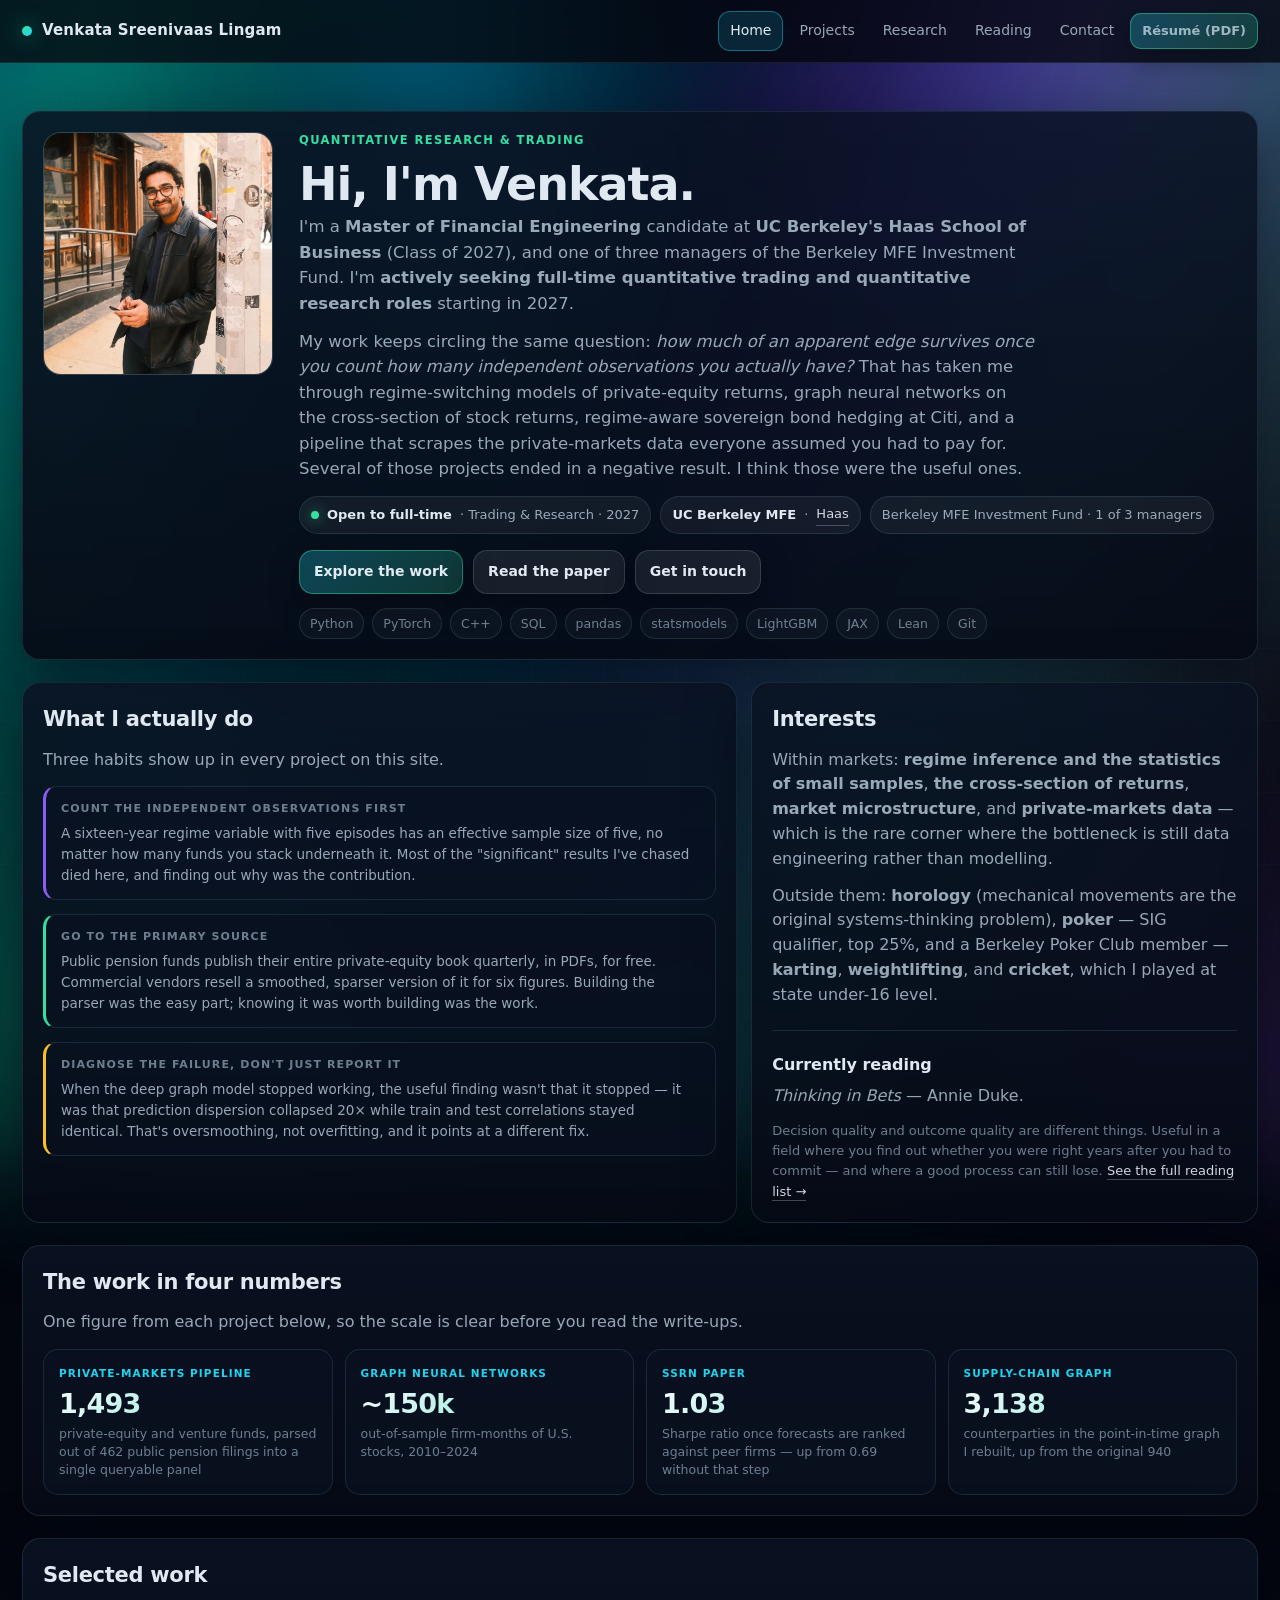
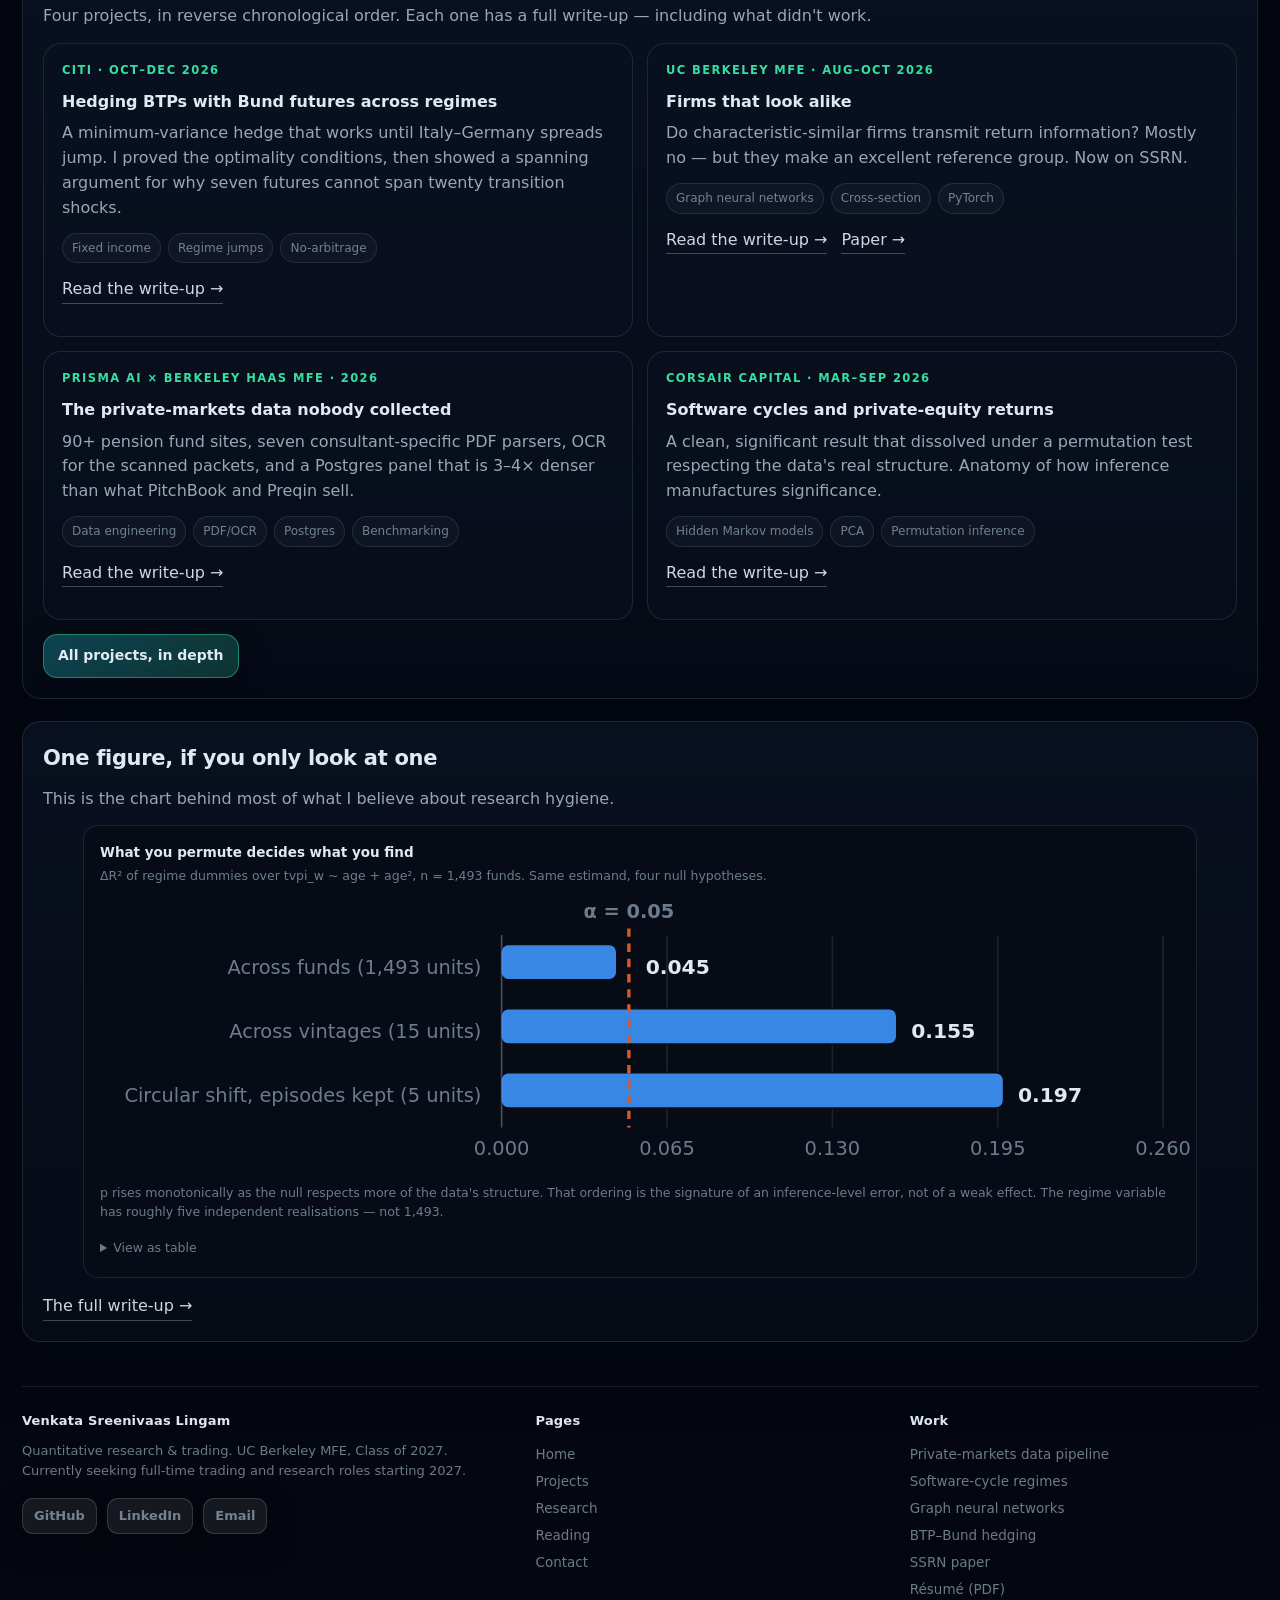
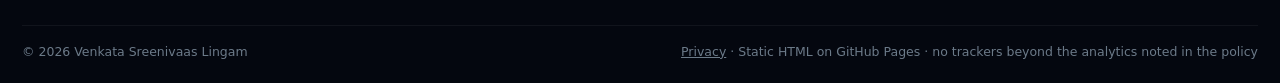
<file: index.html>
<!doctype html>
<html lang="en">
<head>
  <meta charset="utf-8" />
  <meta name="viewport" content="width=device-width, initial-scale=1" />

  <!-- 4. unique title · 5. meta description -->
  <title>Venkata Sreenivaas Lingam — Quantitative Research &amp; Trading | UC Berkeley MFE</title>
  <meta name="description" content="Quantitative researcher and UC Berkeley MFE candidate (Class of 2027), seeking full-time trading and research roles. Work on regime inference, graph neural networks for the cross-section of returns, and private-markets data engineering." />
  <meta name="author" content="Venkata Sreenivaas Lingam" />

  <!-- 7. canonical -->
  <link rel="canonical" href="https://lvsreenivaas.github.io/" />

  <!-- 8. Open Graph / Twitter card -->
  <meta property="og:type" content="profile" />
  <meta property="og:site_name" content="Venkata Sreenivaas Lingam" />
  <meta property="og:title" content="Venkata Sreenivaas Lingam — Quantitative Research &amp; Trading | UC Berkeley MFE" />
  <meta property="og:description" content="Quantitative researcher and UC Berkeley MFE candidate (Class of 2027), seeking full-time trading and research roles. Work on regime inference, graph neural networks for the cross-section of returns, and private-markets data engineering." />
  <meta property="og:url" content="https://lvsreenivaas.github.io/" />
  <meta property="og:image" content="https://lvsreenivaas.github.io/assets/og-image.png" />
  <meta property="og:image:width" content="1200" />
  <meta property="og:image:height" content="630" />
  <meta property="og:image:alt" content="Venkata Sreenivaas Lingam — quantitative research and trading, UC Berkeley MFE" />
  <meta name="twitter:card" content="summary_large_image" />
  <meta name="twitter:title" content="Venkata Sreenivaas Lingam — Quantitative Research &amp; Trading | UC Berkeley MFE" />
  <meta name="twitter:description" content="Quantitative researcher and UC Berkeley MFE candidate (Class of 2027), seeking full-time trading and research roles. Work on regime inference, graph neural networks for the cross-section of returns, and private-markets data engineering." />
  <meta name="twitter:image" content="https://lvsreenivaas.github.io/assets/og-image.png" />

  <!-- 18. Search Console: replace the token, then hit Verify -->
  <meta name="google-site-verification" content="PASTE_SEARCH_CONSOLE_TOKEN" />

  <link rel="icon" href="assets/favicon.svg" type="image/svg+xml" />
  <link rel="preload" as="image" href="assets/me.webp" fetchpriority="high" />
  <link rel="stylesheet" href="assets/style.css" />

  <!-- 14. structured data · 15. breadcrumb schema -->
<script type="application/ld+json">{"@context":"https://schema.org","@type":"BreadcrumbList","itemListElement":[{"@type":"ListItem","position":1,"name":"Home","item":"https://lvsreenivaas.github.io/"}]}</script>
<script type="application/ld+json">{"@context":"https://schema.org","@type":"Person","@id":"https://lvsreenivaas.github.io/#person","name":"Venkata Sreenivaas Lingam","givenName":"Venkata Sreenivaas","familyName":"Lingam","url":"https://lvsreenivaas.github.io/","image":"https://lvsreenivaas.github.io/assets/og-image.png","email":"mailto:venkata_sl@berkeley.edu","jobTitle":"Quantitative Researcher","description":"Quantitative researcher and UC Berkeley MFE candidate (Class of 2027) working on regime inference, graph learning for the cross-section of returns, and private-markets data engineering.","alumniOf":[{"@type":"CollegeOrUniversity","name":"Rutgers University","url":"https://www.rutgers.edu/"}],"affiliation":{"@type":"EducationalOrganization","name":"University of California, Berkeley \u2014 Haas School of Business","url":"https://mfe.haas.berkeley.edu/","department":{"@type":"EducationalOrganization","name":"Master of Financial Engineering"}},"knowsAbout":["Quantitative research","Statistical arbitrage","Regime-switching models","Graph neural networks","Market microstructure","Private equity data","Fixed income hedging","Time-series forecasting"],"sameAs":["https://github.com/lvsreenivaas","https://linkedin.com/in/sreenivaaslv","https://papers.ssrn.com/sol3/papers.cfm?abstract_id=7661378"],"seeks":{"@type":"Demand","name":"Full-time quantitative trading and quantitative research roles"}}</script>
<script type="application/ld+json">{"@context":"https://schema.org","@type":"WebSite","@id":"https://lvsreenivaas.github.io/#website","url":"https://lvsreenivaas.github.io/","name":"Venkata Sreenivaas Lingam","description":"Quantitative research projects, papers and notes.","inLanguage":"en-US","publisher":{"@id":"https://lvsreenivaas.github.io/#person"},"author":{"@id":"https://lvsreenivaas.github.io/#person"}}</script>

  <!-- 17. Analytics: replace G-XXXXXXXXXX with your GA4 measurement ID.
       Until then this loads nothing and tracks nothing. -->
  <script>
    window.GA_ID = "G-XXXXXXXXXX";
    if (window.GA_ID.indexOf("X") === -1) {
      var s = document.createElement("script"); s.async = true;
      s.src = "https://www.googletagmanager.com/gtag/js?id=" + window.GA_ID;
      document.head.appendChild(s);
      window.dataLayer = window.dataLayer || [];
      function gtag(){dataLayer.push(arguments);}
      window.gtag = gtag; gtag("js", new Date());
      gtag("config", window.GA_ID, { anonymize_ip: true });
    }
  </script>
</head>
<body>
<a class="skip" href="#main">Skip to content</a>
<nav class="nav" aria-label="Primary">
  <div class="nav-inner">
    <a class="brand" href="index.html"><span class="dot" aria-hidden="true"></span>
      <strong>Venkata Sreenivaas Lingam</strong></a>
    <div class="nav-links"><a href="index.html" aria-current="page">Home</a><a href="projects.html">Projects</a><a href="research.html">Research</a><a href="reading.html">Reading</a><a href="contact.html">Contact</a>
      <a class="btn primary sm" href="assets/RESUME_VENKATA_SREE_LINGAM.pdf" target="_blank" rel="noopener">Résumé (PDF)</a>
    </div>
  </div>
</nav>
<main id="main" class="wrap">
<section class="section" style="padding-top:26px">
  <div class="card">
    <div class="hero-content">
      <div class="avatar"><picture><source srcset="assets/me-440.webp 440w, assets/me.webp 880w" sizes="(max-width:860px) 100vw, 230px" type="image/webp"><img src="assets/me-880.jpg" width="880" height="904" alt="Venkata Sreenivaas Lingam, standing outdoors in a dark jacket" fetchpriority="high" decoding="async"></picture></div>
      <div>
        <p class="eyebrow">Quantitative research &amp; trading</p>
        <h1>Hi, I'm Venkata.</h1>
        <p class="lead">
          I'm a <b>Master of Financial Engineering</b> candidate at <b>UC Berkeley's Haas School
          of Business</b> (Class of 2027), and one of three managers of the Berkeley MFE
          Investment Fund. I'm <b>actively seeking full-time quantitative trading and
          quantitative research roles</b> starting in 2027.
        </p>
        <p class="lead">
          My work keeps circling the same question: <i>how much of an apparent edge survives
          once you count how many independent observations you actually have?</i> That has taken
          me through regime-switching models of private-equity returns, graph neural networks on
          the cross-section of stock returns, regime-aware sovereign bond hedging at Citi, and a
          pipeline that scrapes the private-markets data everyone assumed you had to pay for.
          Several of those projects ended in a negative result. I think those were the useful ones.
        </p>

        <div class="badges">
          <span class="badge"><span class="pill" aria-hidden="true"></span>
            <b>Open to full-time</b> · Trading &amp; Research · 2027</span>
          <span class="badge"><b>UC Berkeley MFE</b> ·
            <a class="link" href="https://mfe.haas.berkeley.edu/" target="_blank"
               rel="noopener">Haas</a></span>
          <span class="badge">Berkeley MFE Investment Fund · 1 of 3 managers</span>
        </div>

        <div class="cta-row">
          <a class="btn primary" href="projects.html">Explore the work</a>
          <a class="btn" href="research.html">Read the paper</a>
          <a class="btn" href="contact.html">Get in touch</a>
        </div>

        <div class="meta" aria-label="Core tools">
          <span>Python</span><span>PyTorch</span><span>C++</span><span>SQL</span>
          <span>pandas</span><span>statsmodels</span><span>LightGBM</span><span>JAX</span>
          <span>Lean</span><span>Git</span>
        </div>
      </div>
    </div>
  </div>
</section>

<section class="section">
  <div class="grid">
    <div class="card col-7">
      <h2>What I actually do</h2>
      <p class="muted">Three habits show up in every project on this site.</p>
      <div class="callout">
        <h4>Count the independent observations first</h4>
        <p>A sixteen-year regime variable with five episodes has an effective sample size of
        five, no matter how many funds you stack underneath it. Most of the "significant"
        results I've chased died here, and finding out why was the contribution.</p>
      </div>
      <div class="callout find">
        <h4>Go to the primary source</h4>
        <p>Public pension funds publish their entire private-equity book quarterly, in PDFs,
        for free. Commercial vendors resell a smoothed, sparser version of it for six figures.
        Building the parser was the easy part; knowing it was worth building was the work.</p>
      </div>
      <div class="callout warn">
        <h4>Diagnose the failure, don't just report it</h4>
        <p>When the deep graph model stopped working, the useful finding wasn't that it stopped
        — it was that prediction dispersion collapsed 20× while train and test correlations
        stayed identical. That's oversmoothing, not overfitting, and it points at a different fix.</p>
      </div>
    </div>

    <div class="card col-5">
      <h2>Interests</h2>
      <p class="muted">
        Within markets: <b>regime inference and the statistics of small samples</b>,
        <b>the cross-section of returns</b>, <b>market microstructure</b>, and
        <b>private-markets data</b> — which is the rare corner where the bottleneck is still
        data engineering rather than modelling.
      </p>
      <p class="muted">
        Outside them: <b>horology</b> (mechanical movements are the original systems-thinking
        problem), <b>poker</b> — SIG qualifier, top 25%, and a Berkeley Poker Club member —
        <b>karting</b>, <b>weightlifting</b>, and <b>cricket</b>, which I played at state
        under-16 level.
      </p>
      <hr class="rule">
      <h3>Currently reading</h3>
      <p class="muted"><i>Thinking in Bets</i> — Annie Duke.</p>
      <p class="note">Decision quality and outcome quality are different things. Useful in a
      field where you find out whether you were right years after you had to commit — and where
      a good process can still lose.
      <a class="link" href="reading.html">See the full reading list →</a></p>
    </div>
  </div>
</section>

<section class="section" aria-labelledby="numbers-h">
  <div class="card">
    <h2 id="numbers-h">The work in four numbers</h2>
    <p class="muted">One figure from each project below, so the scale is clear before you
      read the write-ups.</p>
    <div class="stats" style="margin-top:14px">
      <a class="stat" href="projects.html#prisma">
        <span class="p">Private-markets pipeline</span>
        <span class="n">1,493</span>
        <span class="l">private-equity and venture funds, parsed out of 462 public pension
          filings into a single queryable panel</span></a>
      <a class="stat" href="projects.html#gnn">
        <span class="p">Graph neural networks</span>
        <span class="n">~150k</span>
        <span class="l">out-of-sample firm-months of U.S. stocks, 2010&ndash;2024</span></a>
      <a class="stat" href="research.html">
        <span class="p">SSRN paper</span>
        <span class="n">1.03</span>
        <span class="l">Sharpe ratio once forecasts are ranked against peer firms &mdash;
          up from 0.69 without that step</span></a>
      <a class="stat" href="projects.html#gnn">
        <span class="p">Supply-chain graph</span>
        <span class="n">3,138</span>
        <span class="l">counterparties in the point-in-time graph I rebuilt, up from the
          original 940</span></a>
    </div>
  </div>
</section>

<section class="section">
  <div class="card">
    <h2>Selected work</h2>
    <p class="muted">Four projects, in reverse chronological order. Each one has a full
      write-up — including what didn't work.</p>

    <div class="grid" style="margin-top:14px">
      <div class="col-6"><div class="proj" style="height:100%">
        <p class="eyebrow">Citi · Oct–Dec 2026</p>
        <h3>Hedging BTPs with Bund futures across regimes</h3>
        <p class="muted">A minimum-variance hedge that works until Italy–Germany spreads jump.
        I proved the optimality conditions, then showed a spanning argument for why seven
        futures cannot span twenty transition shocks.</p>
        <div class="tags"><span class="tag">Fixed income</span><span class="tag">Regime jumps</span>
          <span class="tag">No-arbitrage</span></div>
        <div class="row"><a class="link" href="projects.html#citi">Read the write-up →</a></div>
      </div></div>

      <div class="col-6"><div class="proj" style="height:100%">
        <p class="eyebrow">UC Berkeley MFE · Aug–Oct 2026</p>
        <h3>Firms that look alike</h3>
        <p class="muted">Do characteristic-similar firms transmit return information? Mostly
        no — but they make an excellent reference group. Now on SSRN.</p>
        <div class="tags"><span class="tag">Graph neural networks</span>
          <span class="tag">Cross-section</span><span class="tag">PyTorch</span></div>
        <div class="row"><a class="link" href="projects.html#gnn">Read the write-up →</a>
          <a class="link" href="research.html">Paper →</a></div>
      </div></div>

      <div class="col-6"><div class="proj" style="height:100%">
        <p class="eyebrow">Prisma AI × Berkeley Haas MFE · 2026</p>
        <h3>The private-markets data nobody collected</h3>
        <p class="muted">90+ pension fund sites, seven consultant-specific PDF parsers, OCR for
        the scanned packets, and a Postgres panel that is 3–4× denser than what PitchBook and
        Preqin sell.</p>
        <div class="tags"><span class="tag">Data engineering</span><span class="tag">PDF/OCR</span>
          <span class="tag">Postgres</span><span class="tag">Benchmarking</span></div>
        <div class="row"><a class="link" href="projects.html#prisma">Read the write-up →</a></div>
      </div></div>

      <div class="col-6"><div class="proj" style="height:100%">
        <p class="eyebrow">Corsair Capital · Mar–Sep 2026</p>
        <h3>Software cycles and private-equity returns</h3>
        <p class="muted">A clean, significant result that dissolved under a permutation test
        respecting the data's real structure. Anatomy of how inference manufactures significance.</p>
        <div class="tags"><span class="tag">Hidden Markov models</span><span class="tag">PCA</span>
          <span class="tag">Permutation inference</span></div>
        <div class="row"><a class="link" href="projects.html#regimes">Read the write-up →</a></div>
      </div></div>
    </div>

    <div class="row"><a class="btn primary" href="projects.html">All projects, in depth</a></div>
  </div>
</section>

<section class="section">
  <div class="card">
    <h2>One figure, if you only look at one</h2>
    <p class="muted">This is the chart behind most of what I believe about research hygiene.</p>
    <figure class="chart"><p class="ct">What you permute decides what you find</p><p class="cs">ΔR² of regime dummies over tvpi_w ~ age + age², n = 1,493 funds. Same estimand, four null hypotheses.</p><svg viewBox="0 0 640 164" role="img" aria-label="Bar chart: Across funds (1,493 units) 0.045, Across vintages (15 units) 0.155, Circular shift, episodes kept (5 units) 0.197"><line class="grid" x1="238.0" y1="22" x2="238.0" y2="136"/><text class="lbl" x="238.0" y="152" text-anchor="middle">0.000</text><line class="grid" x1="336.0" y1="22" x2="336.0" y2="136"/><text class="lbl" x="336.0" y="152" text-anchor="middle">0.065</text><line class="grid" x1="434.0" y1="22" x2="434.0" y2="136"/><text class="lbl" x="434.0" y="152" text-anchor="middle">0.130</text><line class="grid" x1="532.0" y1="22" x2="532.0" y2="136"/><text class="lbl" x="532.0" y="152" text-anchor="middle">0.195</text><line class="grid" x1="630.0" y1="22" x2="630.0" y2="136"/><text class="lbl" x="630.0" y="152" text-anchor="middle">0.260</text><g class="mark" tabindex="0" role="listitem" aria-label="Across funds (1,493 units): 0.045"><rect class="hit" x="0" y="22" width="640" height="38"/><text class="lbl" x="226" y="45" text-anchor="end">Across funds (1,493 units)</text><rect class="bar" x="238" y="28" width="67.8" height="20" fill="#3987e5"/><text class="val" x="323.4" y="45">0.045</text><g class="tip"><rect x="105" y="-24" width="334" height="43"/><text x="115" y="-5">Across funds (1,493 units): 0.045</text><text x="115" y="10">The naive null. Treats every fund as independent.</text></g></g><g class="mark" tabindex="0" role="listitem" aria-label="Across vintages (15 units): 0.155"><rect class="hit" x="0" y="60" width="640" height="38"/><text class="lbl" x="226" y="83" text-anchor="end">Across vintages (15 units)</text><rect class="bar" x="238" y="66" width="233.7" height="20" fill="#3987e5"/><text class="val" x="480.7" y="83">0.155</text><g class="tip"><rect x="239" y="14" width="231" height="43"/><text x="249" y="33">Across vintages (15 units): 0.155</text><text x="249" y="48">Respects vintage clustering.</text></g></g><g class="mark" tabindex="0" role="listitem" aria-label="Circular shift, episodes kept (5 units): 0.197"><rect class="hit" x="0" y="98" width="640" height="38"/><text class="lbl" x="226" y="121" text-anchor="end">Circular shift, episodes kept (5 units)</text><rect class="bar" x="238" y="104" width="297.0" height="20" fill="#3987e5"/><text class="val" x="544.0" y="121">0.197</text><g class="tip"><rect x="159" y="52" width="455" height="43"/><text x="169" y="71">Circular shift, episodes kept (5 units): 0.197</text><text x="169" y="86">Respects the actual 5 regime episodes. Only 61 distinct draws exist.</text></g></g><line class="thresh" x1="313.4" y1="18" x2="313.4" y2="136"/><text class="lbl" x="313.4" y="12" text-anchor="middle" fill="#d95926" style="font-weight:600">α = 0.05</text><line class="axis" x1="238" y1="22" x2="238" y2="136"/></svg><figcaption>p rises monotonically as the null respects more of the data's structure. That ordering is the signature of an inference-level error, not of a weak effect. The regime variable has roughly five independent realisations — not 1,493.</figcaption><details class="tableview"><summary>View as table</summary><div class="scroll-x"><table class="tbl"><caption class="note" style="text-align:left;padding:6px 0">Observed ΔR² = 0.00351 against a baseline R² of 0.1253. Only 50 distinct randomisations exist at the episode level, so the floor p is 0.020.</caption><thead><tr><th>Null hypothesis</th><th>Units</th><th>Draws</th><th>Mean ΔR²</th><th>p</th></tr></thead><tbody><tr><td>Across funds (naive)</td><td class="num">1,493</td><td class="num">1,000</td><td class="num">0.00114</td><td class="num"><b>0.045</b></td></tr><tr><td>Across vintages</td><td class="num">15</td><td class="num">1,000</td><td class="num">0.00194</td><td class="num">0.155</td></tr><tr><td>Circular shift, episodes kept</td><td class="num">5</td><td class="num">61</td><td class="num">0.00220</td><td class="num">0.197</td></tr></tbody></table></div></details></figure>
    <div class="row"><a class="link" href="projects.html#regimes">The full write-up →</a></div>
  </div>
</section>
</main><footer class="wrap">
  <div class="foot">
    <div>
      <h4>Venkata Sreenivaas Lingam</h4>
      <p class="note">Quantitative research &amp; trading. UC Berkeley MFE, Class of 2027.
      Currently seeking full-time trading and research roles starting 2027.</p>
      <div class="cta-row">
        <a class="btn sm" href="https://github.com/lvsreenivaas" rel="me noopener" target="_blank">GitHub</a>
        <a class="btn sm" href="https://linkedin.com/in/sreenivaaslv" rel="me noopener" target="_blank">LinkedIn</a>
        <a class="btn sm" href="mailto:venkata_sl@berkeley.edu">Email</a>
      </div>
    </div>
    <div>
      <h4>Pages</h4>
      <a href="index.html">Home</a>
      <a href="projects.html">Projects</a>
      <a href="research.html">Research</a>
      <a href="reading.html">Reading</a>
      <a href="contact.html">Contact</a>
    </div>
    <div>
      <h4>Work</h4>
      <a href="projects.html#prisma">Private-markets data pipeline</a>
      <a href="projects.html#regimes">Software-cycle regimes</a>
      <a href="projects.html#gnn">Graph neural networks</a>
      <a href="projects.html#citi">BTP–Bund hedging</a>
      <a href="research.html#firms-that-look-alike">SSRN paper</a>
      <a href="assets/RESUME_VENKATA_SREE_LINGAM.pdf" target="_blank" rel="noopener">Résumé (PDF)</a>
    </div>
  </div>
  <div class="foot-end">
    <span>© <span id="year">2026</span> Venkata Sreenivaas Lingam</span>
    <span><a href="privacy.html" style="display:inline">Privacy</a> ·
      Static HTML on GitHub Pages · no trackers beyond the analytics noted in the policy</span>
  </div>
</footer>
<script>
  document.getElementById("year").textContent = new Date().getFullYear();
</script>
</body>
</html>
</file>
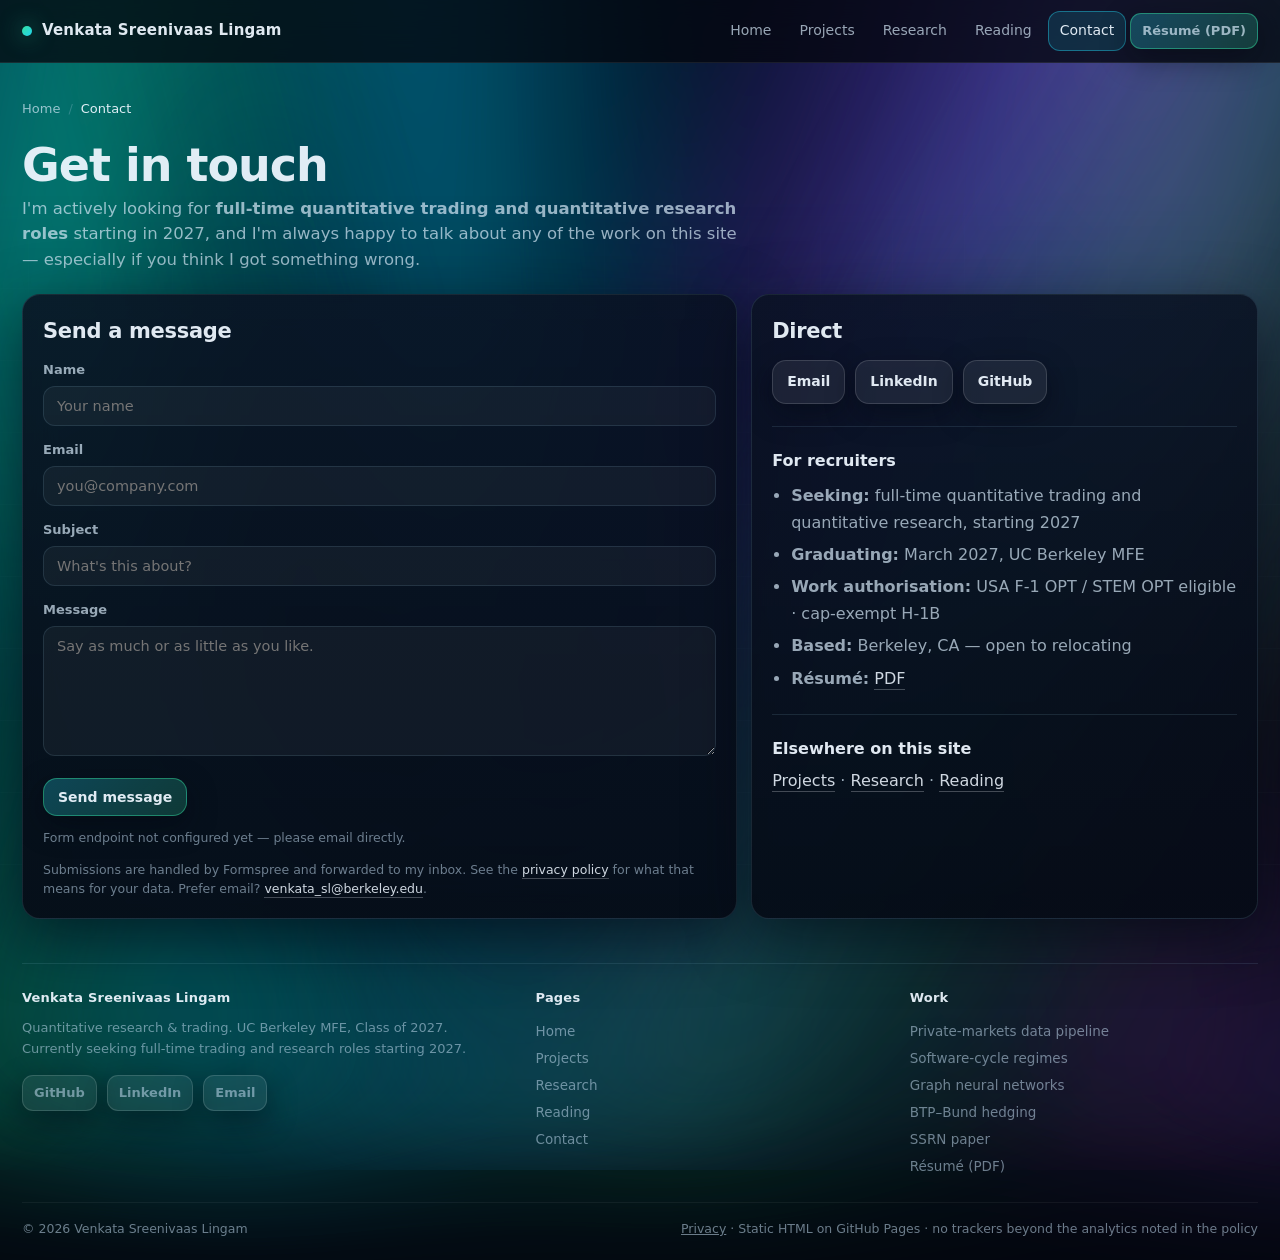
<file: contact.html>
<!doctype html>
<html lang="en">
<head>
  <meta charset="utf-8" />
  <meta name="viewport" content="width=device-width, initial-scale=1" />

  <!-- 4. unique title · 5. meta description -->
  <title>Contact — Open to Full-Time Trading &amp; Research Roles | Venkata Sreenivaas Lingam</title>
  <meta name="description" content="Get in touch with Venkata Sreenivaas Lingam. Seeking full-time quantitative trading and research roles starting 2027. Graduating March 2027 from the UC Berkeley MFE. Cap-exempt H-1B, F-1 OPT / STEM OPT eligible." />
  <meta name="author" content="Venkata Sreenivaas Lingam" />

  <!-- 7. canonical -->
  <link rel="canonical" href="https://lvsreenivaas.github.io/contact.html" />

  <!-- 8. Open Graph / Twitter card -->
  <meta property="og:type" content="website" />
  <meta property="og:site_name" content="Venkata Sreenivaas Lingam" />
  <meta property="og:title" content="Contact — Open to Full-Time Trading &amp; Research Roles | Venkata Sreenivaas Lingam" />
  <meta property="og:description" content="Get in touch with Venkata Sreenivaas Lingam. Seeking full-time quantitative trading and research roles starting 2027. Graduating March 2027 from the UC Berkeley MFE. Cap-exempt H-1B, F-1 OPT / STEM OPT eligible." />
  <meta property="og:url" content="https://lvsreenivaas.github.io/contact.html" />
  <meta property="og:image" content="https://lvsreenivaas.github.io/assets/og-image.png" />
  <meta property="og:image:width" content="1200" />
  <meta property="og:image:height" content="630" />
  <meta property="og:image:alt" content="Venkata Sreenivaas Lingam — quantitative research and trading, UC Berkeley MFE" />
  <meta name="twitter:card" content="summary_large_image" />
  <meta name="twitter:title" content="Contact — Open to Full-Time Trading &amp; Research Roles | Venkata Sreenivaas Lingam" />
  <meta name="twitter:description" content="Get in touch with Venkata Sreenivaas Lingam. Seeking full-time quantitative trading and research roles starting 2027. Graduating March 2027 from the UC Berkeley MFE. Cap-exempt H-1B, F-1 OPT / STEM OPT eligible." />
  <meta name="twitter:image" content="https://lvsreenivaas.github.io/assets/og-image.png" />

  <!-- 18. Search Console: replace the token, then hit Verify -->
  <meta name="google-site-verification" content="PASTE_SEARCH_CONSOLE_TOKEN" />

  <link rel="icon" href="assets/favicon.svg" type="image/svg+xml" />
  <link rel="preload" as="image" href="assets/me.webp" fetchpriority="high" />
  <link rel="stylesheet" href="assets/style.css" />

  <!-- 14. structured data · 15. breadcrumb schema -->
<script type="application/ld+json">{"@context":"https://schema.org","@type":"BreadcrumbList","itemListElement":[{"@type":"ListItem","position":1,"name":"Home","item":"https://lvsreenivaas.github.io/"},{"@type":"ListItem","position":2,"name":"Contact","item":"https://lvsreenivaas.github.io/contact.html"}]}</script>
<script type="application/ld+json">{"@context":"https://schema.org","@type":"ContactPage","name":"Contact","url":"https://lvsreenivaas.github.io/contact.html","mainEntity":{"@id":"https://lvsreenivaas.github.io/#person"}}</script>

  <!-- 17. Analytics: replace G-XXXXXXXXXX with your GA4 measurement ID.
       Until then this loads nothing and tracks nothing. -->
  <script>
    window.GA_ID = "G-XXXXXXXXXX";
    if (window.GA_ID.indexOf("X") === -1) {
      var s = document.createElement("script"); s.async = true;
      s.src = "https://www.googletagmanager.com/gtag/js?id=" + window.GA_ID;
      document.head.appendChild(s);
      window.dataLayer = window.dataLayer || [];
      function gtag(){dataLayer.push(arguments);}
      window.gtag = gtag; gtag("js", new Date());
      gtag("config", window.GA_ID, { anonymize_ip: true });
    }
  </script>
</head>
<body>
<a class="skip" href="#main">Skip to content</a>
<nav class="nav" aria-label="Primary">
  <div class="nav-inner">
    <a class="brand" href="index.html"><span class="dot" aria-hidden="true"></span>
      <strong>Venkata Sreenivaas Lingam</strong></a>
    <div class="nav-links"><a href="index.html">Home</a><a href="projects.html">Projects</a><a href="research.html">Research</a><a href="reading.html">Reading</a><a href="contact.html" aria-current="page">Contact</a>
      <a class="btn primary sm" href="assets/RESUME_VENKATA_SREE_LINGAM.pdf" target="_blank" rel="noopener">Résumé (PDF)</a>
    </div>
  </div>
</nav>
<main id="main" class="wrap"><nav class="crumbs" aria-label="Breadcrumb"><a href="index.html">Home</a><span class="sep" aria-hidden="true">/</span><span aria-current="page">Contact</span></nav>
<section class="section">
  <h1>Get in touch</h1>
  <p class="lead">I'm actively looking for <b>full-time quantitative trading and quantitative
  research roles</b> starting in 2027, and I'm always happy to talk about any of the work on
  this site — especially if you think I got something wrong.</p>
</section>

<section class="section">
  <div class="grid">
    <div class="card col-7">
      <h2>Send a message</h2>
      <form action="https://formspree.io/f/PASTE_FORM_ID" method="POST" id="contactForm">
        <div class="field">
          <label for="cname">Name</label>
          <input id="cname" type="text" name="name" autocomplete="name" required
                 maxlength="120" placeholder="Your name">
        </div>
        <div class="field">
          <label for="cemail">Email</label>
          <input id="cemail" type="email" name="email" autocomplete="email" required
                 maxlength="200" placeholder="you@company.com">
        </div>
        <div class="field">
          <label for="csubj">Subject</label>
          <input id="csubj" type="text" name="_subject" maxlength="160"
                 placeholder="What's this about?">
        </div>
        <div class="field">
          <label for="cmsg">Message</label>
          <textarea id="cmsg" name="message" required maxlength="4000"
                    placeholder="Say as much or as little as you like."></textarea>
        </div>
        <!-- honeypot: bots fill this, humans never see it -->
        <div class="hp" aria-hidden="true">
          <label for="company_website">Leave this empty</label>
          <input id="company_website" type="text" name="_gotcha" tabindex="-1"
                 autocomplete="off">
        </div>
        <button class="btn primary" type="submit">Send message</button>
        <p class="formnote" id="formStatus" role="status" aria-live="polite"></p>
        <p class="formnote">Submissions are handled by Formspree and forwarded to my inbox.
        See the <a class="link" href="privacy.html">privacy policy</a> for what that means for
        your data. Prefer email? <a class="link" href="mailto:venkata_sl@berkeley.edu">venkata_sl@berkeley.edu</a>.</p>
      </form>
    </div>

    <div class="card col-5">
      <h2>Direct</h2>
      <div class="cta-row" style="margin-top:4px">
        <a class="btn" href="mailto:venkata_sl@berkeley.edu">Email</a>
        <a class="btn" href="https://linkedin.com/in/sreenivaaslv" target="_blank" rel="me noopener">LinkedIn</a>
        <a class="btn" href="https://github.com/lvsreenivaas" target="_blank" rel="me noopener">GitHub</a>
      </div>
      <hr class="rule">
      <h3>For recruiters</h3>
      <ul class="list">
        <li><b>Seeking:</b> full-time quantitative trading and quantitative research,
          starting 2027</li>
        <li><b>Graduating:</b> March 2027, UC Berkeley MFE</li>
        <li><b>Work authorisation:</b> USA F-1 OPT / STEM OPT eligible · cap-exempt H-1B</li>
        <li><b>Based:</b> Berkeley, CA — open to relocating</li>
        <li><b>Résumé:</b> <a class="link" href="assets/RESUME_VENKATA_SREE_LINGAM.pdf" target="_blank"
          rel="noopener">PDF</a></li>
      </ul>
      <hr class="rule">
      <h3>Elsewhere on this site</h3>
      <p class="muted"><a class="link" href="projects.html">Projects</a> ·
        <a class="link" href="research.html">Research</a> ·
        <a class="link" href="reading.html">Reading</a></p>
    </div>
  </div>
</section>

<script>
  (function () {
    var f = document.getElementById("contactForm");
    var s = document.getElementById("formStatus");
    if (!f) return;
    if (f.action.indexOf("PASTE_FORM_ID") !== -1) {
      s.textContent = "Form endpoint not configured yet \u2014 please email directly.";
      return;
    }
    f.addEventListener("submit", function (e) {
      e.preventDefault();
      s.textContent = "Sending\u2026";
      fetch(f.action, {
        method: "POST", body: new FormData(f), headers: { Accept: "application/json" }
      }).then(function (r) {
        if (r.ok) { f.reset(); s.textContent = "Thanks \u2014 message sent. I'll reply soon."; }
        else { s.textContent = "Something went wrong. Please email me directly."; }
      }).catch(function () {
        s.textContent = "Network error. Please email me directly.";
      });
    });
  })();
</script>
</main><footer class="wrap">
  <div class="foot">
    <div>
      <h4>Venkata Sreenivaas Lingam</h4>
      <p class="note">Quantitative research &amp; trading. UC Berkeley MFE, Class of 2027.
      Currently seeking full-time trading and research roles starting 2027.</p>
      <div class="cta-row">
        <a class="btn sm" href="https://github.com/lvsreenivaas" rel="me noopener" target="_blank">GitHub</a>
        <a class="btn sm" href="https://linkedin.com/in/sreenivaaslv" rel="me noopener" target="_blank">LinkedIn</a>
        <a class="btn sm" href="mailto:venkata_sl@berkeley.edu">Email</a>
      </div>
    </div>
    <div>
      <h4>Pages</h4>
      <a href="index.html">Home</a>
      <a href="projects.html">Projects</a>
      <a href="research.html">Research</a>
      <a href="reading.html">Reading</a>
      <a href="contact.html">Contact</a>
    </div>
    <div>
      <h4>Work</h4>
      <a href="projects.html#prisma">Private-markets data pipeline</a>
      <a href="projects.html#regimes">Software-cycle regimes</a>
      <a href="projects.html#gnn">Graph neural networks</a>
      <a href="projects.html#citi">BTP–Bund hedging</a>
      <a href="research.html#firms-that-look-alike">SSRN paper</a>
      <a href="assets/RESUME_VENKATA_SREE_LINGAM.pdf" target="_blank" rel="noopener">Résumé (PDF)</a>
    </div>
  </div>
  <div class="foot-end">
    <span>© <span id="year">2026</span> Venkata Sreenivaas Lingam</span>
    <span><a href="privacy.html" style="display:inline">Privacy</a> ·
      Static HTML on GitHub Pages · no trackers beyond the analytics noted in the policy</span>
  </div>
</footer>
<script>
  document.getElementById("year").textContent = new Date().getFullYear();
</script>
</body>
</html>
</file>
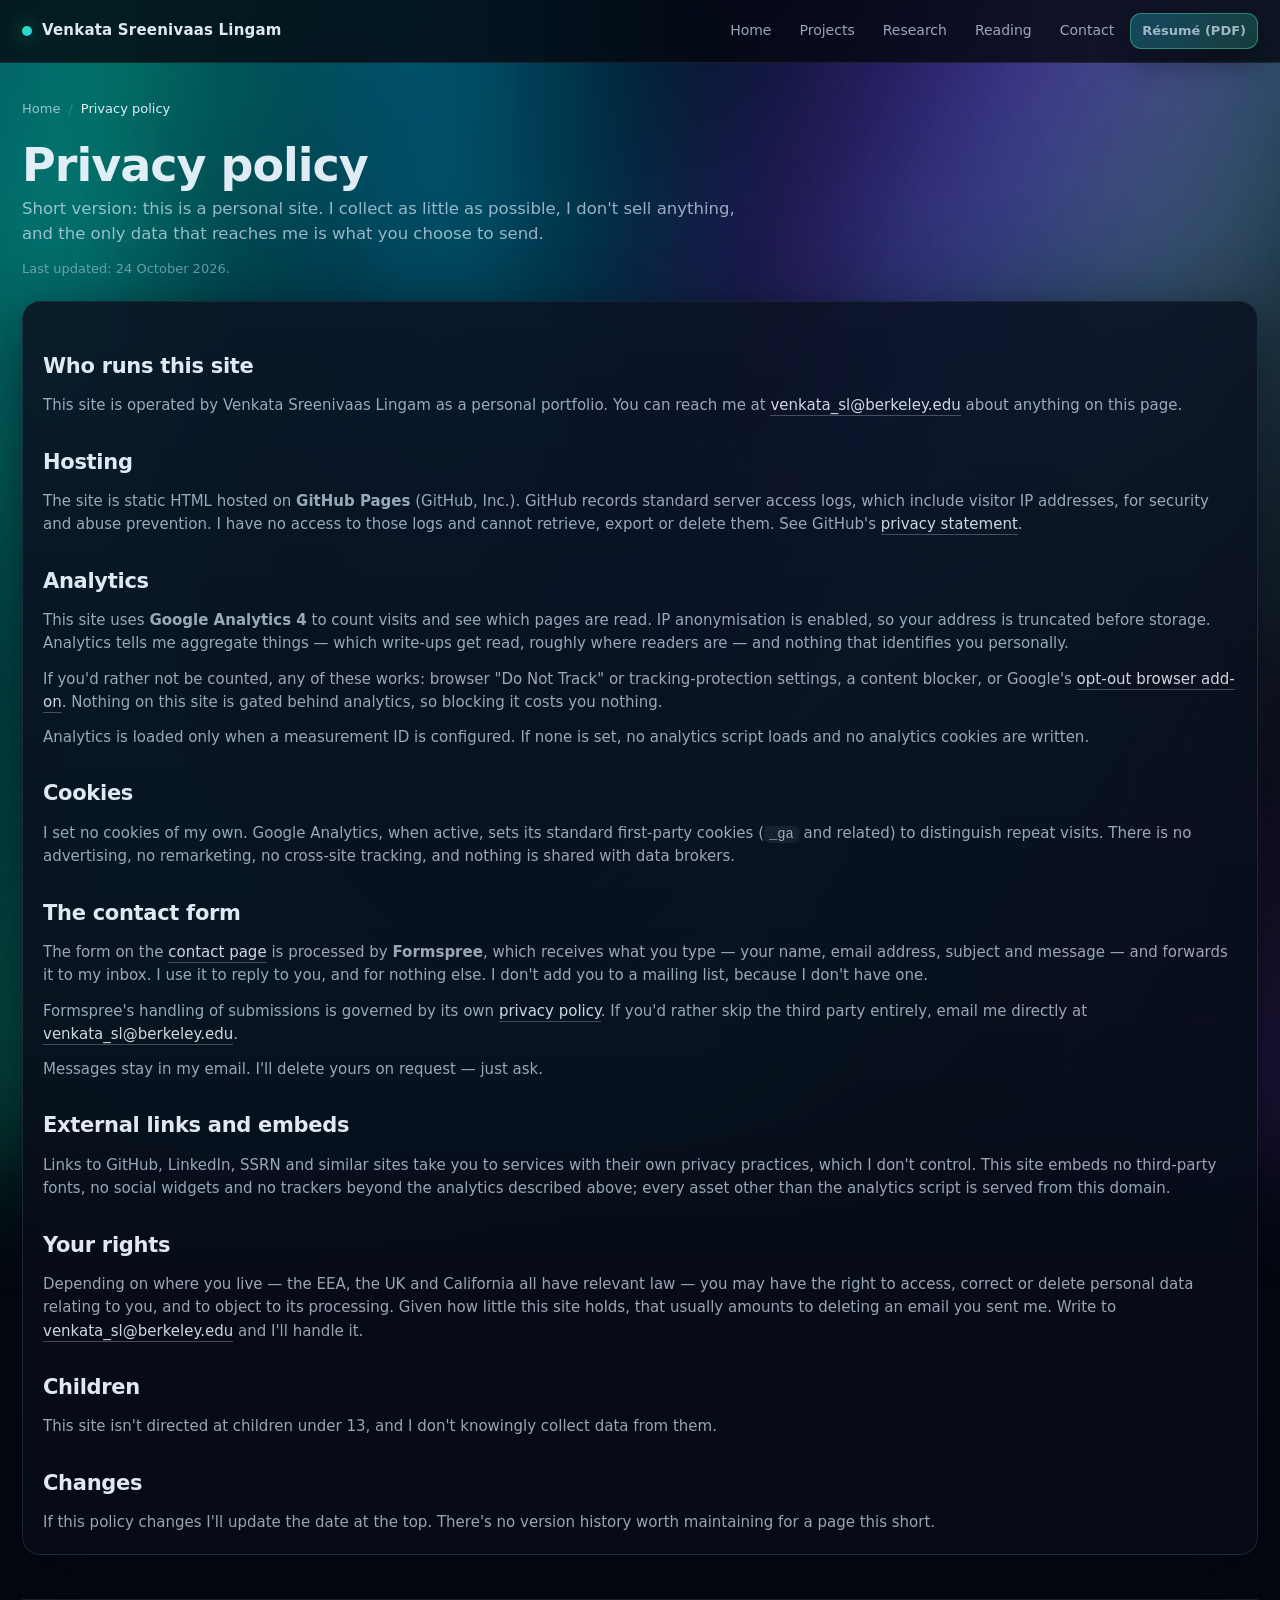
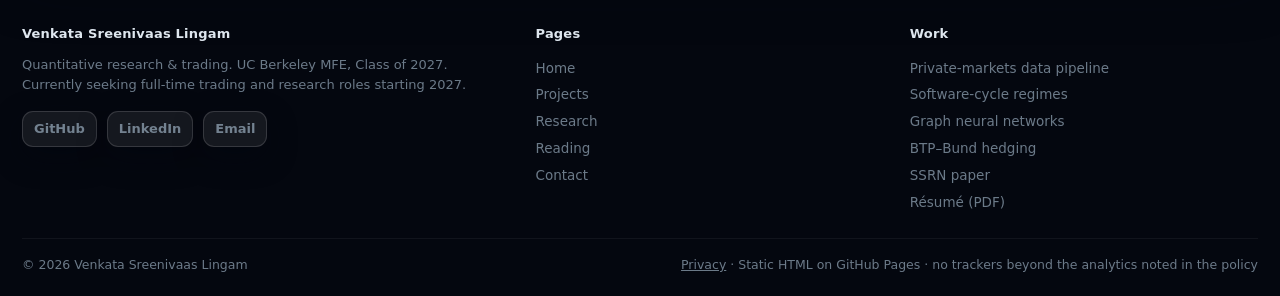
<file: privacy.html>
<!doctype html>
<html lang="en">
<head>
  <meta charset="utf-8" />
  <meta name="viewport" content="width=device-width, initial-scale=1" />

  <!-- 4. unique title · 5. meta description -->
  <title>Privacy Policy | Venkata Sreenivaas Lingam</title>
  <meta name="description" content="How this site handles data: GitHub Pages hosting logs, Google Analytics with IP anonymisation, and Formspree for the contact form. No advertising, no cross-site tracking, no data sales." />
  <meta name="author" content="Venkata Sreenivaas Lingam" />

  <!-- 7. canonical -->
  <link rel="canonical" href="https://lvsreenivaas.github.io/privacy.html" />

  <!-- 8. Open Graph / Twitter card -->
  <meta property="og:type" content="website" />
  <meta property="og:site_name" content="Venkata Sreenivaas Lingam" />
  <meta property="og:title" content="Privacy Policy | Venkata Sreenivaas Lingam" />
  <meta property="og:description" content="How this site handles data: GitHub Pages hosting logs, Google Analytics with IP anonymisation, and Formspree for the contact form. No advertising, no cross-site tracking, no data sales." />
  <meta property="og:url" content="https://lvsreenivaas.github.io/privacy.html" />
  <meta property="og:image" content="https://lvsreenivaas.github.io/assets/og-image.png" />
  <meta property="og:image:width" content="1200" />
  <meta property="og:image:height" content="630" />
  <meta property="og:image:alt" content="Venkata Sreenivaas Lingam — quantitative research and trading, UC Berkeley MFE" />
  <meta name="twitter:card" content="summary_large_image" />
  <meta name="twitter:title" content="Privacy Policy | Venkata Sreenivaas Lingam" />
  <meta name="twitter:description" content="How this site handles data: GitHub Pages hosting logs, Google Analytics with IP anonymisation, and Formspree for the contact form. No advertising, no cross-site tracking, no data sales." />
  <meta name="twitter:image" content="https://lvsreenivaas.github.io/assets/og-image.png" />

  <!-- 18. Search Console: replace the token, then hit Verify -->
  <meta name="google-site-verification" content="PASTE_SEARCH_CONSOLE_TOKEN" />

  <link rel="icon" href="assets/favicon.svg" type="image/svg+xml" />
  <link rel="preload" as="image" href="assets/me.webp" fetchpriority="high" />
  <link rel="stylesheet" href="assets/style.css" />

  <!-- 14. structured data · 15. breadcrumb schema -->
<script type="application/ld+json">{"@context":"https://schema.org","@type":"BreadcrumbList","itemListElement":[{"@type":"ListItem","position":1,"name":"Home","item":"https://lvsreenivaas.github.io/"},{"@type":"ListItem","position":2,"name":"Privacy policy","item":"https://lvsreenivaas.github.io/privacy.html"}]}</script>

  <!-- 17. Analytics: replace G-XXXXXXXXXX with your GA4 measurement ID.
       Until then this loads nothing and tracks nothing. -->
  <script>
    window.GA_ID = "G-XXXXXXXXXX";
    if (window.GA_ID.indexOf("X") === -1) {
      var s = document.createElement("script"); s.async = true;
      s.src = "https://www.googletagmanager.com/gtag/js?id=" + window.GA_ID;
      document.head.appendChild(s);
      window.dataLayer = window.dataLayer || [];
      function gtag(){dataLayer.push(arguments);}
      window.gtag = gtag; gtag("js", new Date());
      gtag("config", window.GA_ID, { anonymize_ip: true });
    }
  </script>
</head>
<body>
<a class="skip" href="#main">Skip to content</a>
<nav class="nav" aria-label="Primary">
  <div class="nav-inner">
    <a class="brand" href="index.html"><span class="dot" aria-hidden="true"></span>
      <strong>Venkata Sreenivaas Lingam</strong></a>
    <div class="nav-links"><a href="index.html">Home</a><a href="projects.html">Projects</a><a href="research.html">Research</a><a href="reading.html">Reading</a><a href="contact.html">Contact</a>
      <a class="btn primary sm" href="assets/RESUME_VENKATA_SREE_LINGAM.pdf" target="_blank" rel="noopener">Résumé (PDF)</a>
    </div>
  </div>
</nav>
<main id="main" class="wrap"><nav class="crumbs" aria-label="Breadcrumb"><a href="index.html">Home</a><span class="sep" aria-hidden="true">/</span><span aria-current="page">Privacy policy</span></nav>
<section class="section">
  <h1>Privacy policy</h1>
  <p class="lead">Short version: this is a personal site. I collect as little as possible, I
  don't sell anything, and the only data that reaches me is what you choose to send.</p>
  <p class="note">Last updated: 24 October 2026.</p>
</section>

<section class="section">
  <div class="card prose">
    <h2>Who runs this site</h2>
    <p>This site is operated by Venkata Sreenivaas Lingam as a personal portfolio. You can reach me at
      <a class="link" href="mailto:venkata_sl@berkeley.edu">venkata_sl@berkeley.edu</a> about anything on this page.</p>

    <h2>Hosting</h2>
    <p>The site is static HTML hosted on <b>GitHub Pages</b> (GitHub, Inc.). GitHub records
    standard server access logs, which include visitor IP addresses, for security and abuse
    prevention. I have no access to those logs and cannot retrieve, export or delete them. See
    GitHub's <a class="link" href="https://docs.github.com/site-policy/privacy-policies/github-privacy-statement"
    target="_blank" rel="noopener">privacy statement</a>.</p>

    <h2>Analytics</h2>
    <p>This site uses <b>Google Analytics 4</b> to count visits and see which pages are read.
    IP anonymisation is enabled, so your address is truncated before storage. Analytics tells me
    aggregate things — which write-ups get read, roughly where readers are — and nothing that
    identifies you personally.</p>
    <p>If you'd rather not be counted, any of these works: browser "Do Not Track" or
    tracking-protection settings, a content blocker, or Google's
    <a class="link" href="https://tools.google.com/dlpage/gaoptout" target="_blank"
    rel="noopener">opt-out browser add-on</a>. Nothing on this site is gated behind analytics,
    so blocking it costs you nothing.</p>
    <p class="note">Analytics is loaded only when a measurement ID is configured. If none is
    set, no analytics script loads and no analytics cookies are written.</p>

    <h2>Cookies</h2>
    <p>I set no cookies of my own. Google Analytics, when active, sets its standard first-party
    cookies (<code>_ga</code> and related) to distinguish repeat visits. There is no
    advertising, no remarketing, no cross-site tracking, and nothing is shared with data
    brokers.</p>

    <h2>The contact form</h2>
    <p>The form on the <a class="link" href="contact.html">contact page</a> is processed by
    <b>Formspree</b>, which receives what you type — your name, email address, subject and
    message — and forwards it to my inbox. I use it to reply to you, and for nothing else. I
    don't add you to a mailing list, because I don't have one.</p>
    <p>Formspree's handling of submissions is governed by its own
    <a class="link" href="https://formspree.io/legal/privacy-policy/" target="_blank"
    rel="noopener">privacy policy</a>. If you'd rather skip the third party entirely, email me
    directly at <a class="link" href="mailto:venkata_sl@berkeley.edu">venkata_sl@berkeley.edu</a>.</p>
    <p>Messages stay in my email. I'll delete yours on request — just ask.</p>

    <h2>External links and embeds</h2>
    <p>Links to GitHub, LinkedIn, SSRN and similar sites take you to services with their own
    privacy practices, which I don't control. This site embeds no third-party fonts, no social
    widgets and no trackers beyond the analytics described above; every asset other than the
    analytics script is served from this domain.</p>

    <h2>Your rights</h2>
    <p>Depending on where you live — the EEA, the UK and California all have relevant law — you
    may have the right to access, correct or delete personal data relating to you, and to object
    to its processing. Given how little this site holds, that usually amounts to deleting an
    email you sent me. Write to <a class="link" href="mailto:venkata_sl@berkeley.edu">venkata_sl@berkeley.edu</a> and I'll
    handle it.</p>

    <h2>Children</h2>
    <p>This site isn't directed at children under 13, and I don't knowingly collect data
    from them.</p>

    <h2>Changes</h2>
    <p>If this policy changes I'll update the date at the top. There's no version history worth
    maintaining for a page this short.</p>
  </div>
</section>
</main><footer class="wrap">
  <div class="foot">
    <div>
      <h4>Venkata Sreenivaas Lingam</h4>
      <p class="note">Quantitative research &amp; trading. UC Berkeley MFE, Class of 2027.
      Currently seeking full-time trading and research roles starting 2027.</p>
      <div class="cta-row">
        <a class="btn sm" href="https://github.com/lvsreenivaas" rel="me noopener" target="_blank">GitHub</a>
        <a class="btn sm" href="https://linkedin.com/in/sreenivaaslv" rel="me noopener" target="_blank">LinkedIn</a>
        <a class="btn sm" href="mailto:venkata_sl@berkeley.edu">Email</a>
      </div>
    </div>
    <div>
      <h4>Pages</h4>
      <a href="index.html">Home</a>
      <a href="projects.html">Projects</a>
      <a href="research.html">Research</a>
      <a href="reading.html">Reading</a>
      <a href="contact.html">Contact</a>
    </div>
    <div>
      <h4>Work</h4>
      <a href="projects.html#prisma">Private-markets data pipeline</a>
      <a href="projects.html#regimes">Software-cycle regimes</a>
      <a href="projects.html#gnn">Graph neural networks</a>
      <a href="projects.html#citi">BTP–Bund hedging</a>
      <a href="research.html#firms-that-look-alike">SSRN paper</a>
      <a href="assets/RESUME_VENKATA_SREE_LINGAM.pdf" target="_blank" rel="noopener">Résumé (PDF)</a>
    </div>
  </div>
  <div class="foot-end">
    <span>© <span id="year">2026</span> Venkata Sreenivaas Lingam</span>
    <span><a href="privacy.html" style="display:inline">Privacy</a> ·
      Static HTML on GitHub Pages · no trackers beyond the analytics noted in the policy</span>
  </div>
</footer>
<script>
  document.getElementById("year").textContent = new Date().getFullYear();
</script>
</body>
</html>
</file>
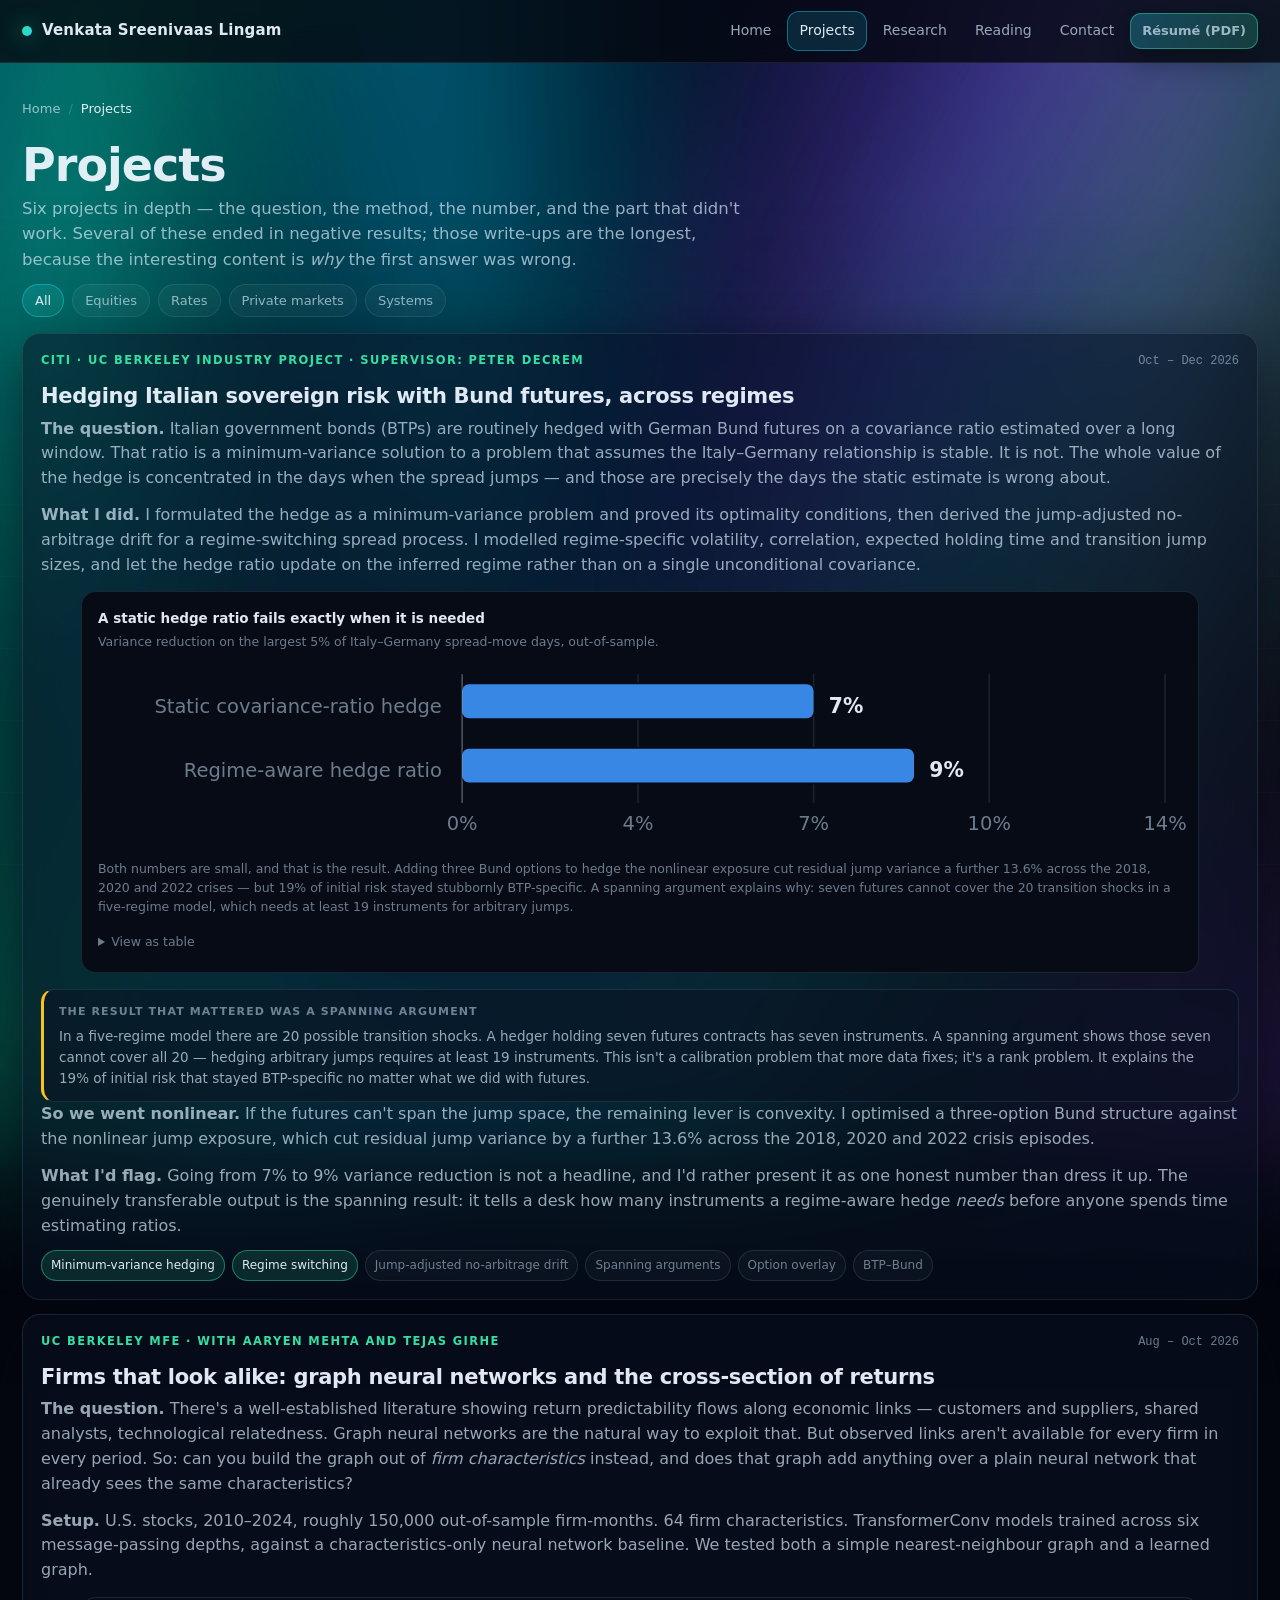
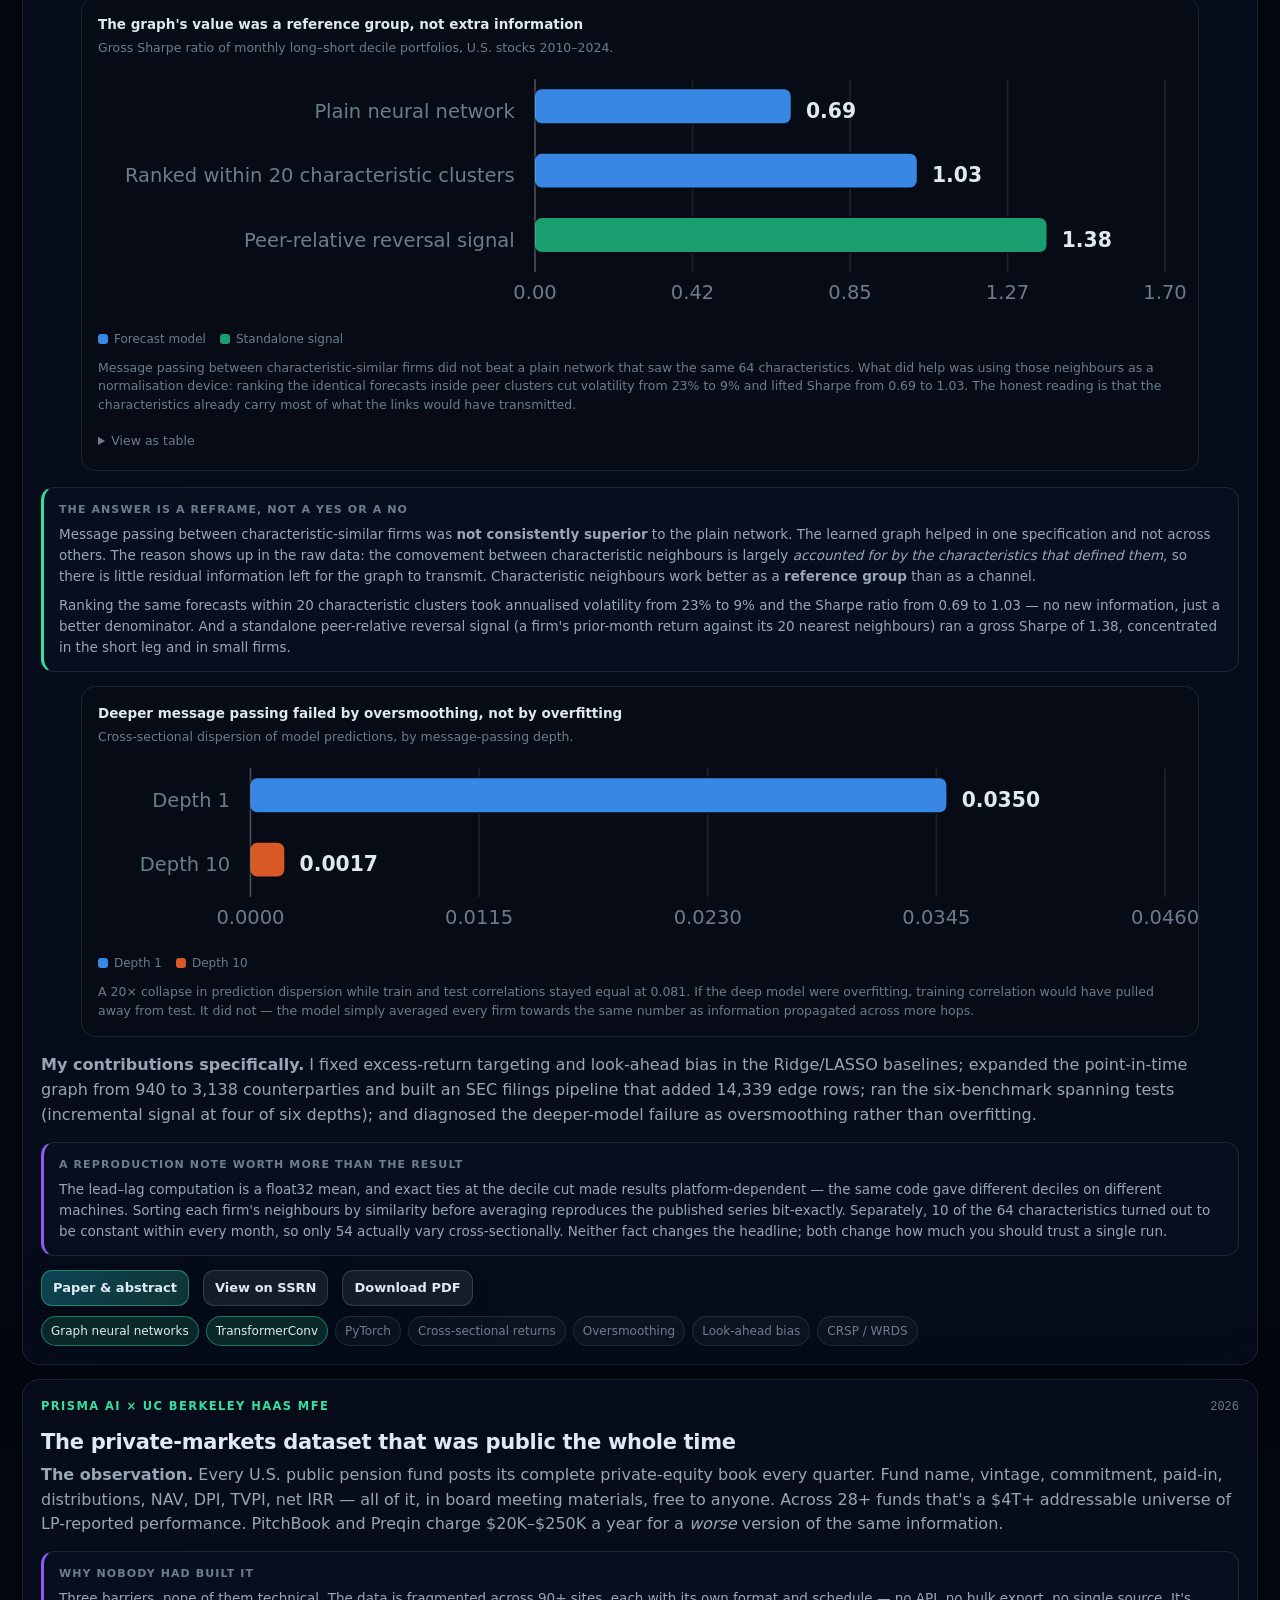
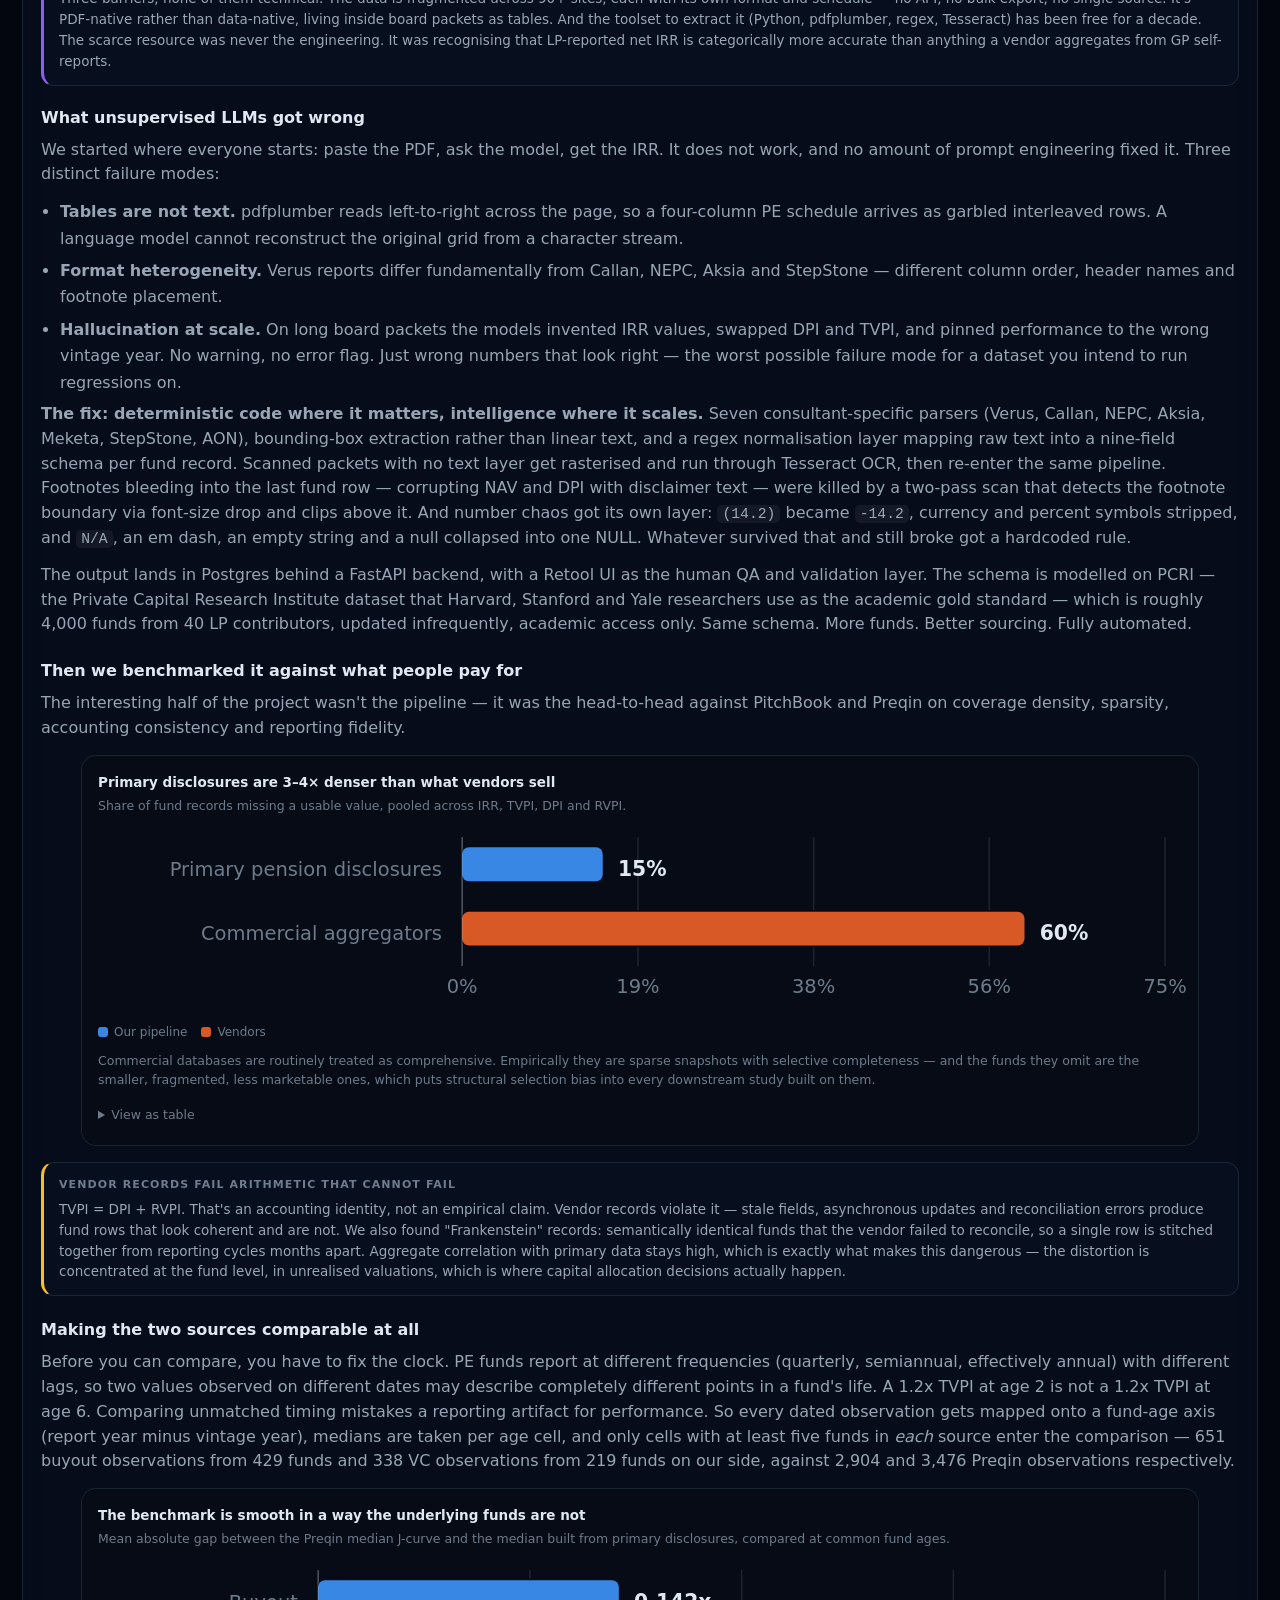
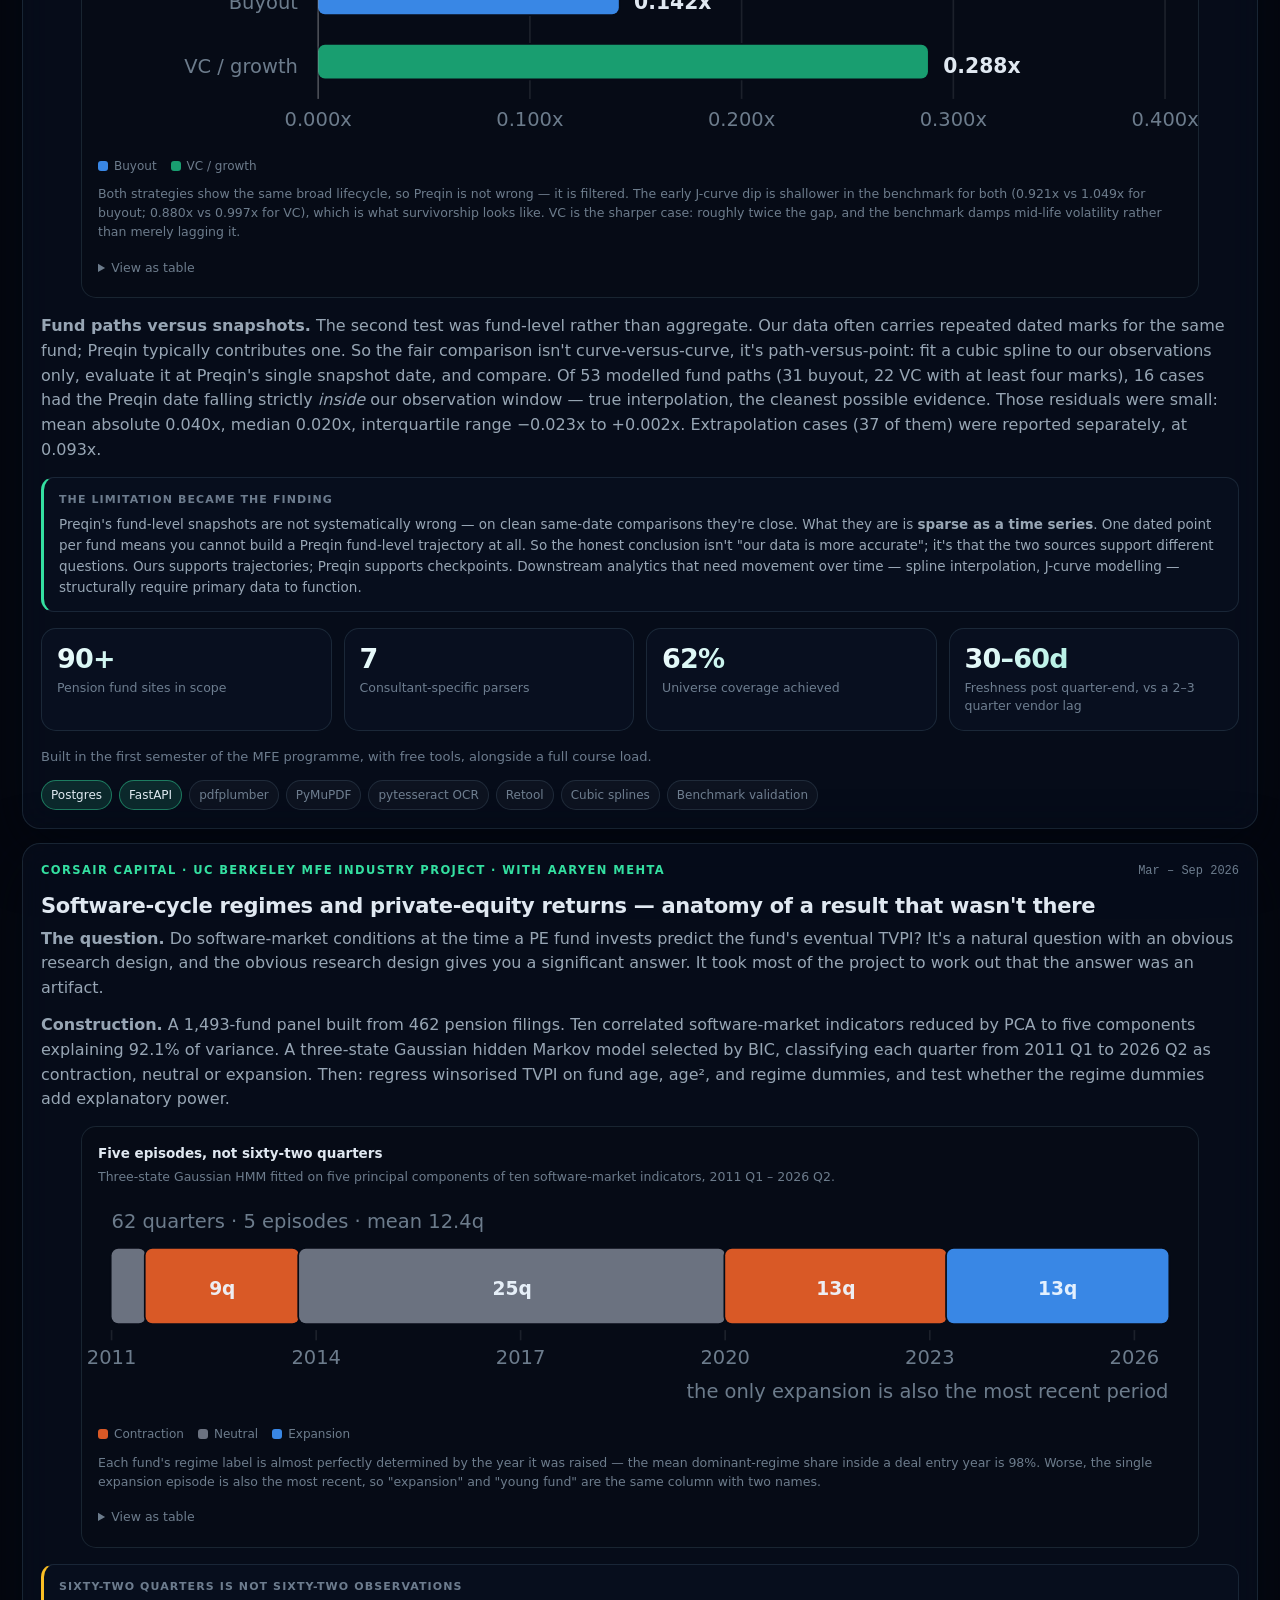
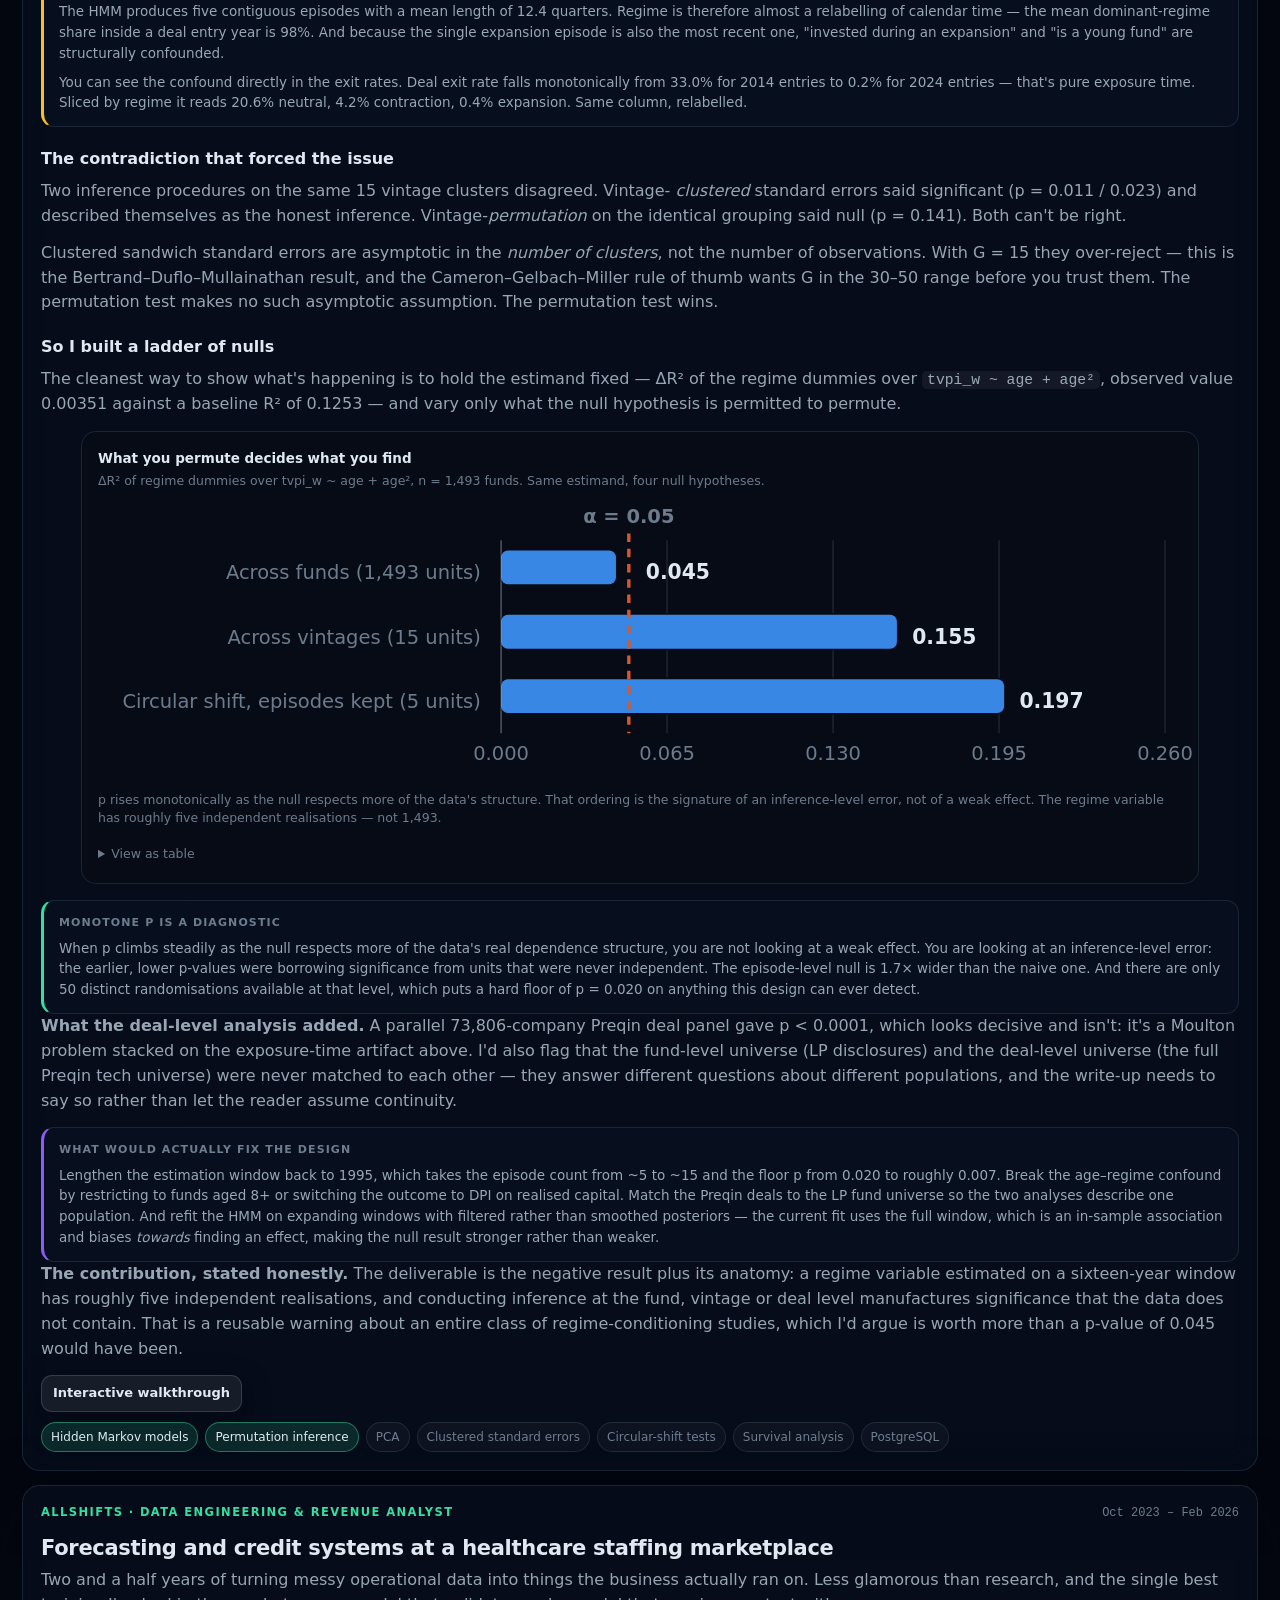
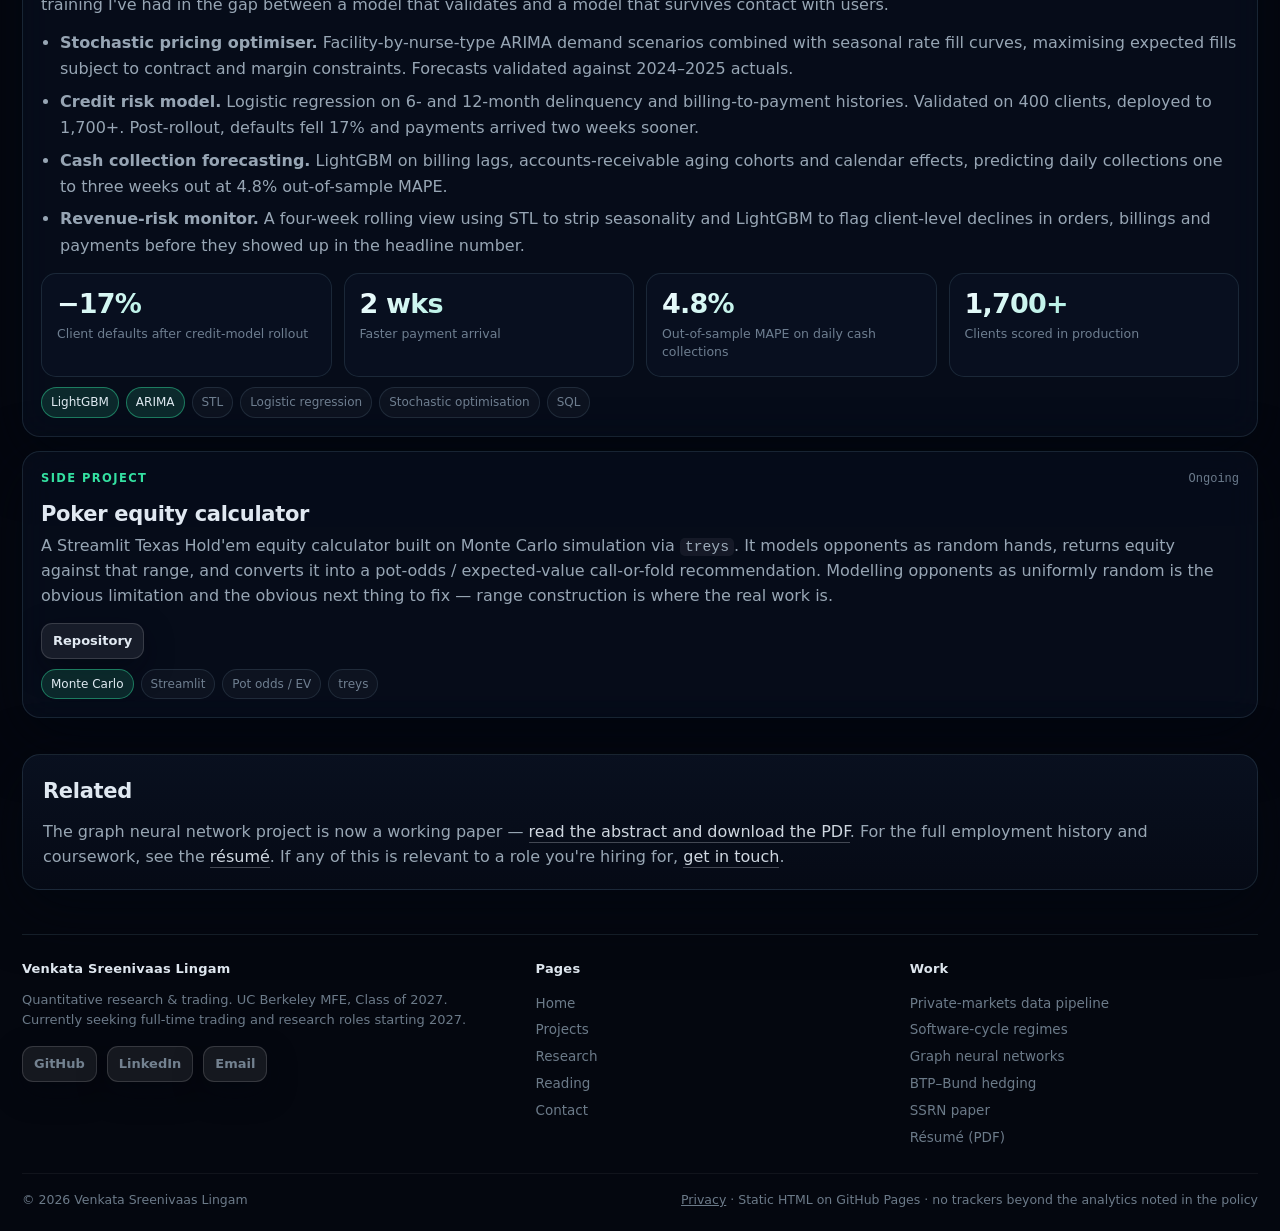
<file: projects.html>
<!doctype html>
<html lang="en">
<head>
  <meta charset="utf-8" />
  <meta name="viewport" content="width=device-width, initial-scale=1" />

  <!-- 4. unique title · 5. meta description -->
  <title>Projects — Regime Inference, Graph Learning &amp; Private-Markets Data | Venkata Sreenivaas Lingam</title>
  <meta name="description" content="In-depth write-ups of six quantitative research projects: BTP-Bund regime-aware hedging at Citi, graph neural networks on 150k firm-months, a private-markets PDF-to-Postgres pipeline, and a permutation-test post-mortem on software-cycle regimes and PE returns." />
  <meta name="author" content="Venkata Sreenivaas Lingam" />

  <!-- 7. canonical -->
  <link rel="canonical" href="https://lvsreenivaas.github.io/projects.html" />

  <!-- 8. Open Graph / Twitter card -->
  <meta property="og:type" content="website" />
  <meta property="og:site_name" content="Venkata Sreenivaas Lingam" />
  <meta property="og:title" content="Projects — Regime Inference, Graph Learning &amp; Private-Markets Data | Venkata Sreenivaas Lingam" />
  <meta property="og:description" content="In-depth write-ups of six quantitative research projects: BTP-Bund regime-aware hedging at Citi, graph neural networks on 150k firm-months, a private-markets PDF-to-Postgres pipeline, and a permutation-test post-mortem on software-cycle regimes and PE returns." />
  <meta property="og:url" content="https://lvsreenivaas.github.io/projects.html" />
  <meta property="og:image" content="https://lvsreenivaas.github.io/assets/og-image.png" />
  <meta property="og:image:width" content="1200" />
  <meta property="og:image:height" content="630" />
  <meta property="og:image:alt" content="Venkata Sreenivaas Lingam — quantitative research and trading, UC Berkeley MFE" />
  <meta name="twitter:card" content="summary_large_image" />
  <meta name="twitter:title" content="Projects — Regime Inference, Graph Learning &amp; Private-Markets Data | Venkata Sreenivaas Lingam" />
  <meta name="twitter:description" content="In-depth write-ups of six quantitative research projects: BTP-Bund regime-aware hedging at Citi, graph neural networks on 150k firm-months, a private-markets PDF-to-Postgres pipeline, and a permutation-test post-mortem on software-cycle regimes and PE returns." />
  <meta name="twitter:image" content="https://lvsreenivaas.github.io/assets/og-image.png" />

  <!-- 18. Search Console: replace the token, then hit Verify -->
  <meta name="google-site-verification" content="PASTE_SEARCH_CONSOLE_TOKEN" />

  <link rel="icon" href="assets/favicon.svg" type="image/svg+xml" />
  <link rel="preload" as="image" href="assets/me.webp" fetchpriority="high" />
  <link rel="stylesheet" href="assets/style.css" />

  <!-- 14. structured data · 15. breadcrumb schema -->
<script type="application/ld+json">{"@context":"https://schema.org","@type":"BreadcrumbList","itemListElement":[{"@type":"ListItem","position":1,"name":"Home","item":"https://lvsreenivaas.github.io/"},{"@type":"ListItem","position":2,"name":"Projects","item":"https://lvsreenivaas.github.io/projects.html"}]}</script>
<script type="application/ld+json">{"@context":"https://schema.org","@type":"CollectionPage","name":"Projects","url":"https://lvsreenivaas.github.io/projects.html","author":{"@id":"https://lvsreenivaas.github.io/#person"},"isPartOf":{"@id":"https://lvsreenivaas.github.io/#website"}}</script>

  <!-- 17. Analytics: replace G-XXXXXXXXXX with your GA4 measurement ID.
       Until then this loads nothing and tracks nothing. -->
  <script>
    window.GA_ID = "G-XXXXXXXXXX";
    if (window.GA_ID.indexOf("X") === -1) {
      var s = document.createElement("script"); s.async = true;
      s.src = "https://www.googletagmanager.com/gtag/js?id=" + window.GA_ID;
      document.head.appendChild(s);
      window.dataLayer = window.dataLayer || [];
      function gtag(){dataLayer.push(arguments);}
      window.gtag = gtag; gtag("js", new Date());
      gtag("config", window.GA_ID, { anonymize_ip: true });
    }
  </script>
</head>
<body>
<a class="skip" href="#main">Skip to content</a>
<nav class="nav" aria-label="Primary">
  <div class="nav-inner">
    <a class="brand" href="index.html"><span class="dot" aria-hidden="true"></span>
      <strong>Venkata Sreenivaas Lingam</strong></a>
    <div class="nav-links"><a href="index.html">Home</a><a href="projects.html" aria-current="page">Projects</a><a href="research.html">Research</a><a href="reading.html">Reading</a><a href="contact.html">Contact</a>
      <a class="btn primary sm" href="assets/RESUME_VENKATA_SREE_LINGAM.pdf" target="_blank" rel="noopener">Résumé (PDF)</a>
    </div>
  </div>
</nav>
<main id="main" class="wrap"><nav class="crumbs" aria-label="Breadcrumb"><a href="index.html">Home</a><span class="sep" aria-hidden="true">/</span><span aria-current="page">Projects</span></nav>
<section class="section">
  <h1>Projects</h1>
  <p class="lead">Six projects in depth — the question, the method, the number, and the part
  that didn't work. Several of these ended in negative results; those write-ups are the longest,
  because the interesting content is <i>why</i> the first answer was wrong.</p>
  <div class="tabs" role="tablist" aria-label="Filter projects by area">
    <button class="tab active" data-filter="all" role="tab" aria-selected="true">All</button>
    <button class="tab" data-filter="equities" role="tab" aria-selected="false">Equities</button>
    <button class="tab" data-filter="rates" role="tab" aria-selected="false">Rates</button>
    <button class="tab" data-filter="privatemkts" role="tab" aria-selected="false">Private markets</button>
    <button class="tab" data-filter="systems" role="tab" aria-selected="false">Systems</button>
  </div>
</section>

<!-- ============ CITI ============ -->
<article class="card proj" id="citi" data-cat="rates" style="margin-top:4px">
  <div class="proj-head">
    <div>
      <p class="eyebrow">Citi · UC Berkeley industry project · Supervisor: Peter Decrem</p>
      <h2 style="margin-bottom:4px">Hedging Italian sovereign risk with Bund futures,
        across regimes</h2>
    </div>
    <span class="proj-when">Oct – Dec 2026</span>
  </div>
  <p class="muted"><b>The question.</b> Italian government bonds (BTPs) are routinely hedged with
  German Bund futures on a covariance ratio estimated over a long window. That ratio is a
  minimum-variance solution to a problem that assumes the Italy–Germany relationship is stable.
  It is not. The whole value of the hedge is concentrated in the days when the spread jumps —
  and those are precisely the days the static estimate is wrong about.</p>

  <p class="muted"><b>What I did.</b> I formulated the hedge as a minimum-variance problem and
  proved its optimality conditions, then derived the jump-adjusted no-arbitrage drift for a
  regime-switching spread process. I modelled regime-specific volatility, correlation, expected
  holding time and transition jump sizes, and let the hedge ratio update on the inferred regime
  rather than on a single unconditional covariance.</p>

  <figure class="chart"><p class="ct">A static hedge ratio fails exactly when it is needed</p><p class="cs">Variance reduction on the largest 5% of Italy–Germany spread-move days, out-of-sample.</p><svg viewBox="0 0 640 110" role="img" aria-label="Bar chart: Static covariance-ratio hedge 7%, Regime-aware hedge ratio 9%"><line class="grid" x1="215.0" y1="6" x2="215.0" y2="82"/><text class="lbl" x="215.0" y="98" text-anchor="middle">0%</text><line class="grid" x1="318.8" y1="6" x2="318.8" y2="82"/><text class="lbl" x="318.8" y="98" text-anchor="middle">4%</text><line class="grid" x1="422.5" y1="6" x2="422.5" y2="82"/><text class="lbl" x="422.5" y="98" text-anchor="middle">7%</text><line class="grid" x1="526.2" y1="6" x2="526.2" y2="82"/><text class="lbl" x="526.2" y="98" text-anchor="middle">10%</text><line class="grid" x1="630.0" y1="6" x2="630.0" y2="82"/><text class="lbl" x="630.0" y="98" text-anchor="middle">14%</text><g class="mark" tabindex="0" role="listitem" aria-label="Static covariance-ratio hedge: 7%"><rect class="hit" x="0" y="6" width="640" height="38"/><text class="lbl" x="203" y="29" text-anchor="end">Static covariance-ratio hedge</text><rect class="bar" x="215" y="12" width="207.5" height="20" fill="#3987e5"/><text class="val" x="431.5" y="29">7%</text><g class="tip"><rect x="107" y="-40" width="423" height="43"/><text x="117" y="-21">Static covariance-ratio hedge: 7%</text><text x="117" y="-6">The textbook minimum-variance ratio, estimated unconditionally.</text></g></g><g class="mark" tabindex="0" role="listitem" aria-label="Regime-aware hedge ratio: 9%"><rect class="hit" x="0" y="44" width="640" height="38"/><text class="lbl" x="203" y="67" text-anchor="end">Regime-aware hedge ratio</text><rect class="bar" x="215" y="50" width="266.8" height="20" fill="#3987e5"/><text class="val" x="490.8" y="67">9%</text><g class="tip"><rect x="82" y="-2" width="532" height="43"/><text x="92" y="17">Regime-aware hedge ratio: 9%</text><text x="92" y="32">Updated for regime-specific vol, correlation, holding time and transition jumps.</text></g></g><line class="axis" x1="215" y1="6" x2="215" y2="82"/></svg><figcaption>Both numbers are small, and that is the result. Adding three Bund options to hedge the nonlinear exposure cut residual jump variance a further 13.6% across the 2018, 2020 and 2022 crises — but 19% of initial risk stayed stubbornly BTP-specific. A spanning argument explains why: seven futures cannot cover the 20 transition shocks in a five-regime model, which needs at least 19 instruments for arbitrary jumps.</figcaption><details class="tableview"><summary>View as table</summary><div class="scroll-x"><table class="tbl"><caption class="note" style="text-align:left;padding:6px 0">Out-of-sample, team tests. The third row is a different estimand (residual jump variance) and is not directly comparable to the first two.</caption><thead><tr><th>Hedge</th><th>Variance reduction</th></tr></thead><tbody><tr><td>Static covariance ratio</td><td class="num">7%</td></tr><tr><td>Regime-aware ratio</td><td class="num">9%</td></tr><tr><td>+ three Bund options (residual jump variance)</td><td class="num">13.6%</td></tr><tr><td>Irreducible BTP-specific residual</td><td class="num">19% of initial risk</td></tr></tbody></table></div></details></figure>

  <div class="callout warn">
    <h4>The result that mattered was a spanning argument</h4>
    <p>In a five-regime model there are 20 possible transition shocks. A hedger holding seven
    futures contracts has seven instruments. A spanning argument shows those seven cannot cover
    all 20 — hedging arbitrary jumps requires at least 19 instruments. This isn't a calibration
    problem that more data fixes; it's a rank problem. It explains the 19% of initial risk that
    stayed BTP-specific no matter what we did with futures.</p>
  </div>

  <p class="muted"><b>So we went nonlinear.</b> If the futures can't span the jump space, the
  remaining lever is convexity. I optimised a three-option Bund structure against the nonlinear
  jump exposure, which cut residual jump variance by a further 13.6% across the 2018, 2020 and
  2022 crisis episodes.</p>

  <p class="muted"><b>What I'd flag.</b> Going from 7% to 9% variance reduction is not a
  headline, and I'd rather present it as one honest number than dress it up. The genuinely
  transferable output is the spanning result: it tells a desk how many instruments a
  regime-aware hedge <i>needs</i> before anyone spends time estimating ratios.</p>

  <div class="tags">
    <span class="tag on">Minimum-variance hedging</span><span class="tag on">Regime switching</span>
    <span class="tag">Jump-adjusted no-arbitrage drift</span><span class="tag">Spanning arguments</span>
    <span class="tag">Option overlay</span><span class="tag">BTP–Bund</span>
  </div>
</article>

<!-- ============ GNN ============ -->
<article class="card proj" id="gnn" data-cat="equities">
  <div class="proj-head">
    <div>
      <p class="eyebrow">UC Berkeley MFE · with Aaryen Mehta and Tejas Girhe</p>
      <h2 style="margin-bottom:4px">Firms that look alike: graph neural networks and the
        cross-section of returns</h2>
    </div>
    <span class="proj-when">Aug – Oct 2026</span>
  </div>
  <p class="muted"><b>The question.</b> There's a well-established literature showing return
  predictability flows along economic links — customers and suppliers, shared analysts,
  technological relatedness. Graph neural networks are the natural way to exploit that. But
  observed links aren't available for every firm in every period. So: can you build the graph
  out of <i>firm characteristics</i> instead, and does that graph add anything over a plain
  neural network that already sees the same characteristics?</p>

  <p class="muted"><b>Setup.</b> U.S. stocks, 2010–2024, roughly 150,000 out-of-sample
  firm-months. 64 firm characteristics. TransformerConv models trained across six
  message-passing depths, against a characteristics-only neural network baseline. We tested both
  a simple nearest-neighbour graph and a learned graph.</p>

  <figure class="chart"><p class="ct">The graph's value was a reference group, not extra information</p><p class="cs">Gross Sharpe ratio of monthly long–short decile portfolios, U.S. stocks 2010–2024.</p><svg viewBox="0 0 640 148" role="img" aria-label="Bar chart: Plain neural network 0.69, Ranked within 20 characteristic clusters 1.03, Peer-relative reversal signal 1.38"><line class="grid" x1="258.0" y1="6" x2="258.0" y2="120"/><text class="lbl" x="258.0" y="136" text-anchor="middle">0.00</text><line class="grid" x1="351.0" y1="6" x2="351.0" y2="120"/><text class="lbl" x="351.0" y="136" text-anchor="middle">0.42</text><line class="grid" x1="444.0" y1="6" x2="444.0" y2="120"/><text class="lbl" x="444.0" y="136" text-anchor="middle">0.85</text><line class="grid" x1="537.0" y1="6" x2="537.0" y2="120"/><text class="lbl" x="537.0" y="136" text-anchor="middle">1.27</text><line class="grid" x1="630.0" y1="6" x2="630.0" y2="120"/><text class="lbl" x="630.0" y="136" text-anchor="middle">1.70</text><g class="mark" tabindex="0" role="listitem" aria-label="Plain neural network: 0.69"><rect class="hit" x="0" y="6" width="640" height="38"/><text class="lbl" x="246" y="29" text-anchor="end">Plain neural network</text><rect class="bar" x="258" y="12" width="151.0" height="20" fill="#3987e5"/><text class="val" x="418.0" y="29">0.69</text><g class="tip"><rect x="240" y="-40" width="186" height="43"/><text x="250" y="-21">Plain neural network: 0.69</text><text x="250" y="-6">Annualised volatility 23%.</text></g></g><g class="mark" tabindex="0" role="listitem" aria-label="Ranked within 20 characteristic clusters: 1.03"><rect class="hit" x="0" y="44" width="640" height="38"/><text class="lbl" x="246" y="67" text-anchor="end">Ranked within 20 characteristic clusters</text><rect class="bar" x="258" y="50" width="225.4" height="20" fill="#3987e5"/><text class="val" x="492.4" y="67">1.03</text><g class="tip"><rect x="165" y="-2" width="410" height="43"/><text x="175" y="17">Ranked within 20 characteristic clusters: 1.03</text><text x="175" y="32">Same forecasts, ranked peer-relative. Volatility falls to 9%.</text></g></g><g class="mark" tabindex="0" role="listitem" aria-label="Peer-relative reversal signal: 1.38"><rect class="hit" x="0" y="82" width="640" height="38"/><text class="lbl" x="246" y="105" text-anchor="end">Peer-relative reversal signal</text><rect class="bar" x="258" y="88" width="302.0" height="20" fill="#199e70"/><text class="val" x="569.0" y="105">1.38</text><g class="tip"><rect x="175" y="36" width="468" height="43"/><text x="185" y="55">Peer-relative reversal signal: 1.38</text><text x="185" y="70">Prior-month return vs the firm&#x27;s 20 nearest characteristic neighbours.</text></g></g><line class="axis" x1="258" y1="6" x2="258" y2="120"/></svg><div class="legend"><span><i class="s1"></i>Forecast model</span><span><i class="s3"></i>Standalone signal</span></div><figcaption>Message passing between characteristic-similar firms did not beat a plain network that saw the same 64 characteristics. What did help was using those neighbours as a normalisation device: ranking the identical forecasts inside peer clusters cut volatility from 23% to 9% and lifted Sharpe from 0.69 to 1.03. The honest reading is that the characteristics already carry most of what the links would have transmitted.</figcaption><details class="tableview"><summary>View as table</summary><div class="scroll-x"><table class="tbl"><caption class="note" style="text-align:left;padding:6px 0">Gross of costs. The deployed GNN configuration earned 1.03 / 1.11 at message-passing depths 1–2, net of 5–7 bps per trade.</caption><thead><tr><th>Specification</th><th>Sharpe</th><th>Annualised vol</th></tr></thead><tbody><tr><td>Plain neural network</td><td class="num">0.69</td><td class="num">23%</td></tr><tr><td>Ranked within 20 clusters</td><td class="num">1.03</td><td class="num">9%</td></tr><tr><td>Peer-relative reversal</td><td class="num">1.38</td><td class="num">—</td></tr></tbody></table></div></details></figure>

  <div class="callout find">
    <h4>The answer is a reframe, not a yes or a no</h4>
    <p>Message passing between characteristic-similar firms was <b>not consistently superior</b>
    to the plain network. The learned graph helped in one specification and not across others.
    The reason shows up in the raw data: the comovement between characteristic neighbours is
    largely <i>accounted for by the characteristics that defined them</i>, so there is little
    residual information left for the graph to transmit. Characteristic neighbours work better
    as a <b>reference group</b> than as a channel.</p>
    <p style="margin-top:8px">Ranking the same forecasts within 20 characteristic clusters took
    annualised volatility from 23% to 9% and the Sharpe ratio from 0.69 to 1.03 — no new
    information, just a better denominator. And a standalone peer-relative reversal signal (a
    firm's prior-month return against its 20 nearest neighbours) ran a gross Sharpe of 1.38,
    concentrated in the short leg and in small firms.</p>
  </div>

  <figure class="chart"><p class="ct">Deeper message passing failed by oversmoothing, not by overfitting</p><p class="cs">Cross-sectional dispersion of model predictions, by message-passing depth.</p><svg viewBox="0 0 640 110" role="img" aria-label="Bar chart: Depth 1 0.0350, Depth 10 0.0017"><line class="grid" x1="90.0" y1="6" x2="90.0" y2="82"/><text class="lbl" x="90.0" y="98" text-anchor="middle">0.0000</text><line class="grid" x1="225.0" y1="6" x2="225.0" y2="82"/><text class="lbl" x="225.0" y="98" text-anchor="middle">0.0115</text><line class="grid" x1="360.0" y1="6" x2="360.0" y2="82"/><text class="lbl" x="360.0" y="98" text-anchor="middle">0.0230</text><line class="grid" x1="495.0" y1="6" x2="495.0" y2="82"/><text class="lbl" x="495.0" y="98" text-anchor="middle">0.0345</text><line class="grid" x1="630.0" y1="6" x2="630.0" y2="82"/><text class="lbl" x="630.0" y="98" text-anchor="middle">0.0460</text><g class="mark" tabindex="0" role="listitem" aria-label="Depth 1: 0.0350"><rect class="hit" x="0" y="6" width="640" height="38"/><text class="lbl" x="78" y="29" text-anchor="end">Depth 1</text><rect class="bar" x="90" y="12" width="410.9" height="20" fill="#3987e5"/><text class="val" x="509.9" y="29">0.0350</text><g class="tip"><rect x="141" y="-40" width="308" height="43"/><text x="151" y="-21">Depth 1: 0.0350</text><text x="151" y="-6">Train and test return correlation both 0.081.</text></g></g><g class="mark" tabindex="0" role="listitem" aria-label="Depth 10: 0.0017"><rect class="hit" x="0" y="44" width="640" height="38"/><text class="lbl" x="78" y="67" text-anchor="end">Depth 10</text><rect class="bar" x="90" y="50" width="20.0" height="20" fill="#d95926"/><text class="val" x="119.0" y="67">0.0017</text><g class="tip"><rect x="-73" y="-2" width="346" height="43"/><text x="-63" y="17">Depth 10: 0.0017</text><text x="-63" y="32">Train and test return correlation still both 0.081.</text></g></g><line class="axis" x1="90" y1="6" x2="90" y2="82"/></svg><div class="legend"><span><i class="s1"></i>Depth 1</span><span><i class="s2"></i>Depth 10</span></div><figcaption>A 20× collapse in prediction dispersion while train and test correlations stayed equal at 0.081. If the deep model were overfitting, training correlation would have pulled away from test. It did not — the model simply averaged every firm towards the same number as information propagated across more hops.</figcaption></figure>

  <p class="muted"><b>My contributions specifically.</b> I fixed excess-return targeting and
  look-ahead bias in the Ridge/LASSO baselines; expanded the point-in-time graph from 940 to
  3,138 counterparties and built an SEC filings pipeline that added 14,339 edge rows; ran the
  six-benchmark spanning tests (incremental signal at four of six depths); and diagnosed the
  deeper-model failure as oversmoothing rather than overfitting.</p>

  <div class="callout">
    <h4>A reproduction note worth more than the result</h4>
    <p>The lead–lag computation is a float32 mean, and exact ties at the decile cut made results
    platform-dependent — the same code gave different deciles on different machines. Sorting
    each firm's neighbours by similarity before averaging reproduces the published series
    bit-exactly. Separately, 10 of the 64 characteristics turned out to be constant within every
    month, so only 54 actually vary cross-sectionally. Neither fact changes the headline;
    both change how much you should trust a single run.</p>
  </div>

  <div class="row">
    <a class="btn primary sm" href="research.html#firms-that-look-alike">Paper &amp; abstract</a>
    <a class="btn sm" href="https://papers.ssrn.com/sol3/papers.cfm?abstract_id=7661378" target="_blank" rel="noopener">View on SSRN</a>
    <a class="btn sm" href="assets/firms-that-look-alike-ssrn-7661378.pdf"
       target="_blank" rel="noopener">Download PDF</a>
  </div>
  <div class="tags">
    <span class="tag on">Graph neural networks</span><span class="tag on">TransformerConv</span>
    <span class="tag">PyTorch</span><span class="tag">Cross-sectional returns</span>
    <span class="tag">Oversmoothing</span><span class="tag">Look-ahead bias</span>
    <span class="tag">CRSP / WRDS</span>
  </div>
</article>

<!-- ============ PRISMA ============ -->
<article class="card proj" id="prisma" data-cat="privatemkts">
  <div class="proj-head">
    <div>
      <p class="eyebrow">Prisma AI × UC Berkeley Haas MFE</p>
      <h2 style="margin-bottom:4px">The private-markets dataset that was public the whole time</h2>
    </div>
    <span class="proj-when">2026</span>
  </div>
  <p class="muted"><b>The observation.</b> Every U.S. public pension fund posts its complete
  private-equity book every quarter. Fund name, vintage, commitment, paid-in, distributions,
  NAV, DPI, TVPI, net IRR — all of it, in board meeting materials, free to anyone. Across 28+
  funds that's a $4T+ addressable universe of LP-reported performance. PitchBook and Preqin
  charge $20K–$250K a year for a <i>worse</i> version of the same information.</p>

  <div class="callout">
    <h4>Why nobody had built it</h4>
    <p>Three barriers, none of them technical. The data is fragmented across 90+ sites, each
    with its own format and schedule — no API, no bulk export, no single source. It's
    PDF-native rather than data-native, living inside board packets as tables. And the toolset
    to extract it (Python, pdfplumber, regex, Tesseract) has been free for a decade. The scarce
    resource was never the engineering. It was recognising that LP-reported net IRR is
    categorically more accurate than anything a vendor aggregates from GP self-reports.</p>
  </div>

  <h3 style="margin-top:20px">What unsupervised LLMs got wrong</h3>
  <p class="muted">We started where everyone starts: paste the PDF, ask the model, get the IRR.
  It does not work, and no amount of prompt engineering fixed it. Three distinct failure modes:</p>
  <ul class="list">
    <li><b>Tables are not text.</b> pdfplumber reads left-to-right across the page, so a
      four-column PE schedule arrives as garbled interleaved rows. A language model cannot
      reconstruct the original grid from a character stream.</li>
    <li><b>Format heterogeneity.</b> Verus reports differ fundamentally from Callan, NEPC,
      Aksia and StepStone — different column order, header names and footnote placement.</li>
    <li><b>Hallucination at scale.</b> On long board packets the models invented IRR values,
      swapped DPI and TVPI, and pinned performance to the wrong vintage year. No warning, no
      error flag. Just wrong numbers that look right — the worst possible failure mode for a
      dataset you intend to run regressions on.</li>
  </ul>

  <p class="muted"><b>The fix: deterministic code where it matters, intelligence where it
  scales.</b> Seven consultant-specific parsers (Verus, Callan, NEPC, Aksia, Meketa, StepStone,
  AON), bounding-box extraction rather than linear text, and a regex normalisation layer mapping
  raw text into a nine-field schema per fund record. Scanned packets with no text layer get
  rasterised and run through Tesseract OCR, then re-enter the same pipeline. Footnotes bleeding
  into the last fund row — corrupting NAV and DPI with disclaimer text — were killed by a
  two-pass scan that detects the footnote boundary via font-size drop and clips above it. And
  number chaos got its own layer: <code>(14.2)</code> became <code>-14.2</code>, currency and
  percent symbols stripped, and <code>N/A</code>, an em dash, an empty string and a null
  collapsed into one NULL. Whatever survived that and still broke got a hardcoded rule.</p>

  <p class="muted">The output lands in Postgres behind a FastAPI backend, with a Retool UI as
  the human QA and validation layer. The schema is modelled on PCRI — the Private Capital
  Research Institute dataset that Harvard, Stanford and Yale researchers use as the academic
  gold standard — which is roughly 4,000 funds from 40 LP contributors, updated infrequently,
  academic access only. Same schema. More funds. Better sourcing. Fully automated.</p>

  <h3 style="margin-top:22px">Then we benchmarked it against what people pay for</h3>
  <p class="muted">The interesting half of the project wasn't the pipeline — it was the
  head-to-head against PitchBook and Preqin on coverage density, sparsity, accounting
  consistency and reporting fidelity.</p>

  <figure class="chart"><p class="ct">Primary disclosures are 3–4× denser than what vendors sell</p><p class="cs">Share of fund records missing a usable value, pooled across IRR, TVPI, DPI and RVPI.</p><svg viewBox="0 0 640 110" role="img" aria-label="Bar chart: Primary pension disclosures 15%, Commercial aggregators 60%"><line class="grid" x1="215.0" y1="6" x2="215.0" y2="82"/><text class="lbl" x="215.0" y="98" text-anchor="middle">0%</text><line class="grid" x1="318.8" y1="6" x2="318.8" y2="82"/><text class="lbl" x="318.8" y="98" text-anchor="middle">19%</text><line class="grid" x1="422.5" y1="6" x2="422.5" y2="82"/><text class="lbl" x="422.5" y="98" text-anchor="middle">38%</text><line class="grid" x1="526.2" y1="6" x2="526.2" y2="82"/><text class="lbl" x="526.2" y="98" text-anchor="middle">56%</text><line class="grid" x1="630.0" y1="6" x2="630.0" y2="82"/><text class="lbl" x="630.0" y="98" text-anchor="middle">75%</text><g class="mark" tabindex="0" role="listitem" aria-label="Primary pension disclosures: 15%"><rect class="hit" x="0" y="6" width="640" height="38"/><text class="lbl" x="203" y="29" text-anchor="end">Primary pension disclosures</text><rect class="bar" x="215" y="12" width="83.0" height="20" fill="#3987e5"/><text class="val" x="307.0" y="29">15%</text><g class="tip"><rect x="125" y="-40" width="263" height="43"/><text x="135" y="-21">Primary pension disclosures: 15%</text><text x="135" y="-6">Parsed directly from LP board packets.</text></g></g><g class="mark" tabindex="0" role="listitem" aria-label="Commercial aggregators: 60%"><rect class="hit" x="0" y="44" width="640" height="38"/><text class="lbl" x="203" y="67" text-anchor="end">Commercial aggregators</text><rect class="bar" x="215" y="50" width="332.0" height="20" fill="#d95926"/><text class="val" x="556.0" y="67">60%</text><g class="tip"><rect x="195" y="-2" width="372" height="43"/><text x="205" y="17">Commercial aggregators: 60%</text><text x="205" y="32">Missingness exceeds 50% on granular accounting metrics.</text></g></g><line class="axis" x1="215" y1="6" x2="215" y2="82"/></svg><div class="legend"><span><i class="s1"></i>Our pipeline</span><span><i class="s2"></i>Vendors</span></div><figcaption>Commercial databases are routinely treated as comprehensive. Empirically they are sparse snapshots with selective completeness — and the funds they omit are the smaller, fragmented, less marketable ones, which puts structural selection bias into every downstream study built on them.</figcaption><details class="tableview"><summary>View as table</summary><div class="scroll-x"><table class="tbl"><caption class="note" style="text-align:left;padding:6px 0">Rounded headline figures from the head-to-head comparison; per-metric rates vary.</caption><thead><tr><th>Source</th><th>Approx. missingness</th></tr></thead><tbody><tr><td>Primary pension disclosures</td><td class="num">~15%</td></tr><tr><td>PitchBook / Preqin</td><td class="num">~50–60%</td></tr></tbody></table></div></details></figure>

  <div class="callout warn">
    <h4>Vendor records fail arithmetic that cannot fail</h4>
    <p>TVPI = DPI + RVPI. That's an accounting identity, not an empirical claim. Vendor records
    violate it — stale fields, asynchronous updates and reconciliation errors produce fund rows
    that look coherent and are not. We also found "Frankenstein" records: semantically identical
    funds that the vendor failed to reconcile, so a single row is stitched together from
    reporting cycles months apart. Aggregate correlation with primary data stays high, which
    is exactly what makes this dangerous — the distortion is concentrated at the fund level,
    in unrealised valuations, which is where capital allocation decisions actually happen.</p>
  </div>

  <h3 style="margin-top:22px">Making the two sources comparable at all</h3>
  <p class="muted">Before you can compare, you have to fix the clock. PE funds report at
  different frequencies (quarterly, semiannual, effectively annual) with different lags, so two
  values observed on different dates may describe completely different points in a fund's life.
  A 1.2x TVPI at age 2 is not a 1.2x TVPI at age 6. Comparing unmatched timing mistakes a
  reporting artifact for performance. So every dated observation gets mapped onto a fund-age
  axis (report year minus vintage year), medians are taken per age cell, and only cells with at
  least five funds in <i>each</i> source enter the comparison — 651 buyout observations from 429
  funds and 338 VC observations from 219 funds on our side, against 2,904 and 3,476 Preqin
  observations respectively.</p>

  <figure class="chart"><p class="ct">The benchmark is smooth in a way the underlying funds are not</p><p class="cs">Mean absolute gap between the Preqin median J-curve and the median built from primary disclosures, compared at common fund ages.</p><svg viewBox="0 0 640 110" role="img" aria-label="Bar chart: Buyout 0.142x, VC / growth 0.288x"><line class="grid" x1="130.0" y1="6" x2="130.0" y2="82"/><text class="lbl" x="130.0" y="98" text-anchor="middle">0.000x</text><line class="grid" x1="255.0" y1="6" x2="255.0" y2="82"/><text class="lbl" x="255.0" y="98" text-anchor="middle">0.100x</text><line class="grid" x1="380.0" y1="6" x2="380.0" y2="82"/><text class="lbl" x="380.0" y="98" text-anchor="middle">0.200x</text><line class="grid" x1="505.0" y1="6" x2="505.0" y2="82"/><text class="lbl" x="505.0" y="98" text-anchor="middle">0.300x</text><line class="grid" x1="630.0" y1="6" x2="630.0" y2="82"/><text class="lbl" x="630.0" y="98" text-anchor="middle">0.400x</text><g class="mark" tabindex="0" role="listitem" aria-label="Buyout: 0.142x"><rect class="hit" x="0" y="6" width="640" height="38"/><text class="lbl" x="118" y="29" text-anchor="end">Buyout</text><rect class="bar" x="130" y="12" width="177.5" height="20" fill="#3987e5"/><text class="val" x="316.5" y="29">0.142x</text><g class="tip"><rect x="-34" y="-40" width="506" height="43"/><text x="-24" y="-21">Buyout: 0.142x</text><text x="-24" y="-6">Shape correlation 0.81 across 28 common ages. Preqin median is 46% smoother.</text></g></g><g class="mark" tabindex="0" role="listitem" aria-label="VC / growth: 0.288x"><rect class="hit" x="0" y="44" width="640" height="38"/><text class="lbl" x="118" y="67" text-anchor="end">VC / growth</text><rect class="bar" x="130" y="50" width="360.0" height="20" fill="#199e70"/><text class="val" x="499.0" y="67">0.288x</text><g class="tip"><rect x="57" y="-2" width="506" height="43"/><text x="67" y="17">VC / growth: 0.288x</text><text x="67" y="32">Shape correlation 0.87 across 21 common ages. Preqin median is 72% smoother.</text></g></g><line class="axis" x1="130" y1="6" x2="130" y2="82"/></svg><div class="legend"><span><i class="s1"></i>Buyout</span><span><i class="s3"></i>VC / growth</span></div><figcaption>Both strategies show the same broad lifecycle, so Preqin is not wrong — it is filtered. The early J-curve dip is shallower in the benchmark for both (0.921x vs 1.049x for buyout; 0.880x vs 0.997x for VC), which is what survivorship looks like. VC is the sharper case: roughly twice the gap, and the benchmark damps mid-life volatility rather than merely lagging it.</figcaption><details class="tableview"><summary>View as table</summary><div class="scroll-x"><table class="tbl"><caption class="note" style="text-align:left;padding:6px 0">Age cells require at least five funds in each source to enter the comparison.</caption><thead><tr><th>Metric</th><th>Buyout</th><th>VC / growth</th></tr></thead><tbody><tr><td>Common age cells</td><td class="num">28</td><td class="num">21</td></tr><tr><td>Shape correlation</td><td class="num">0.81</td><td class="num">0.87</td></tr><tr><td>Mean absolute gap</td><td class="num">0.142x</td><td class="num">0.288x</td></tr><tr><td>Median absolute gap</td><td class="num">0.078x</td><td class="num">0.246x</td></tr><tr><td>Largest gap</td><td class="num">0.692x (age 27)</td><td class="num">0.937x (age 12)</td></tr><tr><td>Preqin roughness vs ours</td><td class="num">46% lower</td><td class="num">72% lower</td></tr></tbody></table></div></details></figure>

  <p class="muted"><b>Fund paths versus snapshots.</b> The second test was fund-level rather
  than aggregate. Our data often carries repeated dated marks for the same fund; Preqin
  typically contributes one. So the fair comparison isn't curve-versus-curve, it's
  path-versus-point: fit a cubic spline to our observations only, evaluate it at Preqin's single
  snapshot date, and compare. Of 53 modelled fund paths (31 buyout, 22 VC with at least four
  marks), 16 cases had the Preqin date falling strictly <i>inside</i> our observation window —
  true interpolation, the cleanest possible evidence. Those residuals were small: mean absolute
  0.040x, median 0.020x, interquartile range −0.023x to +0.002x. Extrapolation cases (37 of
  them) were reported separately, at 0.093x.</p>

  <div class="callout find">
    <h4>The limitation became the finding</h4>
    <p>Preqin's fund-level snapshots are not systematically wrong — on clean same-date
    comparisons they're close. What they are is <b>sparse as a time series</b>. One dated point
    per fund means you cannot build a Preqin fund-level trajectory at all. So the honest
    conclusion isn't "our data is more accurate"; it's that the two sources support different
    questions. Ours supports trajectories; Preqin supports checkpoints. Downstream analytics
    that need movement over time — spline interpolation, J-curve modelling — structurally
    require primary data to function.</p>
  </div>

  <div class="stats" style="margin-top:16px">
    <div class="stat"><div class="n">90+</div><div class="l">Pension fund sites in scope</div></div>
    <div class="stat"><div class="n">7</div><div class="l">Consultant-specific parsers</div></div>
    <div class="stat"><div class="n">62%</div><div class="l">Universe coverage achieved</div></div>
    <div class="stat"><div class="n">30–60d</div><div class="l">Freshness post quarter-end,
      vs a 2–3 quarter vendor lag</div></div>
  </div>

  <p class="note" style="margin-top:16px">Built in the first semester of the MFE programme,
  with free tools, alongside a full course load.</p>

  <div class="tags">
    <span class="tag on">Postgres</span><span class="tag on">FastAPI</span>
    <span class="tag">pdfplumber</span><span class="tag">PyMuPDF</span>
    <span class="tag">pytesseract OCR</span><span class="tag">Retool</span>
    <span class="tag">Cubic splines</span><span class="tag">Benchmark validation</span>
  </div>
</article>

<!-- ============ REGIMES ============ -->
<article class="card proj" id="regimes" data-cat="privatemkts">
  <div class="proj-head">
    <div>
      <p class="eyebrow">Corsair Capital · UC Berkeley MFE industry project · with Aaryen Mehta</p>
      <h2 style="margin-bottom:4px">Software-cycle regimes and private-equity returns —
        anatomy of a result that wasn't there</h2>
    </div>
    <span class="proj-when">Mar – Sep 2026</span>
  </div>
  <p class="muted"><b>The question.</b> Do software-market conditions at the time a PE fund
  invests predict the fund's eventual TVPI? It's a natural question with an obvious research
  design, and the obvious research design gives you a significant answer. It took most of the
  project to work out that the answer was an artifact.</p>

  <p class="muted"><b>Construction.</b> A 1,493-fund panel built from 462 pension filings. Ten
  correlated software-market indicators reduced by PCA to five components explaining 92.1% of
  variance. A three-state Gaussian hidden Markov model selected by BIC, classifying each quarter
  from 2011 Q1 to 2026 Q2 as contraction, neutral or expansion. Then: regress winsorised TVPI on
  fund age, age², and regime dummies, and test whether the regime dummies add explanatory power.</p>

  <figure class="chart"><p class="ct">Five episodes, not sixty-two quarters</p><p class="cs">Three-state Gaussian HMM fitted on five principal components of ten software-market indicators, 2011 Q1 – 2026 Q2.</p><svg viewBox="0 0 640 128" role="img" aria-label="Timeline: the hidden Markov model splits 62 quarters into just five contiguous regime episodes, mean length 12.4 quarters"><g class="mark" tabindex="0" role="listitem" aria-label="Neutral, 2011 Q1–Q2, 2 quarters"><rect class="cell" x="8.0" y="30" width="20.1" height="44" fill="#6b7280" rx="4"/><g class="tip"><rect x="-56" y="-22" width="148" height="43"/><text x="-46" y="-3">Neutral · 2 quarters</text><text x="-46" y="12">2011 Q1–Q2</text></g></g><g class="mark" tabindex="0" role="listitem" aria-label="Contraction, 2011 Q3 – 2013 Q3, 9 quarters"><rect class="cell" x="28.1" y="30" width="90.6" height="44" fill="#d95926" rx="4"/><text class="val" x="73.4" y="57" text-anchor="middle" style="font-size:11px">9q</text><g class="tip"><rect x="-13" y="-22" width="174" height="43"/><text x="-3" y="-3">Contraction · 9 quarters</text><text x="-3" y="12">2011 Q3 – 2013 Q3</text></g></g><g class="mark" tabindex="0" role="listitem" aria-label="Neutral, 2013 Q4 – 2019 Q4, 25 quarters"><rect class="cell" x="118.7" y="30" width="251.6" height="44" fill="#6b7280" rx="4"/><text class="val" x="244.5" y="57" text-anchor="middle" style="font-size:11px">25q</text><g class="tip"><rect x="167" y="-22" width="154" height="43"/><text x="177" y="-3">Neutral · 25 quarters</text><text x="177" y="12">2013 Q4 – 2019 Q4</text></g></g><g class="mark" tabindex="0" role="listitem" aria-label="Contraction, 2020 Q1 – 2023 Q1, 13 quarters"><rect class="cell" x="370.3" y="30" width="130.8" height="44" fill="#d95926" rx="4"/><text class="val" x="435.7" y="57" text-anchor="middle" style="font-size:11px">13q</text><g class="tip"><rect x="346" y="-22" width="180" height="43"/><text x="356" y="-3">Contraction · 13 quarters</text><text x="356" y="12">2020 Q1 – 2023 Q1</text></g></g><g class="mark" tabindex="0" role="listitem" aria-label="Expansion, 2023 Q2 – 2026 Q2, 13 quarters"><rect class="cell" x="501.2" y="30" width="130.8" height="44" fill="#3987e5" rx="4"/><text class="val" x="566.6" y="57" text-anchor="middle" style="font-size:11px">13q</text><g class="tip"><rect x="483" y="-22" width="167" height="43"/><text x="493" y="-3">Expansion · 13 quarters</text><text x="493" y="12">2023 Q2 – 2026 Q2</text></g></g><line class="grid" x1="8.0" y1="78" x2="8.0" y2="84"/><text class="lbl" x="8.0" y="98" text-anchor="middle">2011</text><line class="grid" x1="128.8" y1="78" x2="128.8" y2="84"/><text class="lbl" x="128.8" y="98" text-anchor="middle">2014</text><line class="grid" x1="249.5" y1="78" x2="249.5" y2="84"/><text class="lbl" x="249.5" y="98" text-anchor="middle">2017</text><line class="grid" x1="370.3" y1="78" x2="370.3" y2="84"/><text class="lbl" x="370.3" y="98" text-anchor="middle">2020</text><line class="grid" x1="491.1" y1="78" x2="491.1" y2="84"/><text class="lbl" x="491.1" y="98" text-anchor="middle">2023</text><line class="grid" x1="611.9" y1="78" x2="611.9" y2="84"/><text class="lbl" x="611.9" y="98" text-anchor="middle">2026</text><text class="lbl" x="8" y="18">62 quarters · 5 episodes · mean 12.4q</text><text class="lbl" x="632" y="118" text-anchor="end" fill="#3987e5">the only expansion is also the most recent period</text></svg><div class="legend"><span><i class="s2"></i>Contraction</span><span><i class="nt"></i>Neutral</span><span><i class="s1"></i>Expansion</span></div><figcaption>Each fund's regime label is almost perfectly determined by the year it was raised — the mean dominant-regime share inside a deal entry year is 98%. Worse, the single expansion episode is also the most recent, so "expansion" and "young fund" are the same column with two names.</figcaption><details class="tableview"><summary>View as table</summary><div class="scroll-x"><table class="tbl"><caption class="note" style="text-align:left;padding:6px 0">Mean episode length 12.4 quarters. Effective sample size ≈ 5.</caption><thead><tr><th>Episode</th><th>Regime</th><th>Quarters</th></tr></thead><tbody><tr><td>2011 Q1 – Q2</td><td class="num">Neutral</td><td class="num">2</td></tr><tr><td>2011 Q3 – 2013 Q3</td><td class="num">Contraction</td><td class="num">9</td></tr><tr><td>2013 Q4 – 2019 Q4</td><td class="num">Neutral</td><td class="num">25</td></tr><tr><td>2020 Q1 – 2023 Q1</td><td class="num">Contraction</td><td class="num">13</td></tr><tr><td>2023 Q2 – 2026 Q2</td><td class="num">Expansion</td><td class="num">13</td></tr></tbody></table></div></details></figure>

  <div class="callout warn">
    <h4>Sixty-two quarters is not sixty-two observations</h4>
    <p>The HMM produces five contiguous episodes with a mean length of 12.4 quarters. Regime is
    therefore almost a relabelling of calendar time — the mean dominant-regime share inside a
    deal entry year is 98%. And because the single expansion episode is also the most recent
    one, "invested during an expansion" and "is a young fund" are structurally confounded.</p>
    <p style="margin-top:8px">You can see the confound directly in the exit rates. Deal exit
    rate falls monotonically from 33.0% for 2014 entries to 0.2% for 2024 entries — that's pure
    exposure time. Sliced by regime it reads 20.6% neutral, 4.2% contraction, 0.4% expansion.
    Same column, relabelled.</p>
  </div>

  <h3 style="margin-top:20px">The contradiction that forced the issue</h3>
  <p class="muted">Two inference procedures on the same 15 vintage clusters disagreed. Vintage-
  <i>clustered</i> standard errors said significant (p = 0.011 / 0.023) and described themselves
  as the honest inference. Vintage-<i>permutation</i> on the identical grouping said null
  (p = 0.141). Both can't be right.</p>
  <p class="muted">Clustered sandwich standard errors are asymptotic in the <i>number of
  clusters</i>, not the number of observations. With G = 15 they over-reject — this is the
  Bertrand–Duflo–Mullainathan result, and the Cameron–Gelbach–Miller rule of thumb wants G in
  the 30–50 range before you trust them. The permutation test makes no such asymptotic
  assumption. The permutation test wins.</p>

  <h3 style="margin-top:20px">So I built a ladder of nulls</h3>
  <p class="muted">The cleanest way to show what's happening is to hold the estimand fixed —
  ΔR² of the regime dummies over <code>tvpi_w ~ age + age²</code>, observed value 0.00351
  against a baseline R² of 0.1253 — and vary only what the null hypothesis is permitted to
  permute.</p>

  <figure class="chart"><p class="ct">What you permute decides what you find</p><p class="cs">ΔR² of regime dummies over tvpi_w ~ age + age², n = 1,493 funds. Same estimand, four null hypotheses.</p><svg viewBox="0 0 640 164" role="img" aria-label="Bar chart: Across funds (1,493 units) 0.045, Across vintages (15 units) 0.155, Circular shift, episodes kept (5 units) 0.197"><line class="grid" x1="238.0" y1="22" x2="238.0" y2="136"/><text class="lbl" x="238.0" y="152" text-anchor="middle">0.000</text><line class="grid" x1="336.0" y1="22" x2="336.0" y2="136"/><text class="lbl" x="336.0" y="152" text-anchor="middle">0.065</text><line class="grid" x1="434.0" y1="22" x2="434.0" y2="136"/><text class="lbl" x="434.0" y="152" text-anchor="middle">0.130</text><line class="grid" x1="532.0" y1="22" x2="532.0" y2="136"/><text class="lbl" x="532.0" y="152" text-anchor="middle">0.195</text><line class="grid" x1="630.0" y1="22" x2="630.0" y2="136"/><text class="lbl" x="630.0" y="152" text-anchor="middle">0.260</text><g class="mark" tabindex="0" role="listitem" aria-label="Across funds (1,493 units): 0.045"><rect class="hit" x="0" y="22" width="640" height="38"/><text class="lbl" x="226" y="45" text-anchor="end">Across funds (1,493 units)</text><rect class="bar" x="238" y="28" width="67.8" height="20" fill="#3987e5"/><text class="val" x="323.4" y="45">0.045</text><g class="tip"><rect x="105" y="-24" width="334" height="43"/><text x="115" y="-5">Across funds (1,493 units): 0.045</text><text x="115" y="10">The naive null. Treats every fund as independent.</text></g></g><g class="mark" tabindex="0" role="listitem" aria-label="Across vintages (15 units): 0.155"><rect class="hit" x="0" y="60" width="640" height="38"/><text class="lbl" x="226" y="83" text-anchor="end">Across vintages (15 units)</text><rect class="bar" x="238" y="66" width="233.7" height="20" fill="#3987e5"/><text class="val" x="480.7" y="83">0.155</text><g class="tip"><rect x="239" y="14" width="231" height="43"/><text x="249" y="33">Across vintages (15 units): 0.155</text><text x="249" y="48">Respects vintage clustering.</text></g></g><g class="mark" tabindex="0" role="listitem" aria-label="Circular shift, episodes kept (5 units): 0.197"><rect class="hit" x="0" y="98" width="640" height="38"/><text class="lbl" x="226" y="121" text-anchor="end">Circular shift, episodes kept (5 units)</text><rect class="bar" x="238" y="104" width="297.0" height="20" fill="#3987e5"/><text class="val" x="544.0" y="121">0.197</text><g class="tip"><rect x="159" y="52" width="455" height="43"/><text x="169" y="71">Circular shift, episodes kept (5 units): 0.197</text><text x="169" y="86">Respects the actual 5 regime episodes. Only 61 distinct draws exist.</text></g></g><line class="thresh" x1="313.4" y1="18" x2="313.4" y2="136"/><text class="lbl" x="313.4" y="12" text-anchor="middle" fill="#d95926" style="font-weight:600">α = 0.05</text><line class="axis" x1="238" y1="22" x2="238" y2="136"/></svg><figcaption>p rises monotonically as the null respects more of the data's structure. That ordering is the signature of an inference-level error, not of a weak effect. The regime variable has roughly five independent realisations — not 1,493.</figcaption><details class="tableview"><summary>View as table</summary><div class="scroll-x"><table class="tbl"><caption class="note" style="text-align:left;padding:6px 0">Observed ΔR² = 0.00351 against a baseline R² of 0.1253. Only 50 distinct randomisations exist at the episode level, so the floor p is 0.020.</caption><thead><tr><th>Null hypothesis</th><th>Units</th><th>Draws</th><th>Mean ΔR²</th><th>p</th></tr></thead><tbody><tr><td>Across funds (naive)</td><td class="num">1,493</td><td class="num">1,000</td><td class="num">0.00114</td><td class="num"><b>0.045</b></td></tr><tr><td>Across vintages</td><td class="num">15</td><td class="num">1,000</td><td class="num">0.00194</td><td class="num">0.155</td></tr><tr><td>Circular shift, episodes kept</td><td class="num">5</td><td class="num">61</td><td class="num">0.00220</td><td class="num">0.197</td></tr></tbody></table></div></details></figure>

  <div class="callout find">
    <h4>Monotone p is a diagnostic</h4>
    <p>When p climbs steadily as the null respects more of the data's real dependence structure,
    you are not looking at a weak effect. You are looking at an inference-level error: the
    earlier, lower p-values were borrowing significance from units that were never independent.
    The episode-level null is 1.7× wider than the naive one. And there are only 50 distinct
    randomisations available at that level, which puts a hard floor of p = 0.020 on anything
    this design can ever detect.</p>
  </div>

  <p class="muted"><b>What the deal-level analysis added.</b> A parallel 73,806-company Preqin
  deal panel gave p &lt; 0.0001, which looks decisive and isn't: it's a Moulton problem stacked
  on the exposure-time artifact above. I'd also flag that the fund-level universe (LP
  disclosures) and the deal-level universe (the full Preqin tech universe) were never matched to
  each other — they answer different questions about different populations, and the write-up
  needs to say so rather than let the reader assume continuity.</p>

  <div class="callout">
    <h4>What would actually fix the design</h4>
    <p>Lengthen the estimation window back to 1995, which takes the episode count from ~5 to
    ~15 and the floor p from 0.020 to roughly 0.007. Break the age–regime confound by
    restricting to funds aged 8+ or switching the outcome to DPI on realised capital. Match the
    Preqin deals to the LP fund universe so the two analyses describe one population. And refit
    the HMM on expanding windows with filtered rather than smoothed posteriors — the current fit
    uses the full window, which is an in-sample association and biases <i>towards</i> finding
    an effect, making the null result stronger rather than weaker.</p>
  </div>

  <p class="muted"><b>The contribution, stated honestly.</b> The deliverable is the negative
  result plus its anatomy: a regime variable estimated on a sixteen-year window has roughly five
  independent realisations, and conducting inference at the fund, vintage or deal level
  manufactures significance that the data does not contain. That is a reusable warning about an
  entire class of regime-conditioning studies, which I'd argue is worth more than a p-value
  of 0.045 would have been.</p>

  <div class="row">
    <a class="btn sm" href="https://claude.ai/artifact/TczaJEM5rhagbnLZYqvDf6"
       target="_blank" rel="noopener">Interactive walkthrough</a>
  </div>
  <div class="tags">
    <span class="tag on">Hidden Markov models</span><span class="tag on">Permutation inference</span>
    <span class="tag">PCA</span><span class="tag">Clustered standard errors</span>
    <span class="tag">Circular-shift tests</span><span class="tag">Survival analysis</span>
    <span class="tag">PostgreSQL</span>
  </div>
</article>

<!-- ============ ALLSHIFTS ============ -->
<article class="card proj" id="allshifts" data-cat="systems">
  <div class="proj-head">
    <div>
      <p class="eyebrow">AllShifts · Data Engineering &amp; Revenue Analyst</p>
      <h2 style="margin-bottom:4px">Forecasting and credit systems at a healthcare staffing
        marketplace</h2>
    </div>
    <span class="proj-when">Oct 2023 – Feb 2026</span>
  </div>
  <p class="muted">Two and a half years of turning messy operational data into things the
  business actually ran on. Less glamorous than research, and the single best training I've had
  in the gap between a model that validates and a model that survives contact with users.</p>
  <ul class="list">
    <li><b>Stochastic pricing optimiser.</b> Facility-by-nurse-type ARIMA demand scenarios
      combined with seasonal rate fill curves, maximising expected fills subject to contract and
      margin constraints. Forecasts validated against 2024–2025 actuals.</li>
    <li><b>Credit risk model.</b> Logistic regression on 6- and 12-month delinquency and
      billing-to-payment histories. Validated on 400 clients, deployed to 1,700+. Post-rollout,
      defaults fell 17% and payments arrived two weeks sooner.</li>
    <li><b>Cash collection forecasting.</b> LightGBM on billing lags, accounts-receivable aging
      cohorts and calendar effects, predicting daily collections one to three weeks out at
      4.8% out-of-sample MAPE.</li>
    <li><b>Revenue-risk monitor.</b> A four-week rolling view using STL to strip seasonality
      and LightGBM to flag client-level declines in orders, billings and payments before they
      showed up in the headline number.</li>
  </ul>
  <div class="stats" style="margin-top:14px">
    <div class="stat"><div class="n">−17%</div><div class="l">Client defaults after
      credit-model rollout</div></div>
    <div class="stat"><div class="n">2 wks</div><div class="l">Faster payment arrival</div></div>
    <div class="stat"><div class="n">4.8%</div><div class="l">Out-of-sample MAPE on daily
      cash collections</div></div>
    <div class="stat"><div class="n">1,700+</div><div class="l">Clients scored in
      production</div></div>
  </div>
  <div class="tags">
    <span class="tag on">LightGBM</span><span class="tag on">ARIMA</span><span class="tag">STL</span>
    <span class="tag">Logistic regression</span><span class="tag">Stochastic optimisation</span>
    <span class="tag">SQL</span>
  </div>
</article>

<!-- ============ POKER ============ -->
<article class="card proj" id="poker" data-cat="systems">
  <div class="proj-head">
    <div><p class="eyebrow">Side project</p>
      <h2 style="margin-bottom:4px">Poker equity calculator</h2></div>
    <span class="proj-when">Ongoing</span>
  </div>
  <p class="muted">A Streamlit Texas Hold'em equity calculator built on Monte Carlo simulation
  via <code>treys</code>. It models opponents as random hands, returns equity against that
  range, and converts it into a pot-odds / expected-value call-or-fold recommendation. Modelling
  opponents as uniformly random is the obvious limitation and the obvious next thing to fix —
  range construction is where the real work is.</p>
  <div class="row">
    <a class="btn sm" href="https://github.com/lvsreenivaas/Poker-Equity-Calculator"
       target="_blank" rel="noopener">Repository</a>
  </div>
  <div class="tags"><span class="tag on">Monte Carlo</span><span class="tag">Streamlit</span>
    <span class="tag">Pot odds / EV</span><span class="tag">treys</span></div>
</article>

<section class="section">
  <div class="card">
    <h2>Related</h2>
    <p class="muted">The graph neural network project is now a working paper —
      <a class="link" href="research.html">read the abstract and download the PDF</a>. For the
      full employment history and coursework, see the
      <a class="link" href="assets/RESUME_VENKATA_SREE_LINGAM.pdf" target="_blank" rel="noopener">résumé</a>. If any of this
      is relevant to a role you're hiring for,
      <a class="link" href="contact.html">get in touch</a>.</p>
  </div>
</section>

<script>
  (function () {
    var tabs = Array.prototype.slice.call(document.querySelectorAll(".tab"));
    var cards = Array.prototype.slice.call(document.querySelectorAll("article.proj"));
    tabs.forEach(function (t) {
      t.addEventListener("click", function () {
        var f = t.dataset.filter;
        tabs.forEach(function (x) {
          var on = x === t;
          x.classList.toggle("active", on);
          x.setAttribute("aria-selected", on ? "true" : "false");
        });
        cards.forEach(function (c) {
          c.hidden = !(f === "all" || c.dataset.cat === f);
        });
      });
    });
  })();
</script>
</main><footer class="wrap">
  <div class="foot">
    <div>
      <h4>Venkata Sreenivaas Lingam</h4>
      <p class="note">Quantitative research &amp; trading. UC Berkeley MFE, Class of 2027.
      Currently seeking full-time trading and research roles starting 2027.</p>
      <div class="cta-row">
        <a class="btn sm" href="https://github.com/lvsreenivaas" rel="me noopener" target="_blank">GitHub</a>
        <a class="btn sm" href="https://linkedin.com/in/sreenivaaslv" rel="me noopener" target="_blank">LinkedIn</a>
        <a class="btn sm" href="mailto:venkata_sl@berkeley.edu">Email</a>
      </div>
    </div>
    <div>
      <h4>Pages</h4>
      <a href="index.html">Home</a>
      <a href="projects.html">Projects</a>
      <a href="research.html">Research</a>
      <a href="reading.html">Reading</a>
      <a href="contact.html">Contact</a>
    </div>
    <div>
      <h4>Work</h4>
      <a href="projects.html#prisma">Private-markets data pipeline</a>
      <a href="projects.html#regimes">Software-cycle regimes</a>
      <a href="projects.html#gnn">Graph neural networks</a>
      <a href="projects.html#citi">BTP–Bund hedging</a>
      <a href="research.html#firms-that-look-alike">SSRN paper</a>
      <a href="assets/RESUME_VENKATA_SREE_LINGAM.pdf" target="_blank" rel="noopener">Résumé (PDF)</a>
    </div>
  </div>
  <div class="foot-end">
    <span>© <span id="year">2026</span> Venkata Sreenivaas Lingam</span>
    <span><a href="privacy.html" style="display:inline">Privacy</a> ·
      Static HTML on GitHub Pages · no trackers beyond the analytics noted in the policy</span>
  </div>
</footer>
<script>
  document.getElementById("year").textContent = new Date().getFullYear();
</script>
</body>
</html>
</file>
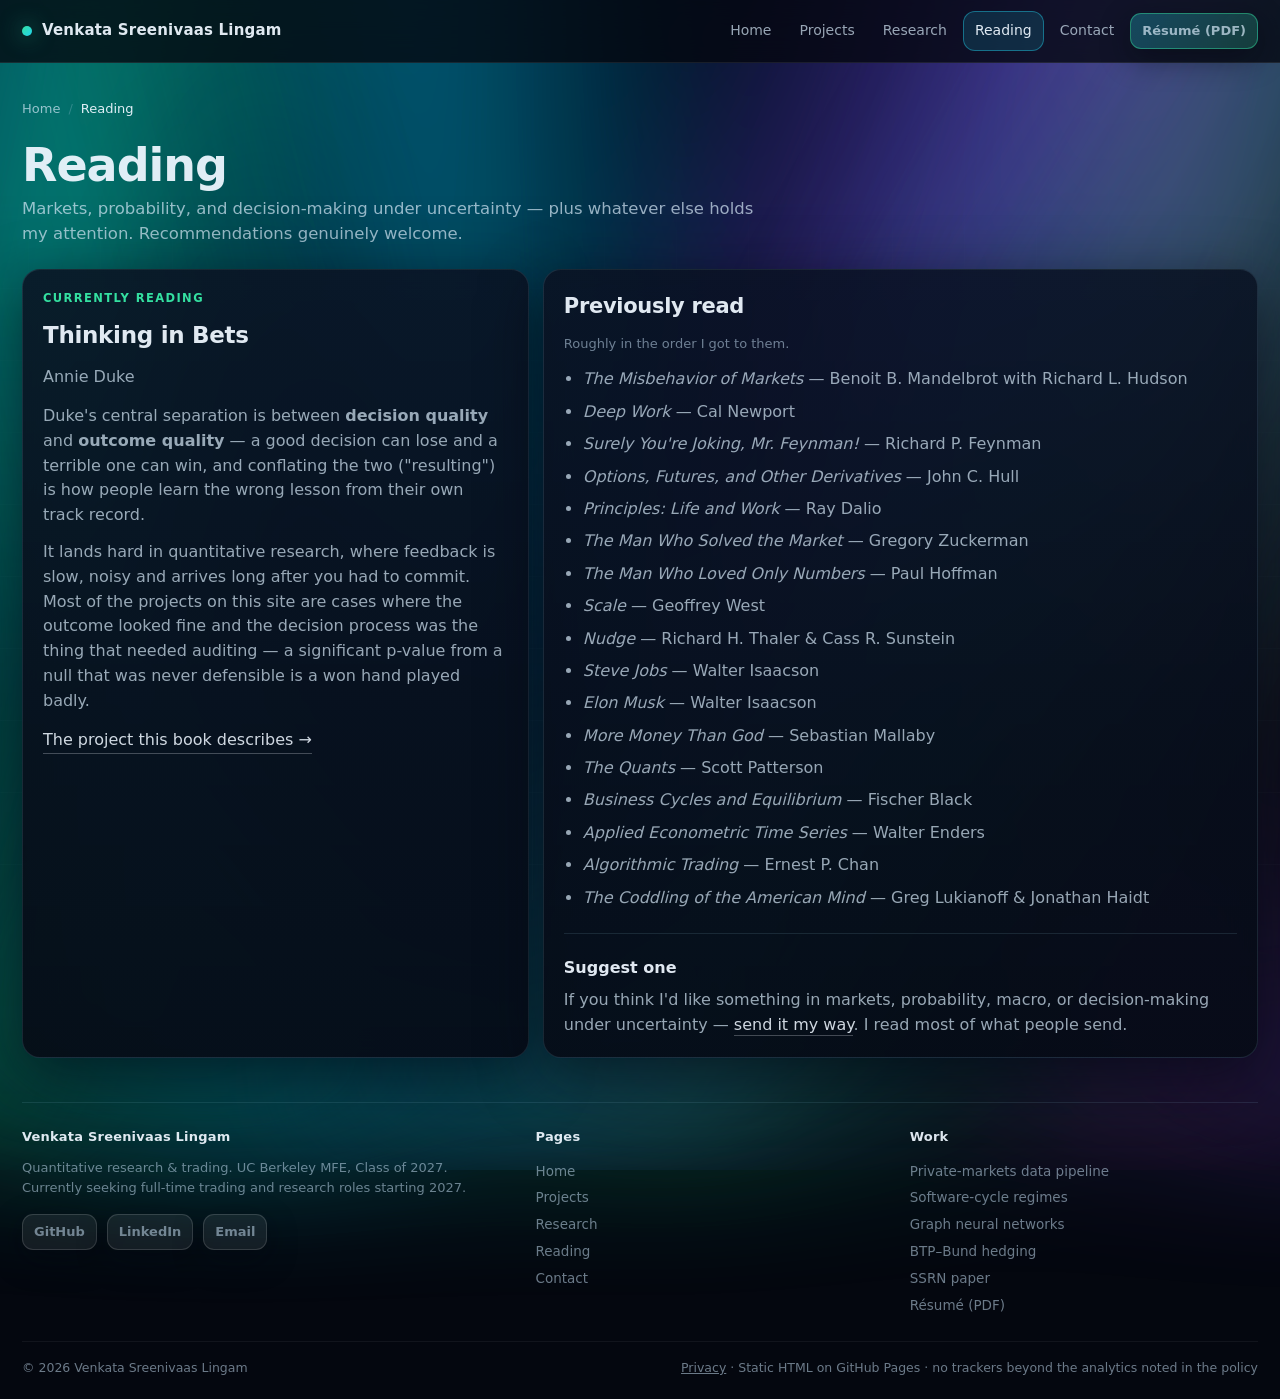
<file: reading.html>
<!doctype html>
<html lang="en">
<head>
  <meta charset="utf-8" />
  <meta name="viewport" content="width=device-width, initial-scale=1" />

  <!-- 4. unique title · 5. meta description -->
  <title>Reading List — Markets, Probability &amp; Decision-Making | Venkata Sreenivaas Lingam</title>
  <meta name="description" content="Currently reading Thinking in Bets by Annie Duke, plus a running list of books on markets, probability, econometrics and decision-making under uncertainty. Recommendations welcome." />
  <meta name="author" content="Venkata Sreenivaas Lingam" />

  <!-- 7. canonical -->
  <link rel="canonical" href="https://lvsreenivaas.github.io/reading.html" />

  <!-- 8. Open Graph / Twitter card -->
  <meta property="og:type" content="website" />
  <meta property="og:site_name" content="Venkata Sreenivaas Lingam" />
  <meta property="og:title" content="Reading List — Markets, Probability &amp; Decision-Making | Venkata Sreenivaas Lingam" />
  <meta property="og:description" content="Currently reading Thinking in Bets by Annie Duke, plus a running list of books on markets, probability, econometrics and decision-making under uncertainty. Recommendations welcome." />
  <meta property="og:url" content="https://lvsreenivaas.github.io/reading.html" />
  <meta property="og:image" content="https://lvsreenivaas.github.io/assets/og-image.png" />
  <meta property="og:image:width" content="1200" />
  <meta property="og:image:height" content="630" />
  <meta property="og:image:alt" content="Venkata Sreenivaas Lingam — quantitative research and trading, UC Berkeley MFE" />
  <meta name="twitter:card" content="summary_large_image" />
  <meta name="twitter:title" content="Reading List — Markets, Probability &amp; Decision-Making | Venkata Sreenivaas Lingam" />
  <meta name="twitter:description" content="Currently reading Thinking in Bets by Annie Duke, plus a running list of books on markets, probability, econometrics and decision-making under uncertainty. Recommendations welcome." />
  <meta name="twitter:image" content="https://lvsreenivaas.github.io/assets/og-image.png" />

  <!-- 18. Search Console: replace the token, then hit Verify -->
  <meta name="google-site-verification" content="PASTE_SEARCH_CONSOLE_TOKEN" />

  <link rel="icon" href="assets/favicon.svg" type="image/svg+xml" />
  <link rel="preload" as="image" href="assets/me.webp" fetchpriority="high" />
  <link rel="stylesheet" href="assets/style.css" />

  <!-- 14. structured data · 15. breadcrumb schema -->
<script type="application/ld+json">{"@context":"https://schema.org","@type":"BreadcrumbList","itemListElement":[{"@type":"ListItem","position":1,"name":"Home","item":"https://lvsreenivaas.github.io/"},{"@type":"ListItem","position":2,"name":"Reading","item":"https://lvsreenivaas.github.io/reading.html"}]}</script>

  <!-- 17. Analytics: replace G-XXXXXXXXXX with your GA4 measurement ID.
       Until then this loads nothing and tracks nothing. -->
  <script>
    window.GA_ID = "G-XXXXXXXXXX";
    if (window.GA_ID.indexOf("X") === -1) {
      var s = document.createElement("script"); s.async = true;
      s.src = "https://www.googletagmanager.com/gtag/js?id=" + window.GA_ID;
      document.head.appendChild(s);
      window.dataLayer = window.dataLayer || [];
      function gtag(){dataLayer.push(arguments);}
      window.gtag = gtag; gtag("js", new Date());
      gtag("config", window.GA_ID, { anonymize_ip: true });
    }
  </script>
</head>
<body>
<a class="skip" href="#main">Skip to content</a>
<nav class="nav" aria-label="Primary">
  <div class="nav-inner">
    <a class="brand" href="index.html"><span class="dot" aria-hidden="true"></span>
      <strong>Venkata Sreenivaas Lingam</strong></a>
    <div class="nav-links"><a href="index.html">Home</a><a href="projects.html">Projects</a><a href="research.html">Research</a><a href="reading.html" aria-current="page">Reading</a><a href="contact.html">Contact</a>
      <a class="btn primary sm" href="assets/RESUME_VENKATA_SREE_LINGAM.pdf" target="_blank" rel="noopener">Résumé (PDF)</a>
    </div>
  </div>
</nav>
<main id="main" class="wrap"><nav class="crumbs" aria-label="Breadcrumb"><a href="index.html">Home</a><span class="sep" aria-hidden="true">/</span><span aria-current="page">Reading</span></nav>
<section class="section">
  <h1>Reading</h1>
  <p class="lead">Markets, probability, and decision-making under uncertainty — plus whatever
  else holds my attention. Recommendations genuinely welcome.</p>
</section>

<section class="section">
  <div class="grid">
    <div class="card col-5">
      <p class="eyebrow">Currently reading</p>
      <h2 style="font-size:23px">Thinking in Bets</h2>
      <p class="muted" style="margin-bottom:14px">Annie Duke</p>
      <p class="muted">Duke's central separation is between <b>decision quality</b> and
      <b>outcome quality</b> — a good decision can lose and a terrible one can win, and
      conflating the two ("resulting") is how people learn the wrong lesson from their own track
      record.</p>
      <p class="muted">It lands hard in quantitative research, where feedback is slow, noisy and
      arrives long after you had to commit. Most of the projects on this site are cases where
      the outcome looked fine and the decision process was the thing that needed auditing — a
      significant p-value from a null that was never defensible is a won hand played badly.</p>
      <div class="row"><a class="link" href="projects.html#regimes">The project this book
        describes →</a></div>
    </div>

    <div class="card col-7">
      <h2>Previously read</h2>
      <p class="note">Roughly in the order I got to them.</p>
      <ul class="list"><li><i>The Misbehavior of Markets</i> — Benoit B. Mandelbrot with Richard L. Hudson</li><li><i>Deep Work</i> — Cal Newport</li><li><i>Surely You're Joking, Mr. Feynman!</i> — Richard P. Feynman</li><li><i>Options, Futures, and Other Derivatives</i> — John C. Hull</li><li><i>Principles: Life and Work</i> — Ray Dalio</li><li><i>The Man Who Solved the Market</i> — Gregory Zuckerman</li><li><i>The Man Who Loved Only Numbers</i> — Paul Hoffman</li><li><i>Scale</i> — Geoffrey West</li><li><i>Nudge</i> — Richard H. Thaler &amp; Cass R. Sunstein</li><li><i>Steve Jobs</i> — Walter Isaacson</li><li><i>Elon Musk</i> — Walter Isaacson</li><li><i>More Money Than God</i> — Sebastian Mallaby</li><li><i>The Quants</i> — Scott Patterson</li><li><i>Business Cycles and Equilibrium</i> — Fischer Black</li><li><i>Applied Econometric Time Series</i> — Walter Enders</li><li><i>Algorithmic Trading</i> — Ernest P. Chan</li><li><i>The Coddling of the American Mind</i> — Greg Lukianoff &amp; Jonathan Haidt</li></ul>
      <hr class="rule">
      <h3>Suggest one</h3>
      <p class="muted">If you think I'd like something in markets, probability, macro, or
      decision-making under uncertainty — <a class="link" href="contact.html">send it my
      way</a>. I read most of what people send.</p>
    </div>
  </div>
</section>
</main><footer class="wrap">
  <div class="foot">
    <div>
      <h4>Venkata Sreenivaas Lingam</h4>
      <p class="note">Quantitative research &amp; trading. UC Berkeley MFE, Class of 2027.
      Currently seeking full-time trading and research roles starting 2027.</p>
      <div class="cta-row">
        <a class="btn sm" href="https://github.com/lvsreenivaas" rel="me noopener" target="_blank">GitHub</a>
        <a class="btn sm" href="https://linkedin.com/in/sreenivaaslv" rel="me noopener" target="_blank">LinkedIn</a>
        <a class="btn sm" href="mailto:venkata_sl@berkeley.edu">Email</a>
      </div>
    </div>
    <div>
      <h4>Pages</h4>
      <a href="index.html">Home</a>
      <a href="projects.html">Projects</a>
      <a href="research.html">Research</a>
      <a href="reading.html">Reading</a>
      <a href="contact.html">Contact</a>
    </div>
    <div>
      <h4>Work</h4>
      <a href="projects.html#prisma">Private-markets data pipeline</a>
      <a href="projects.html#regimes">Software-cycle regimes</a>
      <a href="projects.html#gnn">Graph neural networks</a>
      <a href="projects.html#citi">BTP–Bund hedging</a>
      <a href="research.html#firms-that-look-alike">SSRN paper</a>
      <a href="assets/RESUME_VENKATA_SREE_LINGAM.pdf" target="_blank" rel="noopener">Résumé (PDF)</a>
    </div>
  </div>
  <div class="foot-end">
    <span>© <span id="year">2026</span> Venkata Sreenivaas Lingam</span>
    <span><a href="privacy.html" style="display:inline">Privacy</a> ·
      Static HTML on GitHub Pages · no trackers beyond the analytics noted in the policy</span>
  </div>
</footer>
<script>
  document.getElementById("year").textContent = new Date().getFullYear();
</script>
</body>
</html>
</file>
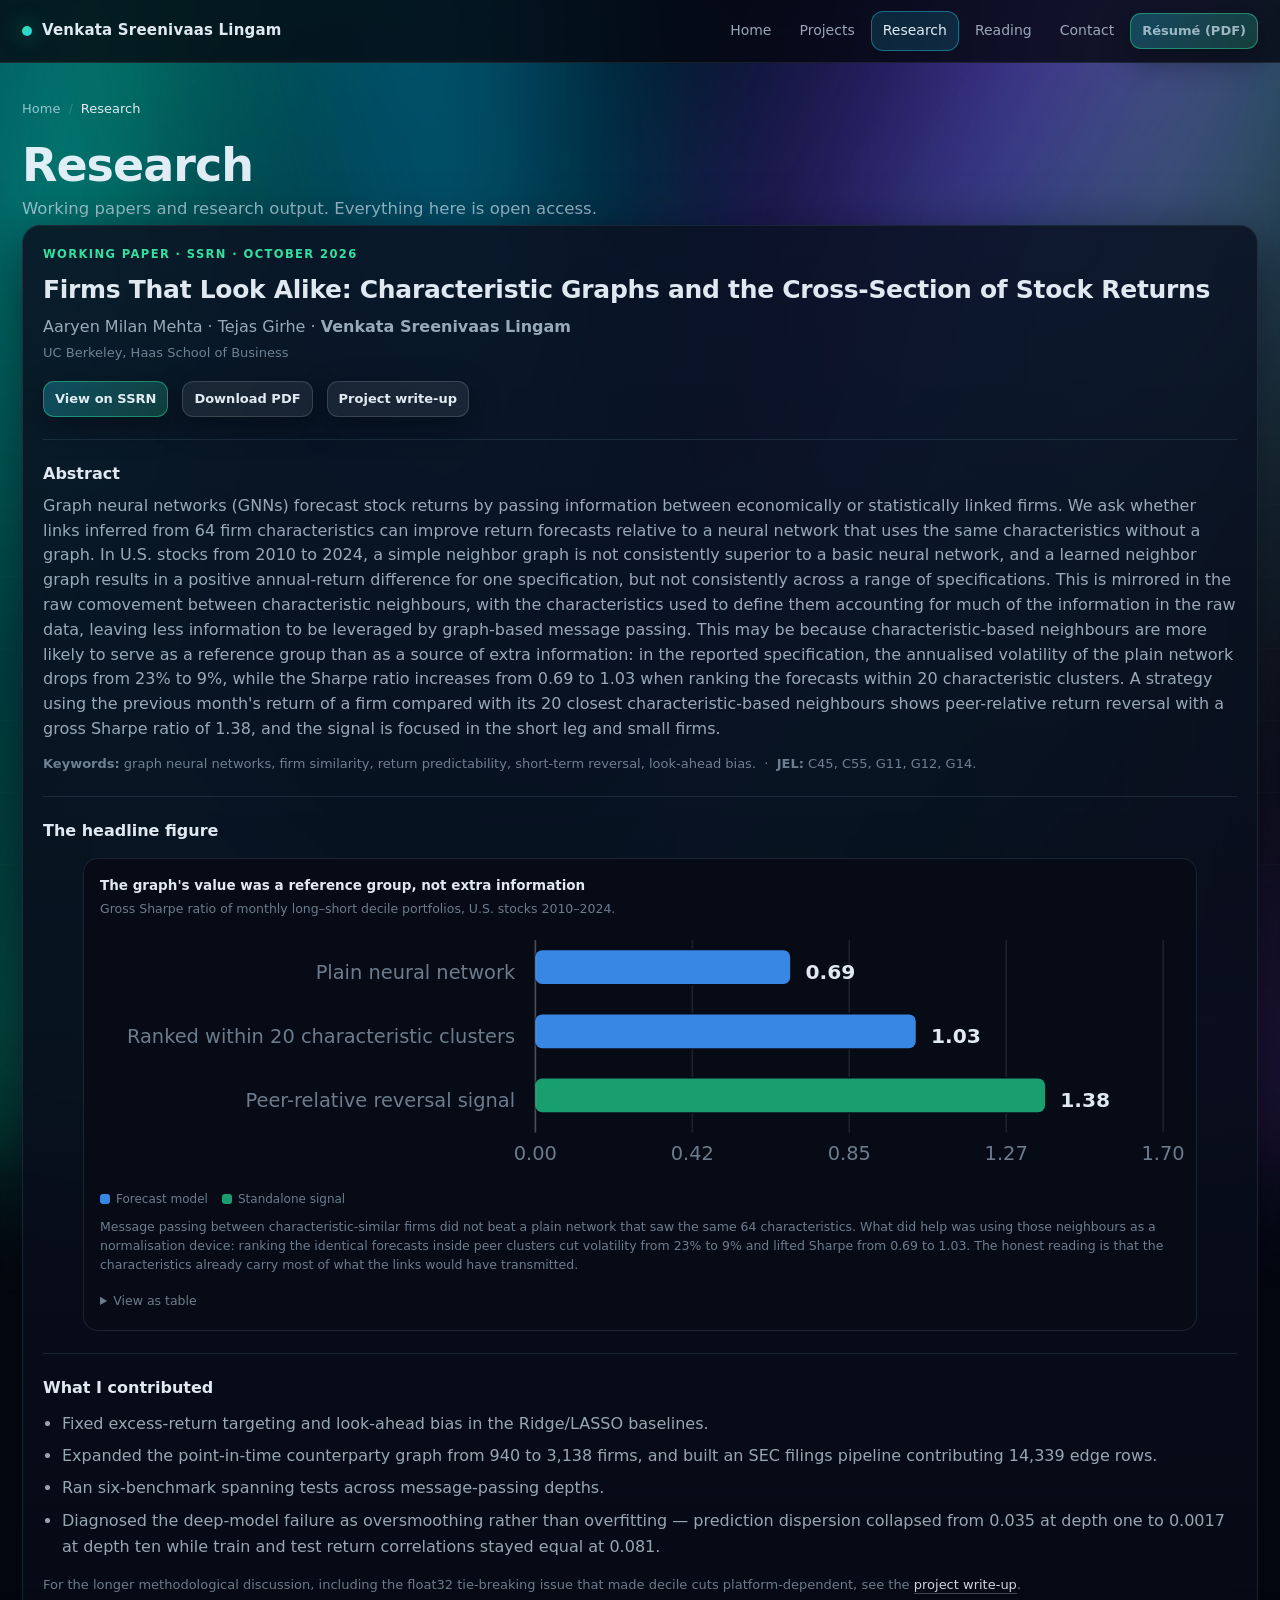
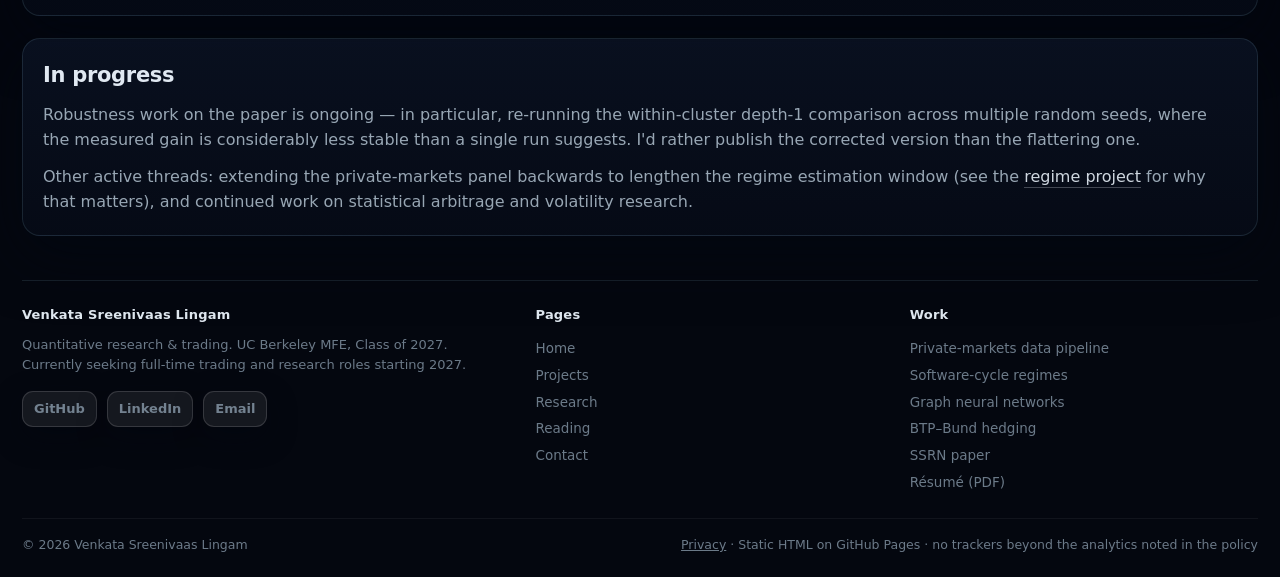
<file: research.html>
<!doctype html>
<html lang="en">
<head>
  <meta charset="utf-8" />
  <meta name="viewport" content="width=device-width, initial-scale=1" />

  <!-- 4. unique title · 5. meta description -->
  <title>Research — Firms That Look Alike (SSRN Working Paper) | Venkata Sreenivaas Lingam</title>
  <meta name="description" content="Firms That Look Alike: Characteristic Graphs and the Cross-Section of Stock Returns — SSRN working paper by Mehta, Girhe and Lingam. Abstract, figures and full PDF. Characteristic neighbours act as a reference group rather than an information channel." />
  <meta name="author" content="Venkata Sreenivaas Lingam" />

  <!-- 7. canonical -->
  <link rel="canonical" href="https://lvsreenivaas.github.io/research.html" />

  <!-- 8. Open Graph / Twitter card -->
  <meta property="og:type" content="article" />
  <meta property="og:site_name" content="Venkata Sreenivaas Lingam" />
  <meta property="og:title" content="Research — Firms That Look Alike (SSRN Working Paper) | Venkata Sreenivaas Lingam" />
  <meta property="og:description" content="Firms That Look Alike: Characteristic Graphs and the Cross-Section of Stock Returns — SSRN working paper by Mehta, Girhe and Lingam. Abstract, figures and full PDF. Characteristic neighbours act as a reference group rather than an information channel." />
  <meta property="og:url" content="https://lvsreenivaas.github.io/research.html" />
  <meta property="og:image" content="https://lvsreenivaas.github.io/assets/og-image.png" />
  <meta property="og:image:width" content="1200" />
  <meta property="og:image:height" content="630" />
  <meta property="og:image:alt" content="Venkata Sreenivaas Lingam — quantitative research and trading, UC Berkeley MFE" />
  <meta name="twitter:card" content="summary_large_image" />
  <meta name="twitter:title" content="Research — Firms That Look Alike (SSRN Working Paper) | Venkata Sreenivaas Lingam" />
  <meta name="twitter:description" content="Firms That Look Alike: Characteristic Graphs and the Cross-Section of Stock Returns — SSRN working paper by Mehta, Girhe and Lingam. Abstract, figures and full PDF. Characteristic neighbours act as a reference group rather than an information channel." />
  <meta name="twitter:image" content="https://lvsreenivaas.github.io/assets/og-image.png" />

  <!-- 18. Search Console: replace the token, then hit Verify -->
  <meta name="google-site-verification" content="PASTE_SEARCH_CONSOLE_TOKEN" />

  <link rel="icon" href="assets/favicon.svg" type="image/svg+xml" />
  <link rel="preload" as="image" href="assets/me.webp" fetchpriority="high" />
  <link rel="stylesheet" href="assets/style.css" />

  <!-- 14. structured data · 15. breadcrumb schema -->
<script type="application/ld+json">{"@context":"https://schema.org","@type":"BreadcrumbList","itemListElement":[{"@type":"ListItem","position":1,"name":"Home","item":"https://lvsreenivaas.github.io/"},{"@type":"ListItem","position":2,"name":"Research","item":"https://lvsreenivaas.github.io/research.html"}]}</script>
<script type="application/ld+json">{"@context":"https://schema.org","@type":"ScholarlyArticle","@id":"https://lvsreenivaas.github.io/research.html#firms-that-look-alike","headline":"Firms That Look Alike: Characteristic Graphs and the Cross-Section of Stock Returns","name":"Firms That Look Alike: Characteristic Graphs and the Cross-Section of Stock Returns","author":[{"@type":"Person","name":"Aaryen Milan Mehta"},{"@type":"Person","name":"Tejas Girhe"},{"@type":"Person","name":"Venkata Sreenivaas Lingam","@id":"https://lvsreenivaas.github.io/#person"}],"datePublished":"2026-10","inLanguage":"en-US","url":"https://papers.ssrn.com/sol3/papers.cfm?abstract_id=7661378","sameAs":"https://papers.ssrn.com/sol3/papers.cfm?abstract_id=7661378","isAccessibleForFree":true,"keywords":["graph neural networks","firm similarity","return predictability","short-term reversal","look-ahead bias"],"abstract":"Graph neural networks forecast stock returns by passing information between economically or statistically linked firms. We ask whether links inferred from 64 firm characteristics improve return forecasts relative to a neural network using the same characteristics without a graph. In U.S. stocks from 2010 to 2024, characteristic neighbours act more as a reference group than as a source of extra information.","publisher":{"@type":"Organization","name":"Social Science Research Network (SSRN)","url":"https://www.ssrn.com/"}}</script>

  <!-- 17. Analytics: replace G-XXXXXXXXXX with your GA4 measurement ID.
       Until then this loads nothing and tracks nothing. -->
  <script>
    window.GA_ID = "G-XXXXXXXXXX";
    if (window.GA_ID.indexOf("X") === -1) {
      var s = document.createElement("script"); s.async = true;
      s.src = "https://www.googletagmanager.com/gtag/js?id=" + window.GA_ID;
      document.head.appendChild(s);
      window.dataLayer = window.dataLayer || [];
      function gtag(){dataLayer.push(arguments);}
      window.gtag = gtag; gtag("js", new Date());
      gtag("config", window.GA_ID, { anonymize_ip: true });
    }
  </script>
</head>
<body>
<a class="skip" href="#main">Skip to content</a>
<nav class="nav" aria-label="Primary">
  <div class="nav-inner">
    <a class="brand" href="index.html"><span class="dot" aria-hidden="true"></span>
      <strong>Venkata Sreenivaas Lingam</strong></a>
    <div class="nav-links"><a href="index.html">Home</a><a href="projects.html">Projects</a><a href="research.html" aria-current="page">Research</a><a href="reading.html">Reading</a><a href="contact.html">Contact</a>
      <a class="btn primary sm" href="assets/RESUME_VENKATA_SREE_LINGAM.pdf" target="_blank" rel="noopener">Résumé (PDF)</a>
    </div>
  </div>
</nav>
<main id="main" class="wrap"><nav class="crumbs" aria-label="Breadcrumb"><a href="index.html">Home</a><span class="sep" aria-hidden="true">/</span><span aria-current="page">Research</span></nav>
<section class="section">
  <h1>Research</h1>
  <p class="lead">Working papers and research output. Everything here is open access.</p>
</section>

<article class="card" id="firms-that-look-alike" style="margin-top:4px">
  <p class="eyebrow">Working paper · SSRN · October 2026</p>
  <h2 style="font-size:25px;line-height:1.25;margin-bottom:10px">
    Firms That Look Alike: Characteristic Graphs and the Cross-Section of Stock Returns</h2>
  <p class="muted" style="margin-bottom:6px">
    Aaryen Milan Mehta · Tejas Girhe · <b>Venkata Sreenivaas Lingam</b><br>
    <span class="note">UC Berkeley, Haas School of Business</span></p>

  <div class="row" style="margin-top:16px">
    <a class="btn primary sm" href="https://papers.ssrn.com/sol3/papers.cfm?abstract_id=7661378" target="_blank" rel="noopener">View on SSRN</a>
    <a class="btn sm" href="assets/firms-that-look-alike-ssrn-7661378.pdf"
       target="_blank" rel="noopener">Download PDF</a>
    <a class="btn sm" href="projects.html#gnn">Project write-up</a>
  </div>

  <hr class="rule">
  <h3>Abstract</h3>
  <p class="muted">Graph neural networks (GNNs) forecast stock returns by passing information
  between economically or statistically linked firms. We ask whether links inferred from 64 firm
  characteristics can improve return forecasts relative to a neural network that uses the same
  characteristics without a graph. In U.S. stocks from 2010 to 2024, a simple neighbor graph is
  not consistently superior to a basic neural network, and a learned neighbor graph results in a
  positive annual-return difference for one specification, but not consistently across a range
  of specifications. This is mirrored in the raw comovement between characteristic neighbours,
  with the characteristics used to define them accounting for much of the information in the raw
  data, leaving less information to be leveraged by graph-based message passing. This may be
  because characteristic-based neighbours are more likely to serve as a reference group than as
  a source of extra information: in the reported specification, the annualised volatility of the
  plain network drops from 23% to 9%, while the Sharpe ratio increases from 0.69 to 1.03 when
  ranking the forecasts within 20 characteristic clusters. A strategy using the previous month's
  return of a firm compared with its 20 closest characteristic-based neighbours shows
  peer-relative return reversal with a gross Sharpe ratio of 1.38, and the signal is focused in
  the short leg and small firms.</p>

  <p class="note"><b>Keywords:</b> graph neural networks, firm similarity, return predictability,
  short-term reversal, look-ahead bias. &nbsp;·&nbsp; <b>JEL:</b> C45, C55, G11, G12, G14.</p>

  <hr class="rule">
  <h3>The headline figure</h3>
  <figure class="chart"><p class="ct">The graph's value was a reference group, not extra information</p><p class="cs">Gross Sharpe ratio of monthly long–short decile portfolios, U.S. stocks 2010–2024.</p><svg viewBox="0 0 640 148" role="img" aria-label="Bar chart: Plain neural network 0.69, Ranked within 20 characteristic clusters 1.03, Peer-relative reversal signal 1.38"><line class="grid" x1="258.0" y1="6" x2="258.0" y2="120"/><text class="lbl" x="258.0" y="136" text-anchor="middle">0.00</text><line class="grid" x1="351.0" y1="6" x2="351.0" y2="120"/><text class="lbl" x="351.0" y="136" text-anchor="middle">0.42</text><line class="grid" x1="444.0" y1="6" x2="444.0" y2="120"/><text class="lbl" x="444.0" y="136" text-anchor="middle">0.85</text><line class="grid" x1="537.0" y1="6" x2="537.0" y2="120"/><text class="lbl" x="537.0" y="136" text-anchor="middle">1.27</text><line class="grid" x1="630.0" y1="6" x2="630.0" y2="120"/><text class="lbl" x="630.0" y="136" text-anchor="middle">1.70</text><g class="mark" tabindex="0" role="listitem" aria-label="Plain neural network: 0.69"><rect class="hit" x="0" y="6" width="640" height="38"/><text class="lbl" x="246" y="29" text-anchor="end">Plain neural network</text><rect class="bar" x="258" y="12" width="151.0" height="20" fill="#3987e5"/><text class="val" x="418.0" y="29">0.69</text><g class="tip"><rect x="240" y="-40" width="186" height="43"/><text x="250" y="-21">Plain neural network: 0.69</text><text x="250" y="-6">Annualised volatility 23%.</text></g></g><g class="mark" tabindex="0" role="listitem" aria-label="Ranked within 20 characteristic clusters: 1.03"><rect class="hit" x="0" y="44" width="640" height="38"/><text class="lbl" x="246" y="67" text-anchor="end">Ranked within 20 characteristic clusters</text><rect class="bar" x="258" y="50" width="225.4" height="20" fill="#3987e5"/><text class="val" x="492.4" y="67">1.03</text><g class="tip"><rect x="165" y="-2" width="410" height="43"/><text x="175" y="17">Ranked within 20 characteristic clusters: 1.03</text><text x="175" y="32">Same forecasts, ranked peer-relative. Volatility falls to 9%.</text></g></g><g class="mark" tabindex="0" role="listitem" aria-label="Peer-relative reversal signal: 1.38"><rect class="hit" x="0" y="82" width="640" height="38"/><text class="lbl" x="246" y="105" text-anchor="end">Peer-relative reversal signal</text><rect class="bar" x="258" y="88" width="302.0" height="20" fill="#199e70"/><text class="val" x="569.0" y="105">1.38</text><g class="tip"><rect x="175" y="36" width="468" height="43"/><text x="185" y="55">Peer-relative reversal signal: 1.38</text><text x="185" y="70">Prior-month return vs the firm&#x27;s 20 nearest characteristic neighbours.</text></g></g><line class="axis" x1="258" y1="6" x2="258" y2="120"/></svg><div class="legend"><span><i class="s1"></i>Forecast model</span><span><i class="s3"></i>Standalone signal</span></div><figcaption>Message passing between characteristic-similar firms did not beat a plain network that saw the same 64 characteristics. What did help was using those neighbours as a normalisation device: ranking the identical forecasts inside peer clusters cut volatility from 23% to 9% and lifted Sharpe from 0.69 to 1.03. The honest reading is that the characteristics already carry most of what the links would have transmitted.</figcaption><details class="tableview"><summary>View as table</summary><div class="scroll-x"><table class="tbl"><caption class="note" style="text-align:left;padding:6px 0">Gross of costs. The deployed GNN configuration earned 1.03 / 1.11 at message-passing depths 1–2, net of 5–7 bps per trade.</caption><thead><tr><th>Specification</th><th>Sharpe</th><th>Annualised vol</th></tr></thead><tbody><tr><td>Plain neural network</td><td class="num">0.69</td><td class="num">23%</td></tr><tr><td>Ranked within 20 clusters</td><td class="num">1.03</td><td class="num">9%</td></tr><tr><td>Peer-relative reversal</td><td class="num">1.38</td><td class="num">—</td></tr></tbody></table></div></details></figure>

  <hr class="rule">
  <h3>What I contributed</h3>
  <ul class="list">
    <li>Fixed excess-return targeting and look-ahead bias in the Ridge/LASSO baselines.</li>
    <li>Expanded the point-in-time counterparty graph from 940 to 3,138 firms, and built an SEC
      filings pipeline contributing 14,339 edge rows.</li>
    <li>Ran six-benchmark spanning tests across message-passing depths.</li>
    <li>Diagnosed the deep-model failure as oversmoothing rather than overfitting — prediction
      dispersion collapsed from 0.035 at depth one to 0.0017 at depth ten while train and test
      return correlations stayed equal at 0.081.</li>
  </ul>
  <p class="note" style="margin-top:14px">For the longer methodological discussion, including the
  float32 tie-breaking issue that made decile cuts platform-dependent, see the
  <a class="link" href="projects.html#gnn">project write-up</a>.</p>
</article>

<section class="section">
  <div class="card">
    <h2>In progress</h2>
    <p class="muted">Robustness work on the paper is ongoing — in particular, re-running the
    within-cluster depth-1 comparison across multiple random seeds, where the measured gain is
    considerably less stable than a single run suggests. I'd rather publish the corrected
    version than the flattering one.</p>
    <p class="muted">Other active threads: extending the private-markets panel backwards to
    lengthen the regime estimation window (see the
    <a class="link" href="projects.html#regimes">regime project</a> for why that matters), and
    continued work on statistical arbitrage and volatility research.</p>
  </div>
</section>
</main><footer class="wrap">
  <div class="foot">
    <div>
      <h4>Venkata Sreenivaas Lingam</h4>
      <p class="note">Quantitative research &amp; trading. UC Berkeley MFE, Class of 2027.
      Currently seeking full-time trading and research roles starting 2027.</p>
      <div class="cta-row">
        <a class="btn sm" href="https://github.com/lvsreenivaas" rel="me noopener" target="_blank">GitHub</a>
        <a class="btn sm" href="https://linkedin.com/in/sreenivaaslv" rel="me noopener" target="_blank">LinkedIn</a>
        <a class="btn sm" href="mailto:venkata_sl@berkeley.edu">Email</a>
      </div>
    </div>
    <div>
      <h4>Pages</h4>
      <a href="index.html">Home</a>
      <a href="projects.html">Projects</a>
      <a href="research.html">Research</a>
      <a href="reading.html">Reading</a>
      <a href="contact.html">Contact</a>
    </div>
    <div>
      <h4>Work</h4>
      <a href="projects.html#prisma">Private-markets data pipeline</a>
      <a href="projects.html#regimes">Software-cycle regimes</a>
      <a href="projects.html#gnn">Graph neural networks</a>
      <a href="projects.html#citi">BTP–Bund hedging</a>
      <a href="research.html#firms-that-look-alike">SSRN paper</a>
      <a href="assets/RESUME_VENKATA_SREE_LINGAM.pdf" target="_blank" rel="noopener">Résumé (PDF)</a>
    </div>
  </div>
  <div class="foot-end">
    <span>© <span id="year">2026</span> Venkata Sreenivaas Lingam</span>
    <span><a href="privacy.html" style="display:inline">Privacy</a> ·
      Static HTML on GitHub Pages · no trackers beyond the analytics noted in the policy</span>
  </div>
</footer>
<script>
  document.getElementById("year").textContent = new Date().getFullYear();
</script>
</body>
</html>
</file>
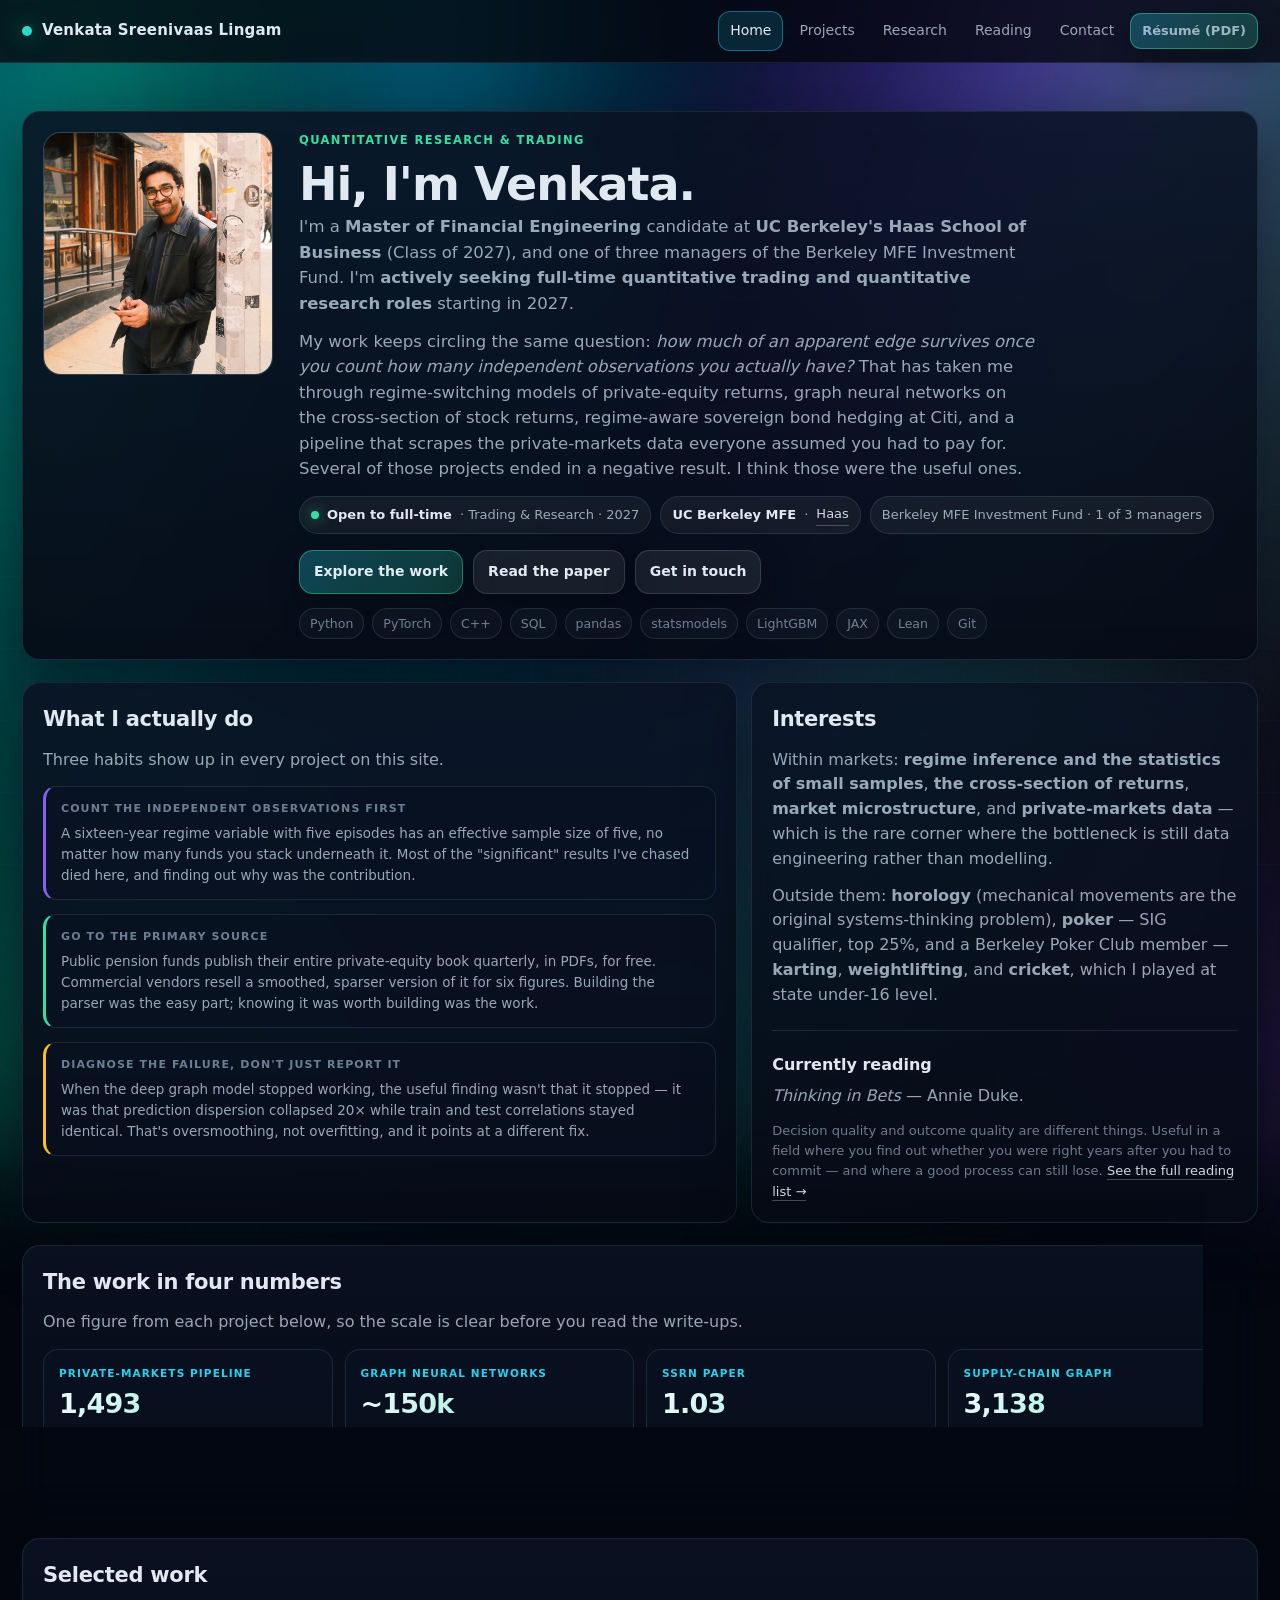
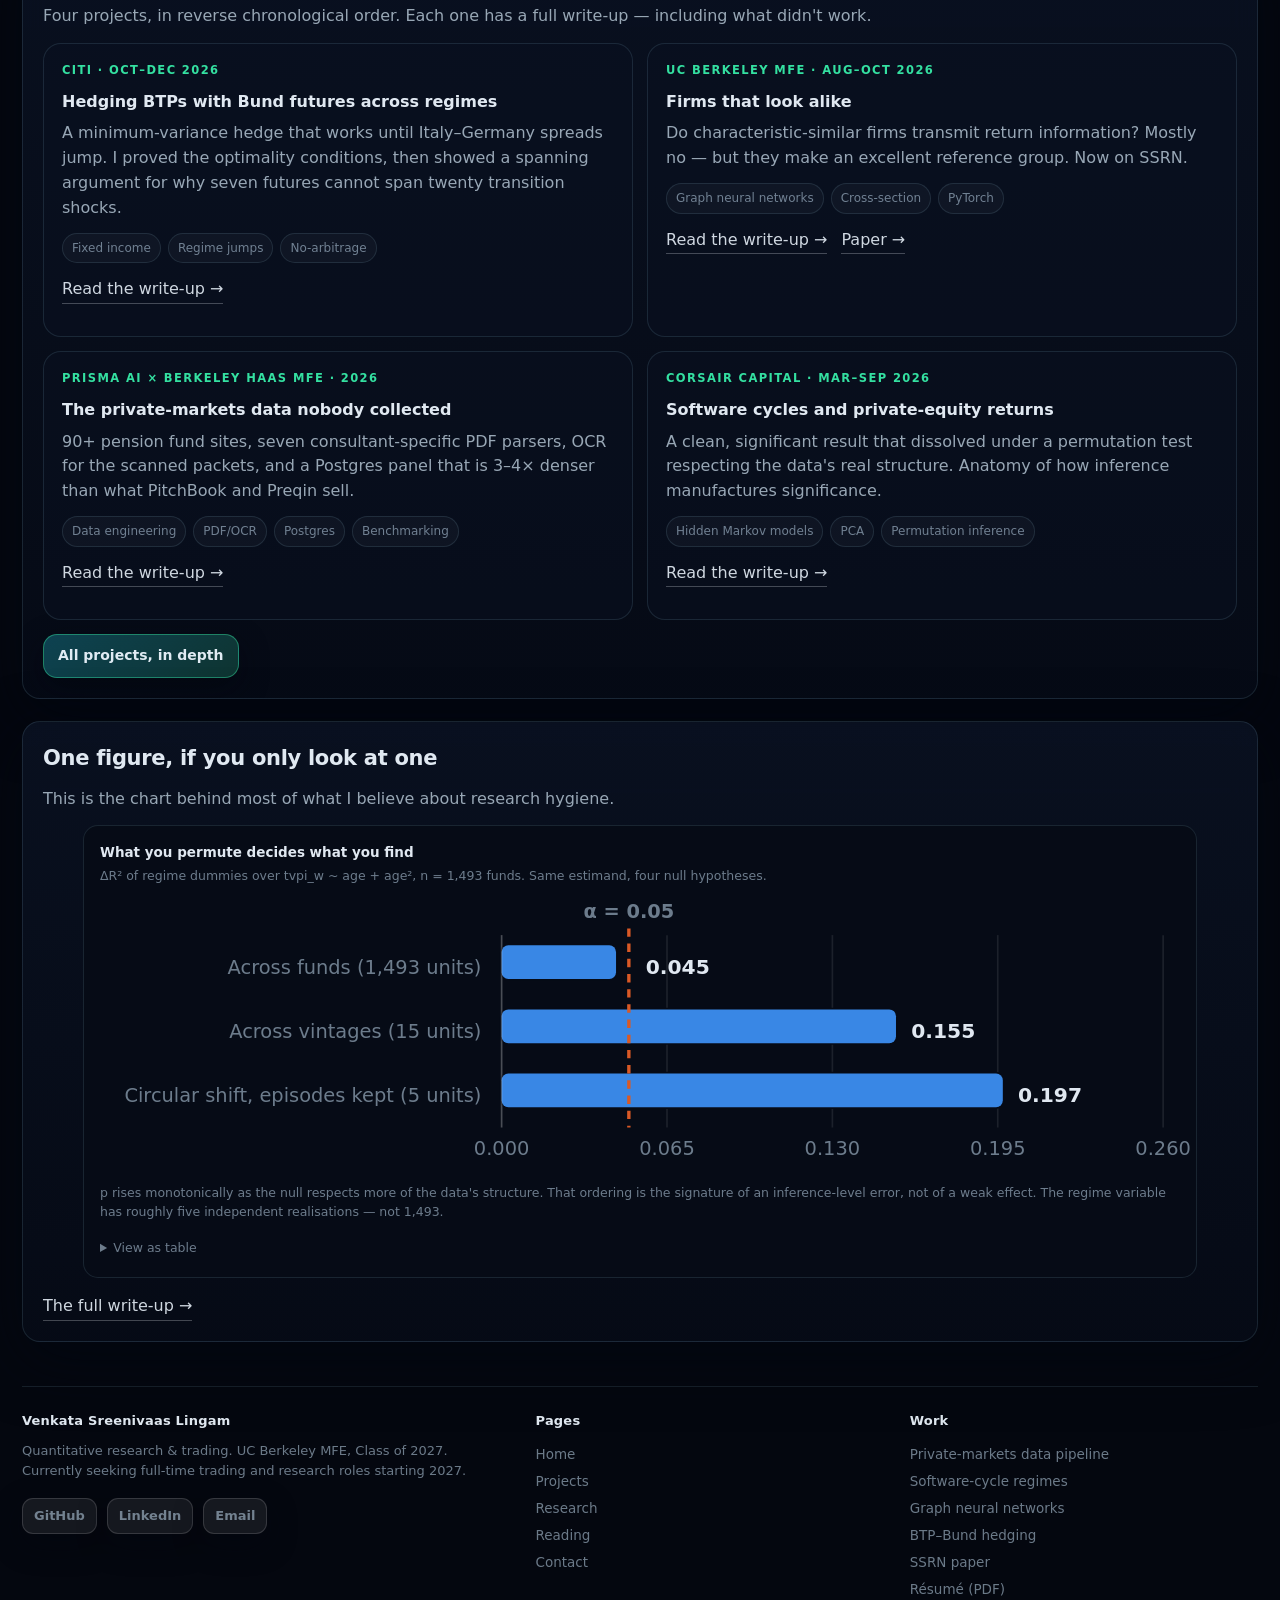
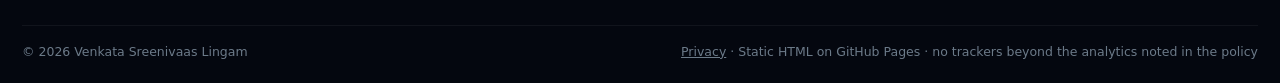
<file: resume.html>
<!doctype html>
<html lang="en">
<head>
  <meta charset="utf-8">
  <title>Redirecting to index.html#main | Venkata Sreenivaas Lingam</title>
  <!-- GitHub Pages serves static files only and cannot send a real HTTP 301.
       rel=canonical + meta refresh is the supported equivalent: search engines
       consolidate ranking signals onto the canonical target, and visitors are
       forwarded immediately. -->
  <link rel="canonical" href="https://lvsreenivaas.github.io/index.html">
  <meta name="robots" content="noindex, follow">
  <meta http-equiv="refresh" content="0; url=index.html#main">
  <link rel="stylesheet" href="assets/style.css">
</head>
<body>
  <main class="wrap center-page">
    <div>
      <h1 style="font-size:24px">This page has moved</h1>
      <p class="lead">Taking you to <a class="link" href="index.html#main">index.html#main</a>&hellip;</p>
      <p class="note">Not redirected? <a class="link" href="index.html#main">Follow this link.</a></p>
    </div>
  </main>
  <script>location.replace("index.html#main");</script>
</body>
</html>
</file>
<file: assets/style.css>
/* Venkata Sreenivaas Lingam — shared stylesheet */

:root{
  /* Aurora borealis × frontier finance.
     Deep polar night base, with green/teal/violet curtains overhead. */
  --bg:#04070F;
  --bg2:#060B16;
  --aurora-green:#34E0A1;
  --aurora-teal:#22D3EE;
  --aurora-violet:#8B5CF6;
  --aurora-rose:#E879C9;

  --panel:rgba(10,18,34,0.88);
  --panel2:rgba(6,11,22,0.93);
  --stroke:rgba(165,220,245,0.12);
  --stroke2:rgba(165,220,245,0.24);
  --text:rgba(238,246,255,0.94);
  --muted:rgba(214,232,247,0.70);
  --muted2:rgba(196,220,240,0.54);

  --accent:var(--aurora-teal);
  --accent2:var(--aurora-green);
  --good:#34E0A1;
  --warn:#FBBF24;
  --bad:#F0657A;

  --radius:18px;
  --shadow:0 18px 60px rgba(2,6,16,0.6);
  --shadow2:0 10px 30px rgba(2,6,16,0.45);
  --mono:ui-monospace,SFMono-Regular,"SF Mono",Menlo,Consolas,monospace;
}

*{box-sizing:border-box}
html{scroll-behavior:smooth;scroll-padding-top:76px}
@media (prefers-reduced-motion:reduce){
  html{scroll-behavior:auto}
  *{animation-duration:.01ms!important;transition-duration:.01ms!important}
  body::before,body::after{animation:none}
}

body{
  margin:0;
  font-family:ui-sans-serif,system-ui,-apple-system,"Segoe UI",Roboto,Helvetica,Arial,sans-serif;
  background:var(--bg);
  color:var(--text);
  overflow-x:hidden;
  -webkit-font-smoothing:antialiased;
  line-height:1.55;
  position:relative;
  isolation:isolate;
}

/* The aurora: three drifting curtains over a polar-night gradient.
   Fixed, behind everything, and inert to pointer events. */
body::before,
body::after{
  content:"";
  position:fixed;
  inset:-30vh -20vw;
  z-index:-2;
  pointer-events:none;
}
body::before{
  background:
    /* three angled curtains — the aurora proper */
    linear-gradient(104deg, transparent 8%,  rgba(52,224,161,0.40) 20%, transparent 34%),
    linear-gradient( 86deg, transparent 26%, rgba(34,211,238,0.38) 40%, transparent 56%),
    linear-gradient(112deg, transparent 44%, rgba(139,92,246,0.42) 60%, transparent 76%),
    linear-gradient( 94deg, transparent 66%, rgba(232,121,201,0.22) 78%, transparent 92%),
    /* the glow they sit in */
    radial-gradient(70vw 60vh at 20% -10%, rgba(52,224,161,0.30), transparent 66%),
    radial-gradient(64vw 54vh at 82% -6%,  rgba(139,92,246,0.32), transparent 64%),
    linear-gradient(180deg, #071226 0%, #050C18 42%, var(--bg) 78%, #03060D 100%);
  filter:blur(52px) saturate(135%);
  opacity:0.95;
  -webkit-mask-image:linear-gradient(180deg,#000 0%,#000 32%,rgba(0,0,0,0.45) 68%,rgba(0,0,0,0.3) 100%);
          mask-image:linear-gradient(180deg,#000 0%,#000 32%,rgba(0,0,0,0.45) 68%,rgba(0,0,0,0.3) 100%);
  animation:aurora-drift 38s ease-in-out infinite alternate;
}
body::after{
  background:
    linear-gradient( 76deg, transparent 10%, rgba(34,211,238,0.30) 24%, transparent 40%),
    linear-gradient(120deg, transparent 52%, rgba(52,224,161,0.28) 66%, transparent 82%),
    radial-gradient(60vw 70vh at 16% 92%, rgba(52,224,161,0.26), transparent 62%),
    radial-gradient(54vw 62vh at 88% 96%, rgba(139,92,246,0.22), transparent 60%);
  filter:blur(68px) saturate(125%);
  opacity:0.85;
  animation:aurora-shimmer 52s ease-in-out infinite alternate-reverse;
}
@keyframes aurora-drift{
  0%   {transform:translate3d(-6%,-3%,0) scale(1.00) rotate(-2deg); filter:blur(52px) saturate(130%) hue-rotate(-8deg)}
  50%  {transform:translate3d( 3%, 4%,0) scale(1.12) rotate( 1.5deg); filter:blur(58px) saturate(145%) hue-rotate(10deg)}
  100% {transform:translate3d( 7%,-4%,0) scale(1.06) rotate( 3deg); filter:blur(50px) saturate(132%) hue-rotate(-4deg)}
}
@keyframes aurora-shimmer{
  0%   {transform:translate3d( 4%, 2%,0) scale(1.05) rotate( 2deg)}
  100% {transform:translate3d(-5%,-3%,0) scale(1.14) rotate(-3deg)}
}

/* A faint market grid under the aurora — the "finance" half of the brief. */
body{
  background-image:
    linear-gradient(rgba(165,220,245,0.035) 1px, transparent 1px),
    linear-gradient(90deg, rgba(165,220,245,0.035) 1px, transparent 1px);
  background-size:72px 72px, 72px 72px;
  background-position:center top;
  background-attachment:fixed;
}

a{color:inherit}
img{max-width:100%}
code{font-family:var(--mono);font-size:0.92em;background:rgba(255,255,255,0.06);padding:1px 5px;border-radius:5px}

.wrap{max-width:1120px;margin:0 auto;padding:22px}
.skip{position:absolute;left:-9999px;top:0;background:var(--aurora-teal);color:#04070F;padding:10px 14px;border-radius:0 0 10px 0;z-index:200}
.skip:focus{left:0}
:focus-visible{outline:2px solid var(--accent2);outline-offset:3px;border-radius:6px}

/* ---------- nav ---------- */
.nav{
  position:sticky;top:0;z-index:50;
  backdrop-filter:blur(14px);-webkit-backdrop-filter:blur(14px);
  background:rgba(4,7,15,0.78);
  border-bottom:1px solid rgba(255,255,255,0.08);
}
.nav-inner{display:flex;align-items:center;justify-content:space-between;gap:14px;max-width:1120px;margin:0 auto;padding:11px 22px}
.brand{display:flex;align-items:center;gap:10px;text-decoration:none;font-size:15px}
.dot{width:10px;height:10px;border-radius:999px;background:linear-gradient(135deg,var(--aurora-green),var(--aurora-teal));box-shadow:0 0 22px rgba(52,224,161,0.7);flex:0 0 auto}
.brand strong{letter-spacing:0.2px;font-weight:650}
.nav-links{display:flex;align-items:center;gap:4px;flex-wrap:wrap}
.nav-links a{text-decoration:none;color:var(--muted);padding:8px 11px;border-radius:12px;border:1px solid transparent;transition:160ms ease;font-size:14px}
.nav-links a:hover{color:var(--text);border-color:var(--stroke);background:rgba(255,255,255,0.045)}
.nav-links a[aria-current="page"]{color:var(--text);background:rgba(34,211,238,0.14);border-color:rgba(34,211,238,0.42)}

.btn{
  display:inline-flex;align-items:center;justify-content:center;gap:8px;
  padding:10px 14px;border-radius:14px;
  border:1px solid rgba(255,255,255,0.14);
  background:rgba(255,255,255,0.07);
  text-decoration:none;color:var(--text);
  box-shadow:var(--shadow2);transition:160ms ease;white-space:nowrap;
  font-size:14px;font-weight:550;cursor:pointer;font-family:inherit;
}
.btn:hover{transform:translateY(-1px);border-color:var(--stroke2);background:rgba(255,255,255,0.11)}
.btn.primary{border-color:rgba(52,224,161,0.45);background:linear-gradient(135deg,rgba(34,211,238,0.28),rgba(52,224,161,0.20))}
.btn.primary:hover{background:linear-gradient(135deg,rgba(34,211,238,0.40),rgba(52,224,161,0.30))}
.btn.sm{padding:7px 11px;font-size:13px;border-radius:11px}

/* ---------- breadcrumbs ---------- */
.crumbs{font-size:13px;color:var(--muted2);padding:14px 0 0;display:flex;gap:8px;flex-wrap:wrap;align-items:center}
.crumbs a{text-decoration:none;color:var(--muted)}
.crumbs a:hover{color:var(--text);text-decoration:underline}
.crumbs span[aria-current]{color:var(--text)}
.crumbs .sep{opacity:0.45}

/* ---------- cards & layout ---------- */
.card{
  border:1px solid var(--stroke);
  background:linear-gradient(180deg,var(--panel),var(--panel2));
  backdrop-filter:blur(16px) saturate(130%);
  -webkit-backdrop-filter:blur(16px) saturate(130%);
  border-radius:var(--radius);box-shadow:var(--shadow);
  padding:20px;overflow:hidden;
}
.grid{display:grid;grid-template-columns:repeat(12,1fr);gap:14px}
.col-12{grid-column:span 12}.col-8{grid-column:span 8}.col-7{grid-column:span 7}
.col-6{grid-column:span 6}.col-5{grid-column:span 5}.col-4{grid-column:span 4}.col-3{grid-column:span 3}
@media (max-width:980px){.col-8,.col-7,.col-6,.col-5,.col-4,.col-3{grid-column:span 12}}
@media (max-width:980px){.wrap{padding:16px}}

.section{padding:22px 0 0}
h1{font-size:clamp(30px,5.2vw,46px);line-height:1.06;letter-spacing:-1px;margin:0 0 6px;font-weight:700}
h2{font-size:21px;letter-spacing:-0.3px;margin:0 0 12px;font-weight:650}
h3{font-size:16px;margin:0 0 7px;font-weight:620}
h4{font-size:13.5px;margin:0 0 6px;font-weight:620;letter-spacing:0.2px}
p{margin:0 0 12px}
p:last-child{margin-bottom:0}
.muted{color:var(--muted)}
.note{color:var(--muted2);font-size:13px}
.lead{font-size:16.5px;color:var(--muted);max-width:70ch}
.eyebrow{font-size:11.5px;letter-spacing:1.4px;text-transform:uppercase;color:var(--accent2);font-weight:650;margin:0 0 10px}
.list{margin:10px 0 0;padding-left:19px;color:var(--muted);line-height:1.65}
.list li{margin-bottom:6px}
hr.rule{border:0;border-top:1px solid var(--stroke);margin:22px 0}

/* ---------- hero ---------- */
.hero-content{display:grid;grid-template-columns:230px 1fr;gap:26px;align-items:start}
@media (max-width:860px){.hero-content{grid-template-columns:1fr}}
.avatar{width:230px;max-width:100%;aspect-ratio:1/1.06;border-radius:18px;border:1px solid rgba(255,255,255,0.14);overflow:hidden;background:rgba(255,255,255,0.04)}
.avatar img{width:100%;height:100%;object-fit:cover;display:block}

.badges{display:flex;flex-wrap:wrap;gap:9px;margin-top:14px}
.badge{display:inline-flex;align-items:center;gap:8px;padding:7px 11px;border-radius:999px;border:1px solid var(--stroke);background:rgba(255,255,255,0.05);color:var(--muted);font-size:13px}
.badge b{color:var(--text);font-weight:620}
.badge .pill{width:8px;height:8px;border-radius:999px;background:var(--good);box-shadow:0 0 14px rgba(52,224,161,0.7);flex:0 0 auto}
.badge.hot .pill{background:var(--warn);box-shadow:0 0 14px rgba(245,158,11,0.6)}
.cta-row{display:flex;gap:10px;flex-wrap:wrap;margin-top:16px}
.meta{display:flex;gap:8px;flex-wrap:wrap;margin-top:14px;color:var(--muted2);font-size:12.5px}
.meta span{padding:5px 10px;border-radius:999px;border:1px solid var(--stroke);background:rgba(255,255,255,0.03)}

/* ---------- stats ---------- */
.stats{display:grid;grid-template-columns:repeat(auto-fit,minmax(170px,1fr));gap:12px}
.stat{display:flex;flex-direction:column;border:1px solid var(--stroke);
  background:rgba(10,18,34,0.72);border-radius:15px;padding:15px;
  text-decoration:none;color:inherit;transition:160ms ease}
a.stat:hover{border-color:var(--stroke2);background:rgba(16,28,50,0.85);transform:translateY(-2px)}
.stat .p{font-size:10.5px;letter-spacing:1.1px;text-transform:uppercase;
  color:var(--aurora-teal);font-weight:650;margin-bottom:8px}
.stat .n{font-size:27px;font-weight:700;letter-spacing:-0.8px;line-height:1.1;
  background:linear-gradient(135deg,#F2FBFF,#5FE3C0);-webkit-background-clip:text;
  background-clip:text;color:transparent}
.stat .l{font-size:12.5px;color:var(--muted2);margin-top:6px;line-height:1.45}

/* ---------- tags ---------- */
.tags{display:flex;gap:7px;flex-wrap:wrap;margin-top:10px}
.tag{font-size:12px;color:var(--muted2);border:1px solid var(--stroke);background:rgba(255,255,255,0.03);padding:5px 9px;border-radius:999px}
.tag.on{color:var(--text);border-color:rgba(52,224,161,0.45);background:rgba(52,224,161,0.14)}

.link{text-decoration:none;border-bottom:1px solid rgba(245,247,255,0.28);padding-bottom:1px;color:var(--text);opacity:0.92;transition:140ms}
.link:hover{opacity:1;border-bottom-color:var(--accent2)}
.row{display:flex;gap:14px;flex-wrap:wrap;margin-top:14px;align-items:center}

/* ---------- project cards ---------- */
.tabs{display:flex;gap:8px;flex-wrap:wrap;margin:6px 0 16px}
.tab{cursor:pointer;user-select:none;padding:8px 12px;border-radius:999px;border:1px solid var(--stroke);background:rgba(255,255,255,0.04);color:var(--muted);font-size:13px;transition:140ms;font-family:inherit}
.tab:hover{color:var(--text)}
.tab.active{color:var(--text);border-color:rgba(34,211,238,0.45);background:linear-gradient(135deg,rgba(34,211,238,0.20),rgba(52,224,161,0.12))}

.proj{border:1px solid var(--stroke);background:rgba(10,18,34,0.55);border-radius:18px;padding:18px;transition:180ms ease;position:relative;overflow:hidden;margin-bottom:14px}
.proj:hover{border-color:var(--stroke2);background:rgba(14,24,44,0.72)}
.proj-head{display:flex;justify-content:space-between;gap:12px;align-items:flex-start;flex-wrap:wrap}
.proj-when{font-size:12px;color:var(--muted2);white-space:nowrap;font-family:var(--mono)}
.callout{margin-top:14px;padding:13px 15px;border-radius:13px;border:1px solid var(--stroke);background:rgba(10,18,34,0.55);border-left:3px solid var(--aurora-violet)}
.callout.find{border-left-color:var(--good)}
.callout.warn{border-left-color:var(--warn)}
.callout h4{color:var(--text);text-transform:uppercase;font-size:11px;letter-spacing:1.1px;color:var(--muted2)}
.callout p{font-size:13.5px;color:var(--muted);margin:0}

/* ---------- charts ---------- */
.chart{border:1px solid var(--stroke);background:var(--viz-surface);border-radius:15px;padding:16px;margin-top:14px}
.chart figcaption{font-size:12.5px;color:var(--muted2);margin-top:10px;line-height:1.5}
.chart .ct{font-size:13.5px;font-weight:620;color:var(--text);margin:0 0 3px}
.chart .cs{font-size:12.5px;color:var(--muted2);margin:0 0 12px}
.chart svg{display:block;width:100%;height:auto;overflow:visible}
.chart svg text{font-family:ui-sans-serif,system-ui,sans-serif;fill:var(--muted2)}
.legend{display:flex;gap:14px;flex-wrap:wrap;font-size:12px;color:var(--muted2);margin-top:10px}
.legend i{display:inline-block;width:10px;height:10px;border-radius:3px;margin-right:6px;vertical-align:-1px}

/* ---------- table ---------- */
.tbl{width:100%;border-collapse:collapse;font-size:13.5px;margin-top:12px}
.tbl th,.tbl td{text-align:left;padding:9px 11px;border-bottom:1px solid rgba(255,255,255,0.07)}
.tbl th{color:var(--muted2);font-weight:600;font-size:12px;text-transform:uppercase;letter-spacing:0.7px}
.tbl td{color:var(--muted)}
.tbl td b,.tbl td strong{color:var(--text)}
.tbl tr:last-child td{border-bottom:0}
.tbl .num{font-family:var(--mono);font-variant-numeric:tabular-nums}
.scroll-x{overflow-x:auto;-webkit-overflow-scrolling:touch}

/* ---------- form ---------- */
.field{margin-bottom:14px}
.field label{display:block;font-size:13px;color:var(--muted);margin-bottom:6px;font-weight:550}
.field input,.field textarea{
  width:100%;padding:11px 13px;border-radius:12px;
  border:1px solid var(--stroke);background:rgba(255,255,255,0.045);
  color:var(--text);font-family:inherit;font-size:14.5px;transition:140ms;
}
.field input:focus,.field textarea:focus{border-color:rgba(34,211,238,0.65);background:rgba(255,255,255,0.07);outline:none}
.field textarea{min-height:130px;resize:vertical}
.hp{position:absolute;left:-9999px;width:1px;height:1px;overflow:hidden}
.formnote{font-size:12.5px;color:var(--muted2);margin-top:12px}

/* ---------- footer ---------- */
footer{padding:34px 0 44px;color:var(--muted2);font-size:13.5px}
.foot{display:grid;grid-template-columns:1.4fr 1fr 1fr;gap:26px;border-top:1px solid var(--stroke);padding-top:24px}
@media (max-width:760px){.foot{grid-template-columns:1fr 1fr}}
.foot h4{color:var(--text);font-size:13px;margin-bottom:10px}
.foot a{color:var(--muted2);text-decoration:none;display:block;padding:3px 0}
.foot a:hover{color:var(--text)}
.foot-end{margin-top:22px;padding-top:16px;border-top:1px solid rgba(255,255,255,0.055);display:flex;justify-content:space-between;gap:12px;flex-wrap:wrap;font-size:12.5px}

/* ---------- 404 ---------- */
.center-page{min-height:58vh;display:grid;place-items:center;text-align:center}
.big404{font-size:clamp(78px,17vw,150px);font-weight:800;letter-spacing:-5px;line-height:1;background:linear-gradient(135deg,var(--aurora-violet),var(--aurora-teal),var(--aurora-green));-webkit-background-clip:text;background-clip:text;color:transparent;margin:0}

/* ---------- prose (privacy etc.) ---------- */
.prose{max-width:72ch}
.prose h2{margin-top:28px}
.prose h3{margin-top:20px;color:var(--text)}
.prose p,.prose li{color:var(--muted);font-size:15px}
.prose ul{padding-left:20px;line-height:1.7}

/* ---------- data-viz tokens ----------
   Validated with dataviz validate_palette.js --mode dark --surface #0d111c
   --pairs all : lightness band, chroma floor, CVD separation, normal-vision
   floor and contrast all PASS. Do not hand-tweak these; re-run the validator. */
:root{
  --s1:#3987e5;  /* categorical slot 1 — blue  */
  --s2:#d95926;  /* categorical slot 2 — orange */
  --s3:#199e70;  /* categorical slot 3 — aqua  */
  --neutral:#6b7280;       /* diverging midpoint — gray, never a hue */
  --gridline:rgba(255,255,255,0.09);
  --axis:rgba(255,255,255,0.20);
  --viz-surface:#060B16;
}
.chart svg .grid{stroke:var(--gridline);stroke-width:1}
.chart svg .axis{stroke:var(--axis);stroke-width:1}
.chart svg .lbl{font-size:11.5px;fill:var(--muted2)}
.chart svg .val{font-size:12px;font-weight:650;fill:var(--text);font-variant-numeric:tabular-nums}
.chart svg .ser{stroke-width:2;fill:none}
.chart svg .bar{rx:4}
/* 2px surface gap between adjacent fills */
.chart svg .bar,.chart svg .cell{stroke:var(--viz-surface);stroke-width:2;paint-order:stroke}
.chart svg .thresh{stroke:var(--s2);stroke-width:2;stroke-dasharray:5 4}
.chart .legend i.s1{background:var(--s1)}
.chart .legend i.s2{background:var(--s2)}
.chart .legend i.s3{background:var(--s3)}
.chart .legend i.nt{background:var(--neutral)}
/* hover layer */
.chart svg .hit{fill:transparent;cursor:pointer}
.chart svg g.mark{transition:opacity 140ms}
.chart svg:hover g.mark{opacity:0.55}
.chart svg g.mark:hover,.chart svg g.mark:focus-within{opacity:1}
.chart svg g.mark .tip{opacity:0;pointer-events:none;transition:opacity 120ms}
.chart svg g.mark:hover .tip,.chart svg g.mark:focus-within .tip{opacity:1}
.chart svg .tip rect{fill:#141a28;stroke:rgba(255,255,255,0.22);rx:7}
.chart svg .tip text{fill:var(--text);font-size:11.5px}
.chart .tableview{margin-top:12px}
.chart .tableview summary{font-size:12.5px;color:var(--muted2);cursor:pointer;padding:4px 0}
.chart .tableview summary:hover{color:var(--text)}

/* ---------- small screens ----------
   The nav was the thing forcing horizontal scroll: brand + five links + a
   button could not fit on one row and nothing was allowed to wrap. */
@media (max-width:760px){
  .nav-inner{flex-wrap:wrap;justify-content:center;gap:8px;padding:10px 14px}
  .brand{font-size:14px;width:100%;justify-content:center}
  .brand strong{white-space:nowrap}
  .nav-links{justify-content:center;gap:2px}
  .nav-links a{padding:7px 9px;font-size:13.5px}
  html{scroll-padding-top:110px}
  .stats{grid-template-columns:repeat(auto-fit,minmax(135px,1fr));gap:10px}
  .card{padding:16px}
  h1{letter-spacing:-0.6px}
  .proj-head{flex-direction:column;gap:4px}
  .proj-when{white-space:normal}
  .foot{grid-template-columns:1fr;gap:20px}
  body{background-size:48px 48px,48px 48px}
}
@media (max-width:420px){
  .nav-links a{padding:6px 7px;font-size:13px}
  .btn{padding:9px 12px}
}

/* Nothing may push the page wider than the viewport. */
.wrap,.card,.proj,.chart,.nav-inner{max-width:100%}
.chart svg{max-width:100%}
pre,code,.tbl{max-width:100%;overflow-wrap:anywhere}

/* Flex items default to min-width:auto, which refuses to shrink below their
   content and is what actually forced the horizontal scroll on phones. */
.nav-inner,.nav-links,.cta-row,.meta,.tags,.badges,.row,.stats,.legend,
.hero-content,.grid,.foot,.proj-head,.mini{min-width:0}
.nav-links,.cta-row,.meta,.tags,.badges,.row,.legend{max-width:100%}
.brand strong{overflow-wrap:anywhere}
</file>
